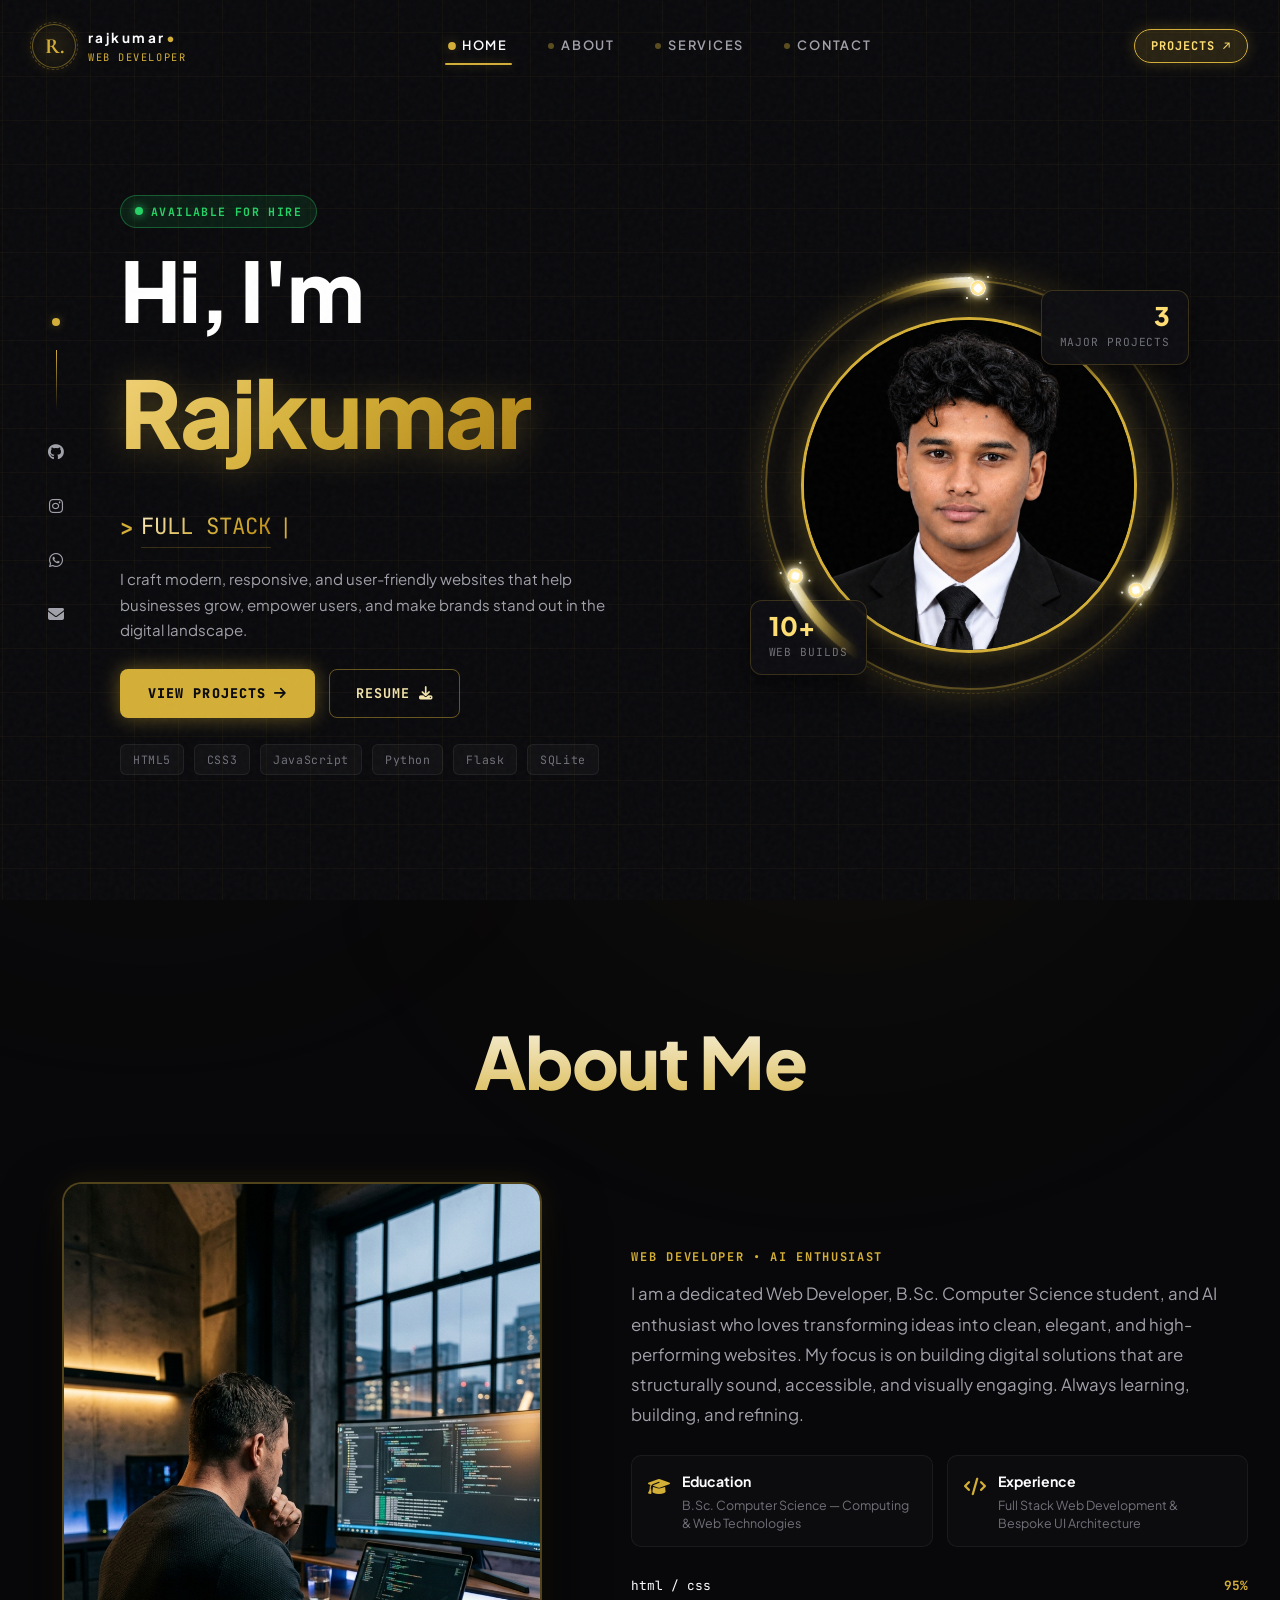
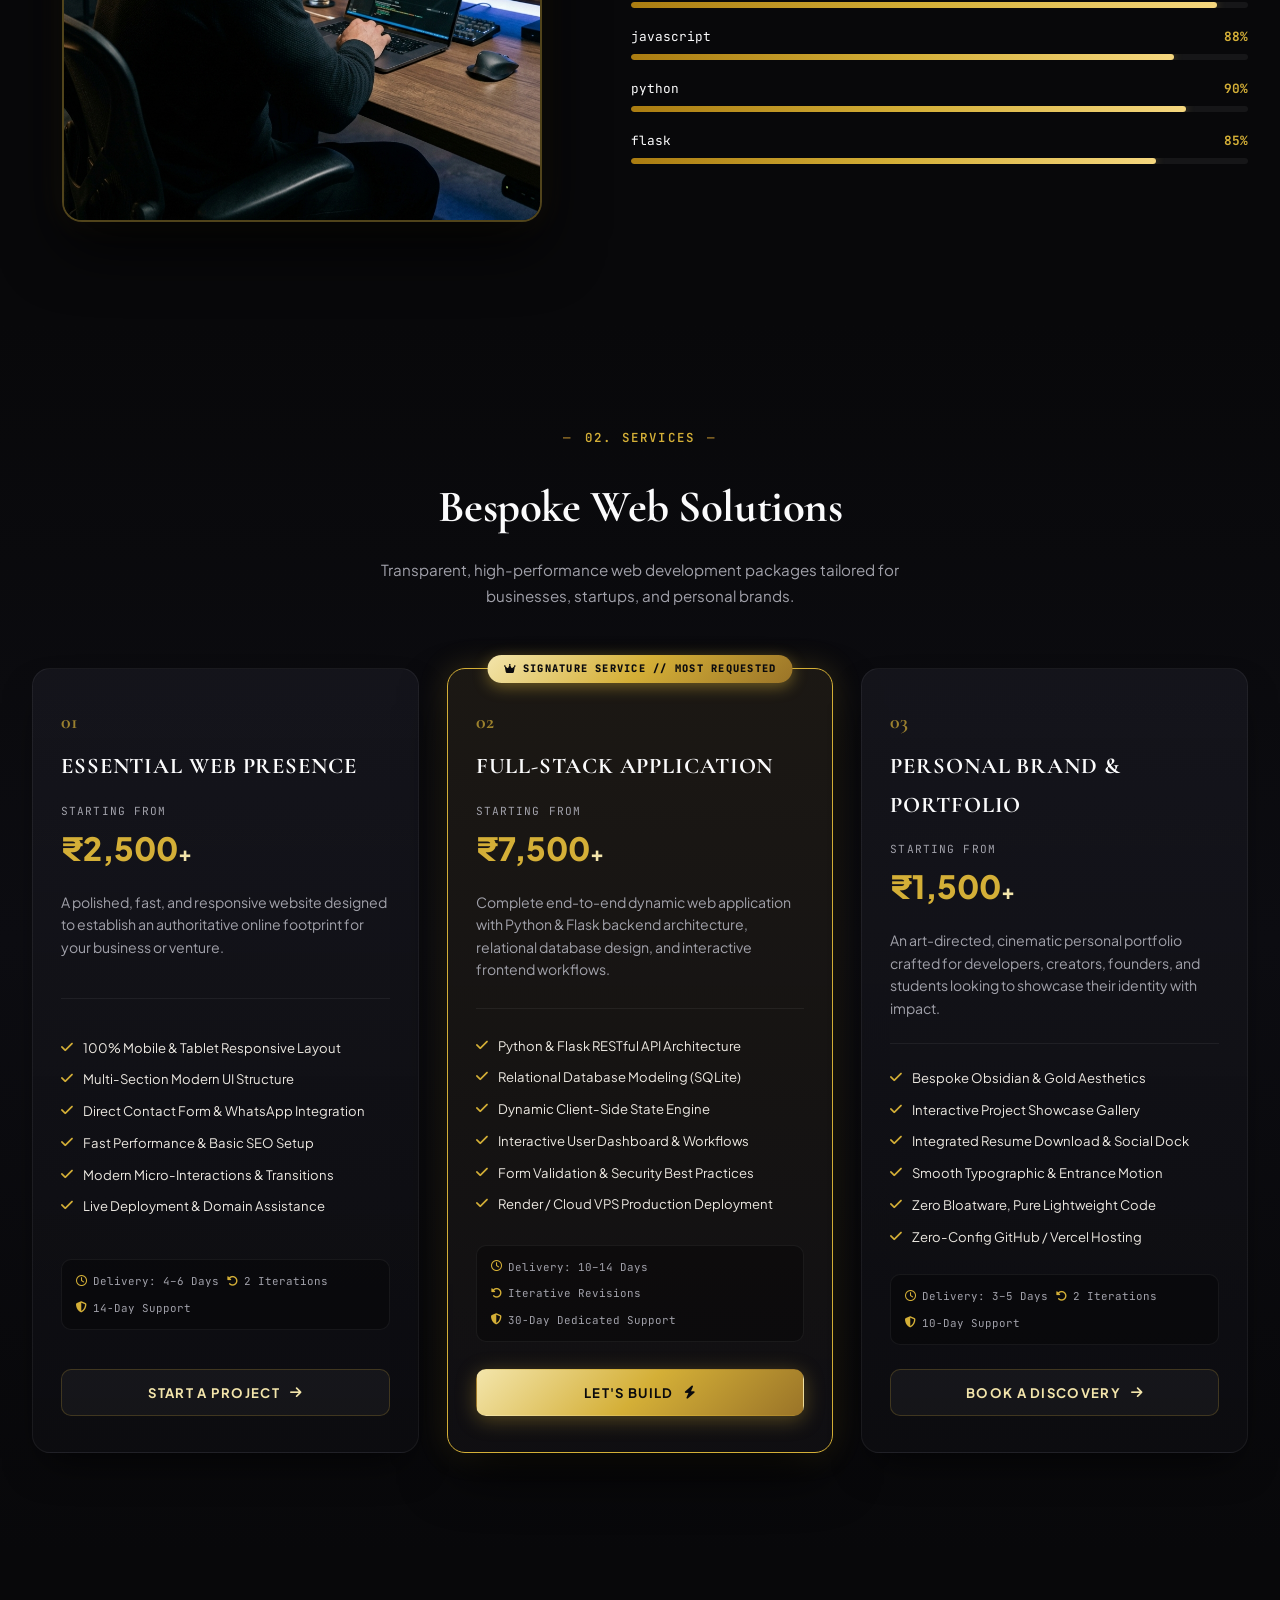
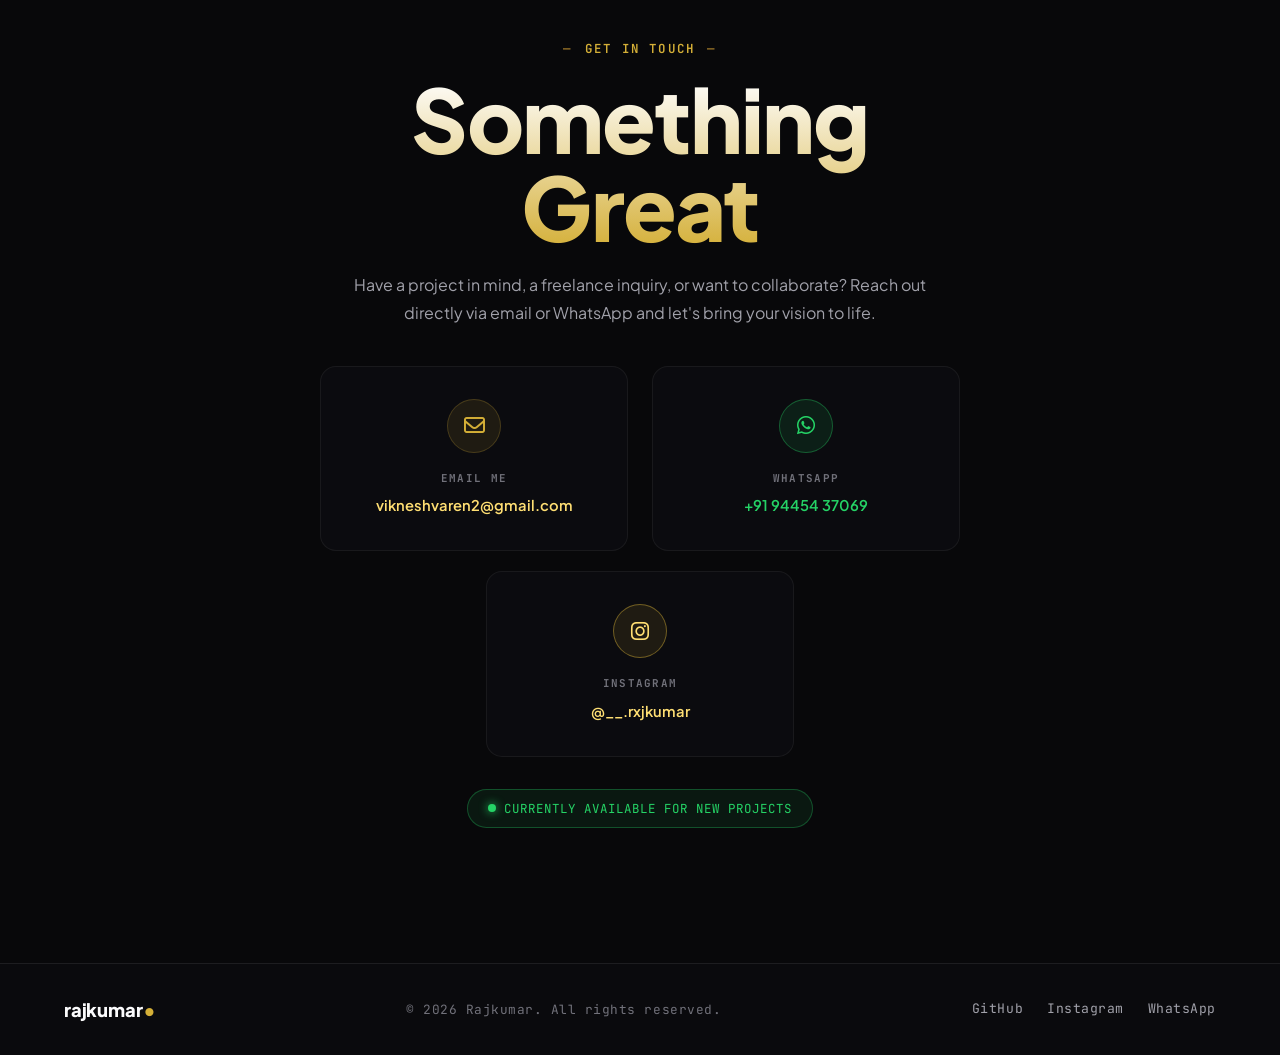
<file: index.html>
<!DOCTYPE html>
<html lang="en">

<head>
    <meta charset="UTF-8">
    <meta name="viewport" content="width=device-width, initial-scale=1.0">
    <title>Rajkumar — Web Developer &bull; AI Enthusiast &bull; Portfolio</title>
    <meta name="description"
        content="Rajkumar — Web Developer, B.Sc. Computer Science student & AI enthusiast crafting modern, responsive, and high-performance digital experiences.">
    <meta name="keywords"
        content="Rajkumar, Web Developer, Full-Stack, Python, Flask, JavaScript, HTML, CSS, Portfolio, Pet Nexa, Royal Rose Milk, Aurelis, Tamil Nadu">
    <meta name="author" content="Rajkumar">

    <!-- Google Fonts: Cormorant Garamond, Plus Jakarta Sans, Inter, JetBrains Mono -->
    <link rel="preconnect" href="https://fonts.googleapis.com">
    <link rel="preconnect" href="https://fonts.gstatic.com" crossorigin>
    <link
        href="https://fonts.googleapis.com/css2?family=Cormorant+Garamond:ital,wght@0,400;0,500;0,600;0,700;1,400;1,600&family=Great+Vibes&family=Inter:wght@300;400;500;600;700&family=JetBrains+Mono:wght@400;500;600&family=Plus+Jakarta+Sans:wght@400;500;600;700;800&display=swap"
        rel="stylesheet">

    <!-- FontAwesome 6.5 -->
    <link rel="stylesheet" href="https://cdnjs.cloudflare.com/ajax/libs/font-awesome/6.5.2/css/all.min.css">

    <!-- Stylesheets -->
    <link rel="stylesheet" href="style.css">
    <link rel="stylesheet" href="cinematic.css">
</head>

<body>

    <!-- =====================================================
         0. CINEMATIC ATMOSPHERE & BACKGROUND CANVAS
    ===================================================== -->
    <canvas id="cinematicCanvas" class="cinematic-canvas"></canvas>

    <!-- Subtle Film Grain & Ambient Atmosphere -->
    <div class="editorial-film-grain"></div>
    <div class="ambient-glow glow-top-right"></div>
    <div class="ambient-glow glow-center-left"></div>
    <div class="ambient-glow glow-bottom-right"></div>

    <!-- Mobile Drawer Backdrop Overlay -->
    <div class="mobile-nav-backdrop" id="mobileNavBackdrop"></div>

    <!-- =====================================================
         1. LUXURY MINIMALIST EDITORIAL LOADER
    ===================================================== -->
    <div id="intro" class="cinematic-loader" aria-hidden="true">
        <div class="loader-minimal-reveal">
            <div class="loader-monogram-symbol">R<span class="gold-dot">.</span></div>
            <div class="loader-gold-hairline-grow" id="loaderProgressFill"></div>
            <div class="loader-minimal-caption">
                <span class="loader-caption-name">RAJKUMAR</span>
                <span class="loader-caption-sep">&bull;</span>
                <span class="loader-caption-role">PORTFOLIO</span>
            </div>
        </div>
    </div>

    <!-- =====================================================
         2. TOP NAVIGATION BAR
    ===================================================== -->
    <header class="navbar" id="navbar">
        <div class="nav-container">
            <!-- Brand Monogram -->
            <a href="#home" class="nav-brand" aria-label="Rajkumar Home">
                <div class="brand-monogram-circle">R.</div>
                <div class="brand-text-col">
                    <span class="brand-title">rajkumar<span class="gold-dot">•</span></span>
                    <span class="brand-sub">WEB DEVELOPER</span>
                </div>
            </a>

            <!-- Top Navigation Links (Strict order: Home, About, Services, Contact, Projects) -->
            <nav class="nav-links" id="navLinks">
                <a href="#home" class="nav-item active"><span class="nav-point-circle"></span>HOME</a>
                <a href="#about" class="nav-item"><span class="nav-point-circle"></span>ABOUT</a>
                <a href="#services" class="nav-item"><span class="nav-point-circle"></span>SERVICES</a>
                <a href="#contact" class="nav-item"><span class="nav-point-circle"></span>CONTACT</a>
                <a href="projects.html" class="nav-item mobile-only-nav-item"><span class="nav-point-circle"></span>PROJECTS</a>
            </nav>

            <!-- Nav Actions -->
            <div class="nav-actions">
                <a href="projects.html" class="btn-nav-pill-projects">
                    <span>PROJECTS ↗</span>
                </a>
                <button class="mobile-toggle" id="mobileToggleBtn" aria-label="Toggle Navigation Menu" aria-expanded="false">
                    <span class="bar"></span>
                    <span class="bar"></span>
                    <span class="bar"></span>
                </button>
            </div>
        </div>
    </header>

    <main>
        <!-- =====================================================
             3. HERO / HOME SECTION (MATCHING SAMPLE SCREENSHOT 1)
        ===================================================== -->
        <section id="home" class="hero-section hero-tech-grid-bg">
            <div class="hero-layout-master">
                <!-- Left Vertical Social Rail -->
                <aside class="hero-rail-col">
                    <div class="rail-top-dot"></div>
                    <div class="rail-vertical-line"></div>
                    <div class="rail-social-links">
                        <a href="https://github.com/vikneshvaren2007" target="_blank" rel="noopener noreferrer"
                            class="rail-social-link" title="GitHub Profile">
                            <i class="fa-brands fa-github"></i>
                        </a>
                        <a href="https://www.instagram.com/__.rxjkumar?stkn=MWF0NG9keWlrYjBkdw==" target="_blank" rel="noopener noreferrer"
                            class="rail-social-link" title="Instagram Profile">
                            <i class="fa-brands fa-instagram"></i>
                        </a>
                        <a href="https://wa.me/919445437069" target="_blank" rel="noopener noreferrer"
                            class="rail-social-link" title="WhatsApp Chat">
                            <i class="fa-brands fa-whatsapp"></i>
                        </a>
                        <a href="mailto:vikneshvaren2@gmail.com" class="rail-social-link" title="Email Rajkumar">
                            <i class="fa-solid fa-envelope"></i>
                        </a>
                    </div>
                </aside>

                <!-- Center-Left Content -->
                <div class="hero-content-col">
                    <!-- Status Badge Pill (Screenshot 1) -->
                    <div class="badge-available-pill">
                        <span class="pulse-indicator"></span>
                        <span>AVAILABLE FOR HIRE</span>
                    </div>

                    <!-- Hi, I'm & Name -->
                    <div class="hero-hi-text">Hi, I'm</div>
                    <h1 class="hero-name-highlight">Rajkumar</h1>

                    <!-- Typewriter Terminal Role -->
                    <div class="hero-terminal-role">
                        <span class="prompt-chevron">&gt;</span>
                        <span id="heroTypingTitle" class="hero-typing-title">Full Stack Web Developer</span>
                        <span class="typing-cursor">|</span>
                    </div>

                    <div class="hero-narrative-box">
                        I craft modern, responsive, and user-friendly websites that help businesses grow, empower users,
                        and make brands stand out in the digital landscape.
                    </div>

                    <!-- Call to Action Group -->
                    <div class="hero-btn-row">
                        <a href="projects.html" class="btn-solid-glow">
                            <span>VIEW PROJECTS</span>
                            <i class="fa-solid fa-arrow-right"></i>
                        </a>
                        <a href="assets/Raj Kumar 10.pdf" download="Raj Kumar 10.pdf" target="_blank" class="btn-outline-glow">
                            <span>RESUME</span>
                            <i class="fa-solid fa-download"></i>
                        </a>
                    </div>

                    <!-- Tech Stack Pills Row (Screenshot 1) -->
                    <div class="hero-tech-pills-row">
                        <span class="hero-tech-mini-pill">HTML5</span>
                        <span class="hero-tech-mini-pill">CSS3</span>
                        <span class="hero-tech-mini-pill">JavaScript</span>
                        <span class="hero-tech-mini-pill">Python</span>
                        <span class="hero-tech-mini-pill">Flask</span>
                        <span class="hero-tech-mini-pill">SQLite</span>
                    </div>
                </div>

                <!-- Right Column: Orbital Stage with Rajkumar's Face (Screenshot 1) -->
                <div class="hero-portrait-col">
                    <div class="sample-orbit-avatar-container">
                        <!-- Static outer circular ring track (Fixed & Centered) -->
                        <div class="sample-orbit-ring" aria-hidden="true"></div>

                        <!-- 3 Navigation Dots Rotating Orbit System (120deg Spacing) -->
                        <div class="orbit-motion-system" aria-label="Circular Navigation Controls">
                            <!-- Shared SVG Filter & Gradient Definitions for Gold Trail -->
                            <svg class="orbit-trail-defs" aria-hidden="true" width="0" height="0">
                                <defs>
                                    <linearGradient id="orbitTrailGrad" x1="100%" y1="0%" x2="0%" y2="60%">
                                        <stop offset="0%" stop-color="#FFFFFF" stop-opacity="0.85" />
                                        <stop offset="25%" stop-color="#FFDF73" stop-opacity="0.6" />
                                        <stop offset="65%" stop-color="#D4AF37" stop-opacity="0.25" />
                                        <stop offset="100%" stop-color="#D4AF37" stop-opacity="0" />
                                    </linearGradient>
                                    <filter id="trailGlow" x="-30%" y="-30%" width="160%" height="160%">
                                        <feGaussianBlur stdDeviation="1.2" result="blur" />
                                        <feMerge>
                                            <feMergeNode in="blur" />
                                            <feMergeNode in="SourceGraphic" />
                                        </feMerge>
                                    </filter>
                                </defs>
                            </svg>

                            <!-- Dot 1: ABOUT (0deg / 12 o'clock) -->
                            <div class="orbit-slot slot-about">
                                <!-- Subtle circular light trail -->
                                <svg class="orbit-slot-trail" viewBox="0 0 100 100" aria-hidden="true">
                                    <path d="M 50 0.5 A 49.5 49.5 0 0 0 25.25 7.13" fill="none" stroke="url(#orbitTrailGrad)"
                                        stroke-width="2.5" stroke-linecap="round" filter="url(#trailGlow)" />
                                </svg>
                                <a href="#about" class="sample-satellite-dot" id="orbitDotAbout"
                                    data-orbit-target="about" aria-label="Navigate to About Me section" title="About Me">
                                    <!-- Spark Diamond Center Core -->
                                    <span class="spark-diamond" aria-hidden="true"></span>
                                    <!-- Surrounding Micro-Particle Stardust -->
                                    <span class="spark-particles" aria-hidden="true">
                                        <span class="spark-dust dust-1"></span>
                                        <span class="spark-dust dust-2"></span>
                                        <span class="spark-dust dust-3"></span>
                                        <span class="spark-dust dust-4"></span>
                                    </span>
                                    <span class="orbit-dot-tooltip">ABOUT</span>
                                </a>
                            </div>

                            <!-- Dot 2: PROJECTS (120deg / 4 o'clock) -> Project Gallery -->
                            <div class="orbit-slot slot-projects">
                                <!-- Subtle circular light trail -->
                                <svg class="orbit-slot-trail" viewBox="0 0 100 100" aria-hidden="true">
                                    <path d="M 50 0.5 A 49.5 49.5 0 0 0 25.25 7.13" fill="none" stroke="url(#orbitTrailGrad)"
                                        stroke-width="2.5" stroke-linecap="round" filter="url(#trailGlow)" />
                                </svg>
                                <a href="projects.html" class="sample-satellite-dot" id="orbitDotProjects"
                                    data-orbit-target="projects-gallery" aria-label="Navigate to Project Gallery"
                                    title="Project Gallery">
                                    <!-- Spark Diamond Center Core -->
                                    <span class="spark-diamond" aria-hidden="true"></span>
                                    <!-- Surrounding Micro-Particle Stardust -->
                                    <span class="spark-particles" aria-hidden="true">
                                        <span class="spark-dust dust-1"></span>
                                        <span class="spark-dust dust-2"></span>
                                        <span class="spark-dust dust-3"></span>
                                        <span class="spark-dust dust-4"></span>
                                    </span>
                                    <span class="orbit-dot-tooltip">PROJECTS</span>
                                </a>
                            </div>

                            <!-- Dot 3: CONTACT (240deg / 8 o'clock) -->
                            <div class="orbit-slot slot-contact">
                                <!-- Subtle circular light trail -->
                                <svg class="orbit-slot-trail" viewBox="0 0 100 100" aria-hidden="true">
                                    <path d="M 50 0.5 A 49.5 49.5 0 0 0 25.25 7.13" fill="none" stroke="url(#orbitTrailGrad)"
                                        stroke-width="2.5" stroke-linecap="round" filter="url(#trailGlow)" />
                                </svg>
                                <a href="#contact" class="sample-satellite-dot" id="orbitDotContact"
                                    data-orbit-target="contact" aria-label="Navigate to Contact section" title="Get in Touch">
                                    <!-- Spark Diamond Center Core -->
                                    <span class="spark-diamond" aria-hidden="true"></span>
                                    <!-- Surrounding Micro-Particle Stardust -->
                                    <span class="spark-particles" aria-hidden="true">
                                        <span class="spark-dust dust-1"></span>
                                        <span class="spark-dust dust-2"></span>
                                        <span class="spark-dust dust-3"></span>
                                        <span class="spark-dust dust-4"></span>
                                    </span>
                                    <span class="orbit-dot-tooltip">CONTACT</span>
                                </a>
                            </div>
                        </div>

                        <!-- Circular avatar with Rajkumar's actual photo -->
                        <div class="sample-avatar-circle">
                            <img src="images/raj-hero-new.jpg" alt="Rajkumar — Web Developer" class="sample-avatar-img">
                        </div>

                        <!-- Stat Badge Top Right: 3 Major Projects -->
                        <div class="sample-stat-badge badge-top-right">
                            <div class="sample-stat-val">3</div>
                            <div class="sample-stat-lbl">Major Projects</div>
                        </div>

                        <!-- Stat Badge Bottom Left: 10+ Web Builds -->
                        <div class="sample-stat-badge badge-bottom-left">
                            <div class="sample-stat-val">10+</div>
                            <div class="sample-stat-lbl">Web Builds</div>
                        </div>
                    </div>
                </div>
            </div>
        </section>

        <!-- =====================================================
             4. SECTION 01 — ABOUT ME (MATCHING SAMPLE SCREENSHOT 2)
        ===================================================== -->
        <section id="about" class="sample-about-section">
            <div class="editorial-container">
                <h2 class="sample-about-title">About Me</h2>

                <div class="sample-about-grid">
                    <!-- Left: Photo Frame with Strong Professional Developer (Face Obscured) -->
                    <div class="sample-about-photo-frame">
                        <img src="images/strong-developer.jpg" alt="Professional Software Engineer & Developer" class="sample-about-photo">
                    </div>

                    <!-- Right: Bio + Education + Experience + Small Core Skills -->
                    <div class="sample-about-content">
                        <div class="about-role-tag">WEB DEVELOPER &bull; AI ENTHUSIAST</div>
                        <p class="about-bio-text" style="font-size: 1.05rem; line-height: 1.8; margin-bottom: 24px; color: var(--text-muted);">
                            I am a dedicated Web Developer, B.Sc. Computer Science student, and AI enthusiast who loves
                            transforming ideas into clean, elegant, and high-performing websites. My focus is on
                            building digital solutions that are structurally sound, accessible, and
                            visually engaging. Always learning, building, and refining.
                        </p>

                        <!-- Education & Experience Highlights -->
                        <div class="about-credentials-grid">
                            <div class="about-credential-card">
                                <div class="credential-icon"><i class="fa-solid fa-graduation-cap"></i></div>
                                <div class="credential-info">
                                    <div class="credential-title">Education</div>
                                    <div class="credential-desc">B.Sc. Computer Science — Computing & Web Technologies</div>
                                </div>
                            </div>
                            <div class="about-credential-card">
                                <div class="credential-icon"><i class="fa-solid fa-code"></i></div>
                                <div class="credential-info">
                                    <div class="credential-title">Experience</div>
                                    <div class="credential-desc">Full Stack Web Development & Bespoke UI Architecture</div>
                                </div>
                            </div>
                        </div>

                        <!-- Small Core Skills (HTML, CSS, JavaScript, Python, Flask) -->
                        <div class="sample-skill-bars-stack">
                            <div class="sample-skill-row">
                                <div class="sample-skill-meta">
                                    <span class="skill-name">html / css</span>
                                    <span class="pct-val">95%</span>
                                </div>
                                <div class="sample-skill-track">
                                    <div class="sample-skill-fill" style="width: 95%;"></div>
                                </div>
                            </div>

                            <div class="sample-skill-row">
                                <div class="sample-skill-meta">
                                    <span class="skill-name">javascript</span>
                                    <span class="pct-val">88%</span>
                                </div>
                                <div class="sample-skill-track">
                                    <div class="sample-skill-fill" style="width: 88%;"></div>
                                </div>
                            </div>

                            <div class="sample-skill-row">
                                <div class="sample-skill-meta">
                                    <span class="skill-name">python</span>
                                    <span class="pct-val">90%</span>
                                </div>
                                <div class="sample-skill-track">
                                    <div class="sample-skill-fill" style="width: 90%;"></div>
                                </div>
                            </div>

                            <div class="sample-skill-row">
                                <div class="sample-skill-meta">
                                    <span class="skill-name">flask</span>
                                    <span class="pct-val">85%</span>
                                </div>
                                <div class="sample-skill-track">
                                    <div class="sample-skill-fill" style="width: 85%;"></div>
                                </div>
                            </div>
                        </div>
                    </div>
                </div>
            </div>
        </section>

        <!-- =====================================================
             5. SECTION 02 — SERVICES PACKAGES
        ===================================================== -->
        <section id="services" class="editorial-section services-cinematic-section">
            <div class="editorial-container">
                <div class="services-header-area">
                    <span class="sec-pill-tag">02. SERVICES</span>
                    <h2 class="sec-title-centered">Bespoke Web Solutions</h2>
                    <p class="sec-subtitle-centered">
                        Transparent, high-performance web development packages tailored for businesses, startups, and
                        personal brands.
                    </p>
                </div>

                <div class="services-cards-grid">
                    <!-- Service 01: Starter Web Presence -->
                    <article class="service-card">
                        <div class="service-card-top">
                            <span class="service-index-number">01</span>
                            <h3 class="service-title">ESSENTIAL WEB PRESENCE</h3>
                            <div class="service-pricing-row">
                                <span class="pricing-label">Starting from</span>
                                <span class="pricing-amount">₹2,500<span class="pricing-plus">+</span></span>
                            </div>
                            <p class="service-description">
                                A polished, fast, and responsive website designed to establish an authoritative online
                                footprint for your business or venture.
                            </p>
                        </div>

                        <div class="service-card-divider"></div>

                        <ul class="service-features-list">
                            <li><i class="fa-solid fa-check feature-check-icon"></i><span>100% Mobile &amp; Tablet
                                    Responsive Layout</span></li>
                            <li><i class="fa-solid fa-check feature-check-icon"></i><span>Multi-Section Modern UI
                                    Structure</span></li>
                            <li><i class="fa-solid fa-check feature-check-icon"></i><span>Direct Contact Form &amp;
                                    WhatsApp Integration</span></li>
                            <li><i class="fa-solid fa-check feature-check-icon"></i><span>Fast Performance &amp; Basic
                                    SEO Setup</span></li>
                            <li><i class="fa-solid fa-check feature-check-icon"></i><span>Modern Micro-Interactions &amp;
                                    Transitions</span></li>
                            <li><i class="fa-solid fa-check feature-check-icon"></i><span>Live Deployment &amp; Domain
                                    Assistance</span></li>
                        </ul>

                        <div class="service-meta-footer">
                            <div class="service-meta-pill">
                                <i class="fa-regular fa-clock"></i>
                                <span>Delivery: 4–6 Days</span>
                            </div>
                            <div class="service-meta-pill">
                                <i class="fa-solid fa-rotate-left"></i>
                                <span>2 Iterations</span>
                            </div>
                            <div class="service-meta-pill">
                                <i class="fa-solid fa-shield-halved"></i>
                                <span>14-Day Support</span>
                            </div>
                        </div>

                        <button class="btn-service-cta" onclick="selectServiceForContact('Essential Web Presence')">
                            <span>START A PROJECT</span>
                            <i class="fa-solid fa-arrow-right"></i>
                        </button>
                    </article>

                    <!-- Service 02: Full-Stack Web Application (Signature Service / Most Requested) -->
                    <article class="service-card service-card-signature">
                        <div class="signature-ribbon-badge">
                            <i class="fa-solid fa-crown"></i>
                            <span>SIGNATURE SERVICE // MOST REQUESTED</span>
                        </div>

                        <div class="service-card-top">
                            <span class="service-index-number">02</span>
                            <h3 class="service-title">FULL-STACK APPLICATION</h3>
                            <div class="service-pricing-row">
                                <span class="pricing-label">Starting from</span>
                                <span class="pricing-amount">₹7,500<span class="pricing-plus">+</span></span>
                            </div>
                            <p class="service-description">
                                Complete end-to-end dynamic web application with Python &amp; Flask backend
                                architecture, relational database design, and interactive frontend workflows.
                            </p>
                        </div>

                        <div class="service-card-divider"></div>

                        <ul class="service-features-list">
                            <li><i class="fa-solid fa-check feature-check-icon"></i><span>Python &amp; Flask RESTful API
                                    Architecture</span></li>
                            <li><i class="fa-solid fa-check feature-check-icon"></i><span>Relational Database Modeling
                                    (SQLite)</span></li>
                            <li><i class="fa-solid fa-check feature-check-icon"></i><span>Dynamic Client-Side State
                                    Engine</span></li>
                            <li><i class="fa-solid fa-check feature-check-icon"></i><span>Interactive User Dashboard &amp;
                                    Workflows</span></li>
                            <li><i class="fa-solid fa-check feature-check-icon"></i><span>Form Validation &amp; Security
                                    Best Practices</span></li>
                            <li><i class="fa-solid fa-check feature-check-icon"></i><span>Render / Cloud VPS Production
                                    Deployment</span></li>
                        </ul>

                        <div class="service-meta-footer">
                            <div class="service-meta-pill">
                                <i class="fa-regular fa-clock"></i>
                                <span>Delivery: 10–14 Days</span>
                            </div>
                            <div class="service-meta-pill">
                                <i class="fa-solid fa-rotate-left"></i>
                                <span>Iterative Revisions</span>
                            </div>
                            <div class="service-meta-pill">
                                <i class="fa-solid fa-shield-halved"></i>
                                <span>30-Day Dedicated Support</span>
                            </div>
                        </div>

                        <button class="btn-service-cta btn-signature-cta"
                            onclick="selectServiceForContact('Full-Stack Application')">
                            <span>LET'S BUILD</span>
                            <i class="fa-solid fa-bolt"></i>
                        </button>
                    </article>

                    <!-- Service 03: Personal Brand & Portfolio -->
                    <article class="service-card">
                        <div class="service-card-top">
                            <span class="service-index-number">03</span>
                            <h3 class="service-title">PERSONAL BRAND &amp; PORTFOLIO</h3>
                            <div class="service-pricing-row">
                                <span class="pricing-label">Starting from</span>
                                <span class="pricing-amount">₹1,500<span class="pricing-plus">+</span></span>
                            </div>
                            <p class="service-description">
                                An art-directed, cinematic personal portfolio crafted for developers, creators,
                                founders, and students looking to showcase their identity with impact.
                            </p>
                        </div>

                        <div class="service-card-divider"></div>

                        <ul class="service-features-list">
                            <li><i class="fa-solid fa-check feature-check-icon"></i><span>Bespoke Obsidian &amp; Gold
                                    Aesthetics</span></li>
                            <li><i class="fa-solid fa-check feature-check-icon"></i><span>Interactive Project Showcase
                                    Gallery</span></li>
                            <li><i class="fa-solid fa-check feature-check-icon"></i><span>Integrated Resume Download &amp;
                                    Social Dock</span></li>
                            <li><i class="fa-solid fa-check feature-check-icon"></i><span>Smooth Typographic &amp; Entrance
                                    Motion</span></li>
                            <li><i class="fa-solid fa-check feature-check-icon"></i><span>Zero Bloatware, Pure Lightweight
                                    Code</span></li>
                            <li><i class="fa-solid fa-check feature-check-icon"></i><span>Zero-Config GitHub / Vercel
                                    Hosting</span></li>
                        </ul>

                        <div class="service-meta-footer">
                            <div class="service-meta-pill">
                                <i class="fa-regular fa-clock"></i>
                                <span>Delivery: 3–5 Days</span>
                            </div>
                            <div class="service-meta-pill">
                                <i class="fa-solid fa-rotate-left"></i>
                                <span>2 Iterations</span>
                            </div>
                            <div class="service-meta-pill">
                                <i class="fa-solid fa-shield-halved"></i>
                                <span>10-Day Support</span>
                            </div>
                        </div>

                        <button class="btn-service-cta"
                            onclick="selectServiceForContact('Personal Brand &amp; Portfolio')">
                            <span>BOOK A DISCOVERY</span>
                            <i class="fa-solid fa-arrow-right"></i>
                        </button>
                    </article>
                </div>
            </div>
        </section>

        <!-- =====================================================
             6. SECTION 03 — CONTACT (MATCHING SAMPLE SCREENSHOT 3)
        ===================================================== -->
        <section id="contact" class="editorial-section contact-cinematic-section" style="padding-top: 80px; padding-bottom: 90px;">
            <div class="editorial-container" style="max-width: 900px; margin: 0 auto; text-align: center;">
                <span class="sec-pill-tag" style="margin-bottom: 16px;">GET IN TOUCH</span>
                <h2 class="sample-contact-title">Something<br>Great</h2>
                <p class="sec-subtitle-centered" style="max-width: 580px; margin: 0 auto 30px; font-size: 1rem; line-height: 1.7;">
                    Have a project in mind, a freelance inquiry, or want to collaborate? Reach out directly via email or WhatsApp and let's bring your vision to life.
                </p>

                <!-- Contact Touch Cards (Email, WhatsApp, Instagram) -->
                <div class="sample-contact-dual-cards">
                    <!-- Email Card -->
                    <a href="mailto:vikneshvaren2@gmail.com" class="sample-contact-touch-card">
                        <div class="sample-contact-icon-circle">
                            <i class="fa-regular fa-envelope"></i>
                        </div>
                        <span class="row-tag" style="margin-bottom: 6px; font-weight: 700;">EMAIL ME</span>
                        <span class="row-val" style="font-size: 0.92rem; word-break: break-all; color: var(--gold-bright);">vikneshvaren2@gmail.com</span>
                    </a>

                    <!-- WhatsApp Card -->
                    <a href="https://wa.me/919445437069" target="_blank" rel="noopener noreferrer" class="sample-contact-touch-card">
                        <div class="sample-contact-icon-circle" style="color: #25D366; border-color: rgba(37, 211, 102, 0.35); background: rgba(37, 211, 102, 0.1);">
                            <i class="fa-brands fa-whatsapp"></i>
                        </div>
                        <span class="row-tag" style="margin-bottom: 6px; font-weight: 700;">WHATSAPP</span>
                        <span class="row-val" style="font-size: 0.92rem; color: #25D366;">+91 94454 37069</span>
                    </a>
                </div>

                <!-- Centered Instagram Touch Card -->
                <div class="sample-contact-center-wrap">
                    <a href="https://www.instagram.com/__.rxjkumar?stkn=MWF0NG9keWlrYjBkdw==" target="_blank" rel="noopener noreferrer" class="sample-contact-touch-card sample-contact-touch-card-instagram">
                        <div class="sample-contact-icon-circle" style="color: var(--gold-bright); border-color: var(--border-gold-medium); background: rgba(212, 175, 55, 0.1);">
                            <i class="fa-brands fa-instagram"></i>
                        </div>
                        <span class="row-tag" style="margin-bottom: 6px; font-weight: 700;">INSTAGRAM</span>
                        <span class="row-val" style="font-size: 0.92rem; color: var(--gold-bright);">@__.rxjkumar</span>
                    </a>
                </div>

                <!-- Available Pill Centered (Screenshot 3) -->
                <div style="text-align: center; margin-bottom: 45px;">
                    <div class="sample-avail-pill-center">
                        <span class="pulse-indicator"></span>
                        <span>Currently available for new projects</span>
                    </div>
                </div>
            </div>
        </section>
    </main>

    <!-- =====================================================
         7. MINIMAL SINGLE-LINE FOOTER (MATCHING REFERENCE SCREENSHOT 1)
    ===================================================== -->
    <footer class="sundar-style-footer">
        <div class="sundar-footer-container">
            <div class="sundar-footer-brand">
                <span class="footer-monogram">rajkumar<span class="gold-dot">•</span></span>
            </div>
            <div class="sundar-footer-copy">
                &copy; 2026 Rajkumar. All rights reserved.
            </div>
            <div class="sundar-footer-socials">
                <a href="https://github.com/vikneshvaren2007" target="_blank" rel="noopener noreferrer"
                    class="sundar-social-link">GitHub</a>
                <a href="https://www.instagram.com/__.rxjkumar?stkn=MWF0NG9keWlrYjBkdw==" target="_blank" rel="noopener noreferrer"
                    class="sundar-social-link">Instagram</a>
                <a href="https://wa.me/919445437069" target="_blank" rel="noopener noreferrer"
                    class="sundar-social-link">WhatsApp</a>
            </div>
        </div>
    </footer>

    <!-- =====================================================
         9. INTERACTIVE PROJECT MODAL & LIVE SIMULATOR
    ===================================================== -->
    <div class="cinematic-modal-backdrop" id="projectModalBackdrop" onclick="closeProjectModal(event)"
        aria-hidden="true">
        <div class="cinematic-modal-window" onclick="event.stopPropagation()">
            <div class="modal-header">
                <div>
                    <span class="modal-badge-tag" id="modalBadge">PROJECT SHOWCASE</span>
                    <h3 class="modal-title-text" id="modalTitle">PET NEXA</h3>
                </div>
                <div class="modal-header-actions">
                    <a href="https://pet-nexa.onrender.com" target="_blank" rel="noopener noreferrer"
                        class="btn-modal-live-link" id="modalHeaderLiveLink" aria-label="Open live project website">
                        <i class="fa-solid fa-globe"></i>
                        <span>LIVE PROJECT ↗</span>
                    </a>
                    <button class="modal-close-button" onclick="closeProjectModal()" aria-label="Close modal">
                        <i class="fa-solid fa-xmark"></i>
                    </button>
                </div>
            </div>

            <!-- Modal Tabs -->
            <div class="modal-tab-bar">
                <button class="tab-btn active" id="tabBtnOverview" onclick="switchModalTab('tabOverview')">
                    01 // OVERVIEW
                </button>
                <button class="tab-btn" id="tabBtnSimulator" onclick="switchModalTab('tabSimulator')">
                    02 // LIVE SIMULATOR
                </button>
                <button class="tab-btn" id="tabBtnFeatures" onclick="switchModalTab('tabFeatures')">
                    03 // FEATURES MATRIX
                </button>
                <button class="tab-btn" id="tabBtnCode" onclick="switchModalTab('tabCode')">
                    04 // ARCHITECTURE
                </button>
            </div>

            <!-- Modal Body -->
            <div class="modal-body-area">
                <!-- TAB 1: OVERVIEW -->
                <div class="tab-pane active" id="tabOverview">
                    <div class="modal-overview-grid">
                        <div class="modal-image-box">
                            <img id="modalHeroImg" src="images/pet-nexa-dark-crest.jpg" alt="Project Visual Preview">
                        </div>
                        <div class="modal-text-box">
                            <h4 id="modalOverviewHeading" class="modal-subheading">Full-Stack Architecture</h4>
                            <p id="modalOverviewDesc" class="modal-paragraph">Overview description.</p>

                            <div class="modal-live-card">
                                <div class="modal-live-meta">
                                    <span class="modal-live-label">LIVE DEPLOYMENT:</span>
                                    <a id="modalOverviewLiveAnchor" href="https://pet-nexa.onrender.com" target="_blank"
                                        rel="noopener noreferrer"
                                        class="modal-live-anchor">https://pet-nexa.onrender.com</a>
                                </div>
                                <a id="modalOverviewLiveBtn" href="https://pet-nexa.onrender.com" target="_blank"
                                    rel="noopener noreferrer" class="btn-compact-cta">
                                    <span>OPEN LIVE PROJECT ↗</span>
                                </a>
                            </div>

                            <div class="modal-spec-grid" id="modalSpecGrid">
                                <!-- Injected dynamically -->
                            </div>
                        </div>
                    </div>
                </div>

                <!-- TAB 2: LIVE SIMULATOR -->
                <div class="tab-pane" id="tabSimulator">
                    <div id="simulatorContainer" class="simulator-box">
                        <!-- Loaded dynamically -->
                    </div>
                </div>

                <!-- TAB 3: FEATURES MATRIX -->
                <div class="tab-pane" id="tabFeatures">
                    <div class="features-grid" id="modalFeaturesGrid">
                        <!-- Injected dynamically -->
                    </div>
                </div>

                <!-- TAB 4: ARCHITECTURE -->
                <div class="tab-pane" id="tabCode">
                    <div class="code-container">
                        <div class="code-top">
                            <span class="code-file-name" id="codeLangTitle"><i class="fa-solid fa-terminal"></i>
                                FLASK_API_ROUTING.PY</span>
                            <button class="copy-code-action" onclick="copySnippet()"><i class="fa-regular fa-copy"></i>
                                COPY CODE</button>
                        </div>
                        <pre class="code-view"><code id="modalCodeSnippet"># Backend Architecture Pipeline</code></pre>
                    </div>
                </div>
            </div>

            <!-- Modal Footer -->
            <div class="modal-footer-bar">
                <span class="modal-note"><i class="fa-solid fa-code"></i> Engineered with precision architecture by
                    Rajkumar</span>
                <div class="modal-footer-actions">
                    <a id="modalFooterLiveLink" href="https://pet-nexa.onrender.com" target="_blank"
                        rel="noopener noreferrer" class="btn-footer-live">
                        <i class="fa-solid fa-globe"></i>
                        <span>LAUNCH LIVE SITE ↗</span>
                    </a>
                    <button class="btn-footer-close" onclick="closeProjectModal()">CLOSE</button>
                </div>
            </div>
        </div>
    </div>

    <!-- Toast Notification Popup -->
    <div id="toastNotification" class="copper-toast-popup" aria-live="polite">
        <i class="fa-solid fa-circle-check"></i>
        <span id="toastMessage">Copied to clipboard!</span>
    </div>

    <!-- Mobile Floating Action Command Dock -->
    <div class="mobile-action-dock" id="mobileActionDock">
        <a href="assets/Raj Kumar 10.pdf" download="Raj Kumar 10.pdf" target="_blank"
            class="dock-btn-primary" title="Download Resume">
            <i class="fa-solid fa-file-arrow-down"></i>
            <span>RESUME</span>
        </a>
        <a href="https://wa.me/919445437069" target="_blank" rel="noopener noreferrer" class="dock-btn-icon"
            title="Chat on WhatsApp">
            <i class="fa-brands fa-whatsapp"></i>
        </a>
        <a href="tel:+919445437069" class="dock-btn-icon" title="Call Rajkumar">
            <i class="fa-solid fa-phone"></i>
        </a>
        <a href="mailto:vikneshvaren2@gmail.com" class="dock-btn-icon" title="Email Rajkumar">
            <i class="fa-solid fa-envelope"></i>
        </a>
    </div>

    <!-- Script Engines -->
    <script src="script.js"></script>
    <script src="cinematic.js"></script>
</body>

</html>
</file>
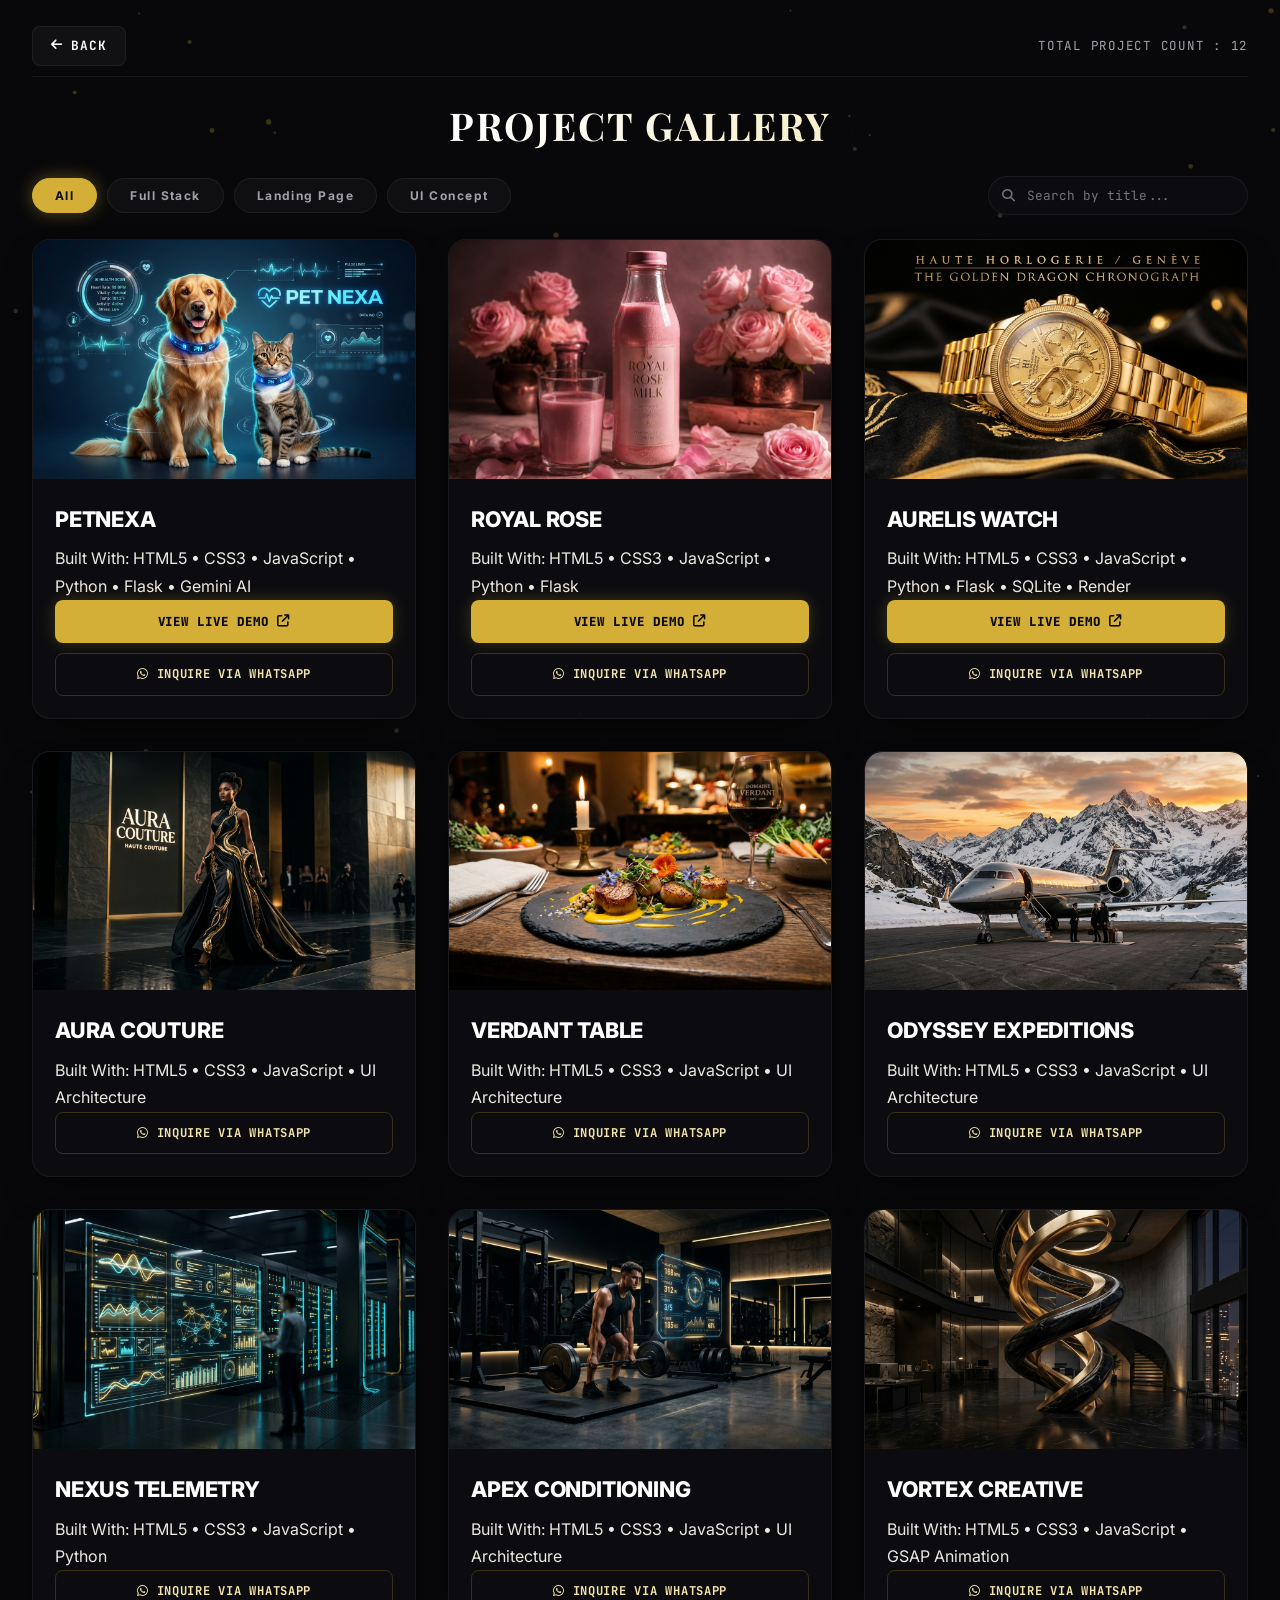
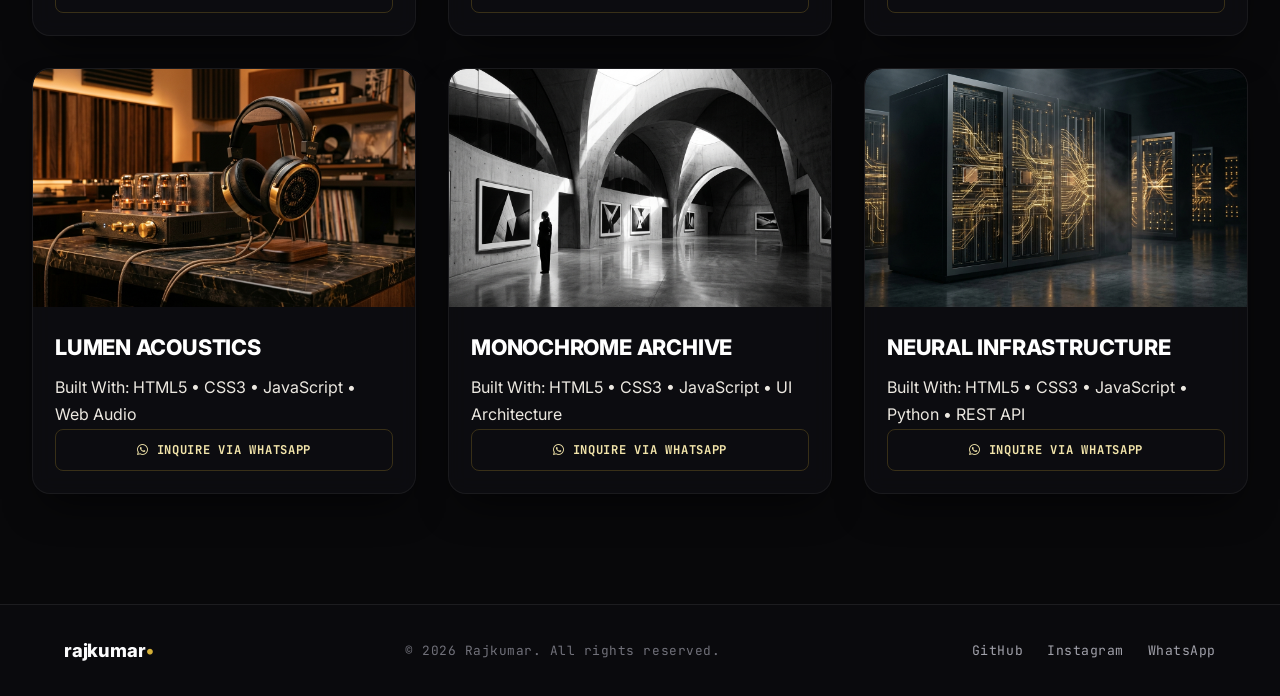
<file: projects.html>
<!DOCTYPE html>
<html lang="en">

<head>
    <meta charset="UTF-8">
    <meta name="viewport" content="width=device-width, initial-scale=1.0, maximum-scale=5.0">
    <meta http-equiv="X-UA-Compatible" content="IE=edge">
    <title>Project Gallery — Rajkumar | Web Developer Portfolio</title>
    <meta name="description"
        content="Explore the complete project gallery of Rajkumar — Full Stack Web Developer. Featuring flagship production builds: PetNexa, Royal Rose, Aurelis, and curated web design experiences.">
    <meta name="keywords"
        content="Rajkumar, Web Developer, Projects Gallery, PetNexa, Royal Rose, Aurelis, Full Stack, Python, Flask, SQLite, JavaScript, Luxury Watch E-Commerce">
    <meta name="author" content="Rajkumar">
    <meta name="theme-color" content="#0A0A0D">

    <!-- Preconnect Google Fonts -->
    <link rel="preconnect" href="https://fonts.googleapis.com">
    <link rel="preconnect" href="https://fonts.gstatic.com" crossorigin>
    <link
        href="https://fonts.googleapis.com/css2?family=Cinzel:wght@500;600;700;800;900&family=Inter:wght@300;400;500;600;700&family=JetBrains+Mono:wght@400;500;600&family=Playfair+Display:ital,wght@0,600;0,700;1,400&display=swap"
        rel="stylesheet">

    <!-- FontAwesome 6 Pro CDN -->
    <link rel="stylesheet" href="https://cdnjs.cloudflare.com/ajax/libs/font-awesome/6.4.0/css/all.min.css"
        integrity="sha512-iecdLmaskl7CVkqkXNQ/ZH/XLlvWZOJyj7Yy7tcenmpD1ypASozpmT/E0iPtmFIB46ZmdtAc9eNBvH0H/ZpiBw=="
        crossorigin="anonymous" referrerpolicy="no-referrer" />

    <!-- Core Stylesheet -->
    <link rel="stylesheet" href="style.css">
    <link rel="stylesheet" href="cinematic.css">
</head>

<body class="editorial-body" id="top">
    <!-- Cinematic Canvas for Celestial Starfield & Shooting Stars -->
    <canvas id="cinematicCanvas" class="cinematic-canvas"></canvas>

    <!-- Mobile Navigation Drawer Backdrop -->
    <div class="mobile-nav-backdrop" id="mobileNavBackdrop"></div>

    <main class="projects-gallery-main">
        <!-- =====================================================
             PROJECT GALLERY SHOWCASE
        ===================================================== -->
        <section class="editorial-section projects-gallery-section">
            <div class="editorial-container">
                <!-- Gallery Top Nav Bar -->
                <div class="gallery-top-nav-bar">
                    <a href="index.html" class="btn-gallery-back" id="btnGalleryBack">
                        <i class="fa-solid fa-arrow-left"></i>
                        <span>BACK</span>
                    </a>
                    <span class="gallery-count-badge" id="galleryCountBadge">TOTAL PROJECT COUNT : 12</span>
                </div>

                <!-- Project Gallery Heading -->
                <div class="gallery-header-area">
                    <h1 class="gallery-page-title">Project Gallery</h1>
                </div>

                <!-- Filter & Search Row (Screenshot 4) -->
                <div class="gallery-filter-search-row">
                    <div class="gallery-filters-bar" id="galleryFiltersBar">
                        <button class="gallery-filter-pill active" data-filter="all">All</button>
                        <button class="gallery-filter-pill" data-filter="fullstack">Full Stack</button>
                        <button class="gallery-filter-pill" data-filter="landing">Landing Page</button>
                        <button class="gallery-filter-pill" data-filter="concept">UI Concept</button>
                    </div>

                    <div class="gallery-search-input-wrap">
                        <i class="fa-solid fa-magnifying-glass gallery-search-icon"></i>
                        <input type="text" id="projectSearchInput" class="gallery-search-input"
                            placeholder="Search by title...">
                    </div>
                </div>

                <!-- Project Cards Grid (Consistent Heights & Premium Metallic Hardware Dots) -->
                <div class="projects-gallery-grid" id="projectsGalleryGrid">

                    <!-- ==============================================
                         01. PETNEXA
                         ============================================== -->
                    <article class="gallery-card browser-card-frame" data-category="fullstack">
                        <div class="browser-card-poster-box">
                            <img src="images/pet-nexa-hero.jpg" alt="PETNEXA — AI Pet Care Platform"
                                class="browser-card-poster" onerror="this.src='images/pet-nexa-dog-poster.jpg'">
                        </div>
                        <div class="browser-card-body">
                            <h3 class="browser-card-title">PETNEXA</h3>
                            <div class="browser-card-built-with">
                                <span class="built-with-label">Built With:</span>
                                <span class="built-with-stack">HTML5 • CSS3 • JavaScript • Python • Flask • Gemini AI</span>
                            </div>
                            <div class="browser-card-double-btns">
                                <a href="https://pet-nexa.onrender.com" target="_blank" rel="noopener noreferrer"
                                    class="btn-card-demo-solid">
                                    <span>VIEW LIVE DEMO</span>
                                    <i class="fa-solid fa-arrow-up-right-from-square"></i>
                                </a>
                                <a href="https://wa.me/919445437069?text=Hello%20rajkumar!%20I'm%20interested%20in%20your%20project:%20PETNEXA.%20Could%20you%20provide%20more%20details%20about%20the%20features%20and%20pricing%3F"
                                    target="_blank" rel="noopener noreferrer" class="btn-card-wa-outline"
                                    data-whatsapp-project="PETNEXA">
                                    <i class="fa-brands fa-whatsapp"></i>
                                    <span>INQUIRE VIA WHATSAPP</span>
                                </a>
                            </div>
                        </div>
                    </article>

                    <!-- ==============================================
                         02. ROYAL ROSE
                         ============================================== -->
                    <article class="gallery-card browser-card-frame" data-category="landing">
                        <div class="browser-card-poster-box">
                            <img src="images/royal-rose-milk.jpg" alt="ROYAL ROSE — Luxury Beverage Experience"
                                class="browser-card-poster">
                        </div>
                        <div class="browser-card-body">
                            <h3 class="browser-card-title">ROYAL ROSE</h3>
                            <div class="browser-card-built-with">
                                <span class="built-with-label">Built With:</span>
                                <span class="built-with-stack">HTML5 • CSS3 • JavaScript • Python • Flask</span>
                            </div>
                            <div class="browser-card-double-btns">
                                <a href="https://royal-rosegunicorn-app-ap.onrender.com" target="_blank" rel="noopener noreferrer"
                                    class="btn-card-demo-solid">
                                    <span>VIEW LIVE DEMO</span>
                                    <i class="fa-solid fa-arrow-up-right-from-square"></i>
                                </a>
                                <a href="https://wa.me/919445437069?text=Hello%20rajkumar!%20I'm%20interested%20in%20your%20project:%20ROYAL%20ROSE.%20Could%20you%20provide%20more%20details%20about%20the%20features%20and%20pricing%3F"
                                    target="_blank" rel="noopener noreferrer" class="btn-card-wa-outline"
                                    data-whatsapp-project="ROYAL ROSE">
                                    <i class="fa-brands fa-whatsapp"></i>
                                    <span>INQUIRE VIA WHATSAPP</span>
                                </a>
                            </div>
                        </div>
                    </article>

                    <!-- ==============================================
                         03. AURELIS WATCH
                         ============================================== -->
                    <article class="gallery-card browser-card-frame" data-category="fullstack">
                        <div class="browser-card-poster-box">
                            <img src="images/projects/aurelis-watch.jpg" alt="AURELIS WATCH — Luxury Watch E-Commerce Platform"
                                class="browser-card-poster watch-poster-fit">
                        </div>
                        <div class="browser-card-body">
                            <h3 class="browser-card-title">AURELIS WATCH</h3>
                            <div class="browser-card-built-with">
                                <span class="built-with-label">Built With:</span>
                                <span class="built-with-stack">HTML5 • CSS3 • JavaScript • Python • Flask • SQLite • Render</span>
                            </div>
                            <div class="browser-card-double-btns">
                                <a href="https://aurelis-watch.onrender.com" target="_blank" rel="noopener noreferrer"
                                    class="btn-card-demo-solid">
                                    <span>VIEW LIVE DEMO</span>
                                    <i class="fa-solid fa-arrow-up-right-from-square"></i>
                                </a>
                                <a href="https://wa.me/919445437069?text=Hello%20rajkumar!%20I'm%20interested%20in%20your%20project:%20AURELIS%20WATCH.%20Could%20you%20provide%20more%20details%20about%20the%20features%20and%20pricing%3F"
                                    target="_blank" rel="noopener noreferrer" class="btn-card-wa-outline"
                                    data-whatsapp-project="AURELIS WATCH">
                                    <i class="fa-brands fa-whatsapp"></i>
                                    <span>INQUIRE VIA WHATSAPP</span>
                                </a>
                            </div>
                        </div>
                    </article>

                    <!-- ==============================================
                         04. AURA COUTURE
                         ============================================== -->
                    <article class="gallery-card browser-card-frame" data-category="concept">
                        <div class="browser-card-poster-box">
                            <img src="images/projects/aura-couture.jpg" alt="AURA COUTURE — Luxury Haute Couture Atelier"
                                class="browser-card-poster">
                        </div>
                        <div class="browser-card-body">
                            <h3 class="browser-card-title">AURA COUTURE</h3>
                            <div class="browser-card-built-with">
                                <span class="built-with-label">Built With:</span>
                                <span class="built-with-stack">HTML5 • CSS3 • JavaScript • UI Architecture</span>
                            </div>
                            <div class="browser-card-double-btns">
                                <a href="https://wa.me/919445437069?text=Hello%20rajkumar!%20I'm%20interested%20in%20your%20project:%20AURA%20COUTURE.%20Could%20you%20provide%20more%20details%20about%20the%20features%20and%20pricing%3F"
                                    target="_blank" rel="noopener noreferrer" class="btn-card-wa-outline"
                                    data-whatsapp-project="AURA COUTURE">
                                    <i class="fa-brands fa-whatsapp"></i>
                                    <span>INQUIRE VIA WHATSAPP</span>
                                </a>
                            </div>
                        </div>
                    </article>

                    <!-- ==============================================
                         05. VERDANT TABLE
                         ============================================== -->
                    <article class="gallery-card browser-card-frame" data-category="concept">
                        <div class="browser-card-poster-box">
                            <img src="images/projects/verdant-table.jpg" alt="VERDANT TABLE — Artisanal Culinary Experience"
                                class="browser-card-poster">
                        </div>
                        <div class="browser-card-body">
                            <h3 class="browser-card-title">VERDANT TABLE</h3>
                            <div class="browser-card-built-with">
                                <span class="built-with-label">Built With:</span>
                                <span class="built-with-stack">HTML5 • CSS3 • JavaScript • UI Architecture</span>
                            </div>
                            <div class="browser-card-double-btns">
                                <a href="https://wa.me/919445437069?text=Hello%20rajkumar!%20I'm%20interested%20in%20your%20project:%20VERDANT%20TABLE.%20Could%20you%20provide%20more%20details%20about%20the%20features%20and%20pricing%3F"
                                    target="_blank" rel="noopener noreferrer" class="btn-card-wa-outline"
                                    data-whatsapp-project="VERDANT TABLE">
                                    <i class="fa-brands fa-whatsapp"></i>
                                    <span>INQUIRE VIA WHATSAPP</span>
                                </a>
                            </div>
                        </div>
                    </article>

                    <!-- ==============================================
                         06. ODYSSEY EXPEDITIONS
                         ============================================== -->
                    <article class="gallery-card browser-card-frame" data-category="concept">
                        <div class="browser-card-poster-box">
                            <img src="images/projects/odyssey-expeditions.jpg" alt="ODYSSEY EXPEDITIONS — Luxury Travel Platform"
                                class="browser-card-poster">
                        </div>
                        <div class="browser-card-body">
                            <h3 class="browser-card-title">ODYSSEY EXPEDITIONS</h3>
                            <div class="browser-card-built-with">
                                <span class="built-with-label">Built With:</span>
                                <span class="built-with-stack">HTML5 • CSS3 • JavaScript • UI Architecture</span>
                            </div>
                            <div class="browser-card-double-btns">
                                <a href="https://wa.me/919445437069?text=Hello%20rajkumar!%20I'm%20interested%20in%20your%20project:%20ODYSSEY%20EXPEDITIONS.%20Could%20you%20provide%20more%20details%20about%20the%20features%20and%20pricing%3F"
                                    target="_blank" rel="noopener noreferrer" class="btn-card-wa-outline"
                                    data-whatsapp-project="ODYSSEY EXPEDITIONS">
                                    <i class="fa-brands fa-whatsapp"></i>
                                    <span>INQUIRE VIA WHATSAPP</span>
                                </a>
                            </div>
                        </div>
                    </article>

                    <!-- ==============================================
                         07. NEXUS TELEMETRY
                         ============================================== -->
                    <article class="gallery-card browser-card-frame" data-category="concept">
                        <div class="browser-card-poster-box">
                            <img src="images/projects/nexus-telemetry.jpg" alt="NEXUS TELEMETRY — Cloud Analytics Platform"
                                class="browser-card-poster">
                        </div>
                        <div class="browser-card-body">
                            <h3 class="browser-card-title">NEXUS TELEMETRY</h3>
                            <div class="browser-card-built-with">
                                <span class="built-with-label">Built With:</span>
                                <span class="built-with-stack">HTML5 • CSS3 • JavaScript • Python</span>
                            </div>
                            <div class="browser-card-double-btns">
                                <a href="https://wa.me/919445437069?text=Hello%20rajkumar!%20I'm%20interested%20in%20your%20project:%20NEXUS%20TELEMETRY.%20Could%20you%20provide%20more%20details%20about%20the%20features%20and%20pricing%3F"
                                    target="_blank" rel="noopener noreferrer" class="btn-card-wa-outline"
                                    data-whatsapp-project="NEXUS TELEMETRY">
                                    <i class="fa-brands fa-whatsapp"></i>
                                    <span>INQUIRE VIA WHATSAPP</span>
                                </a>
                            </div>
                        </div>
                    </article>

                    <!-- ==============================================
                         08. APEX CONDITIONING
                         ============================================== -->
                    <article class="gallery-card browser-card-frame" data-category="concept">
                        <div class="browser-card-poster-box">
                            <img src="images/projects/apex-conditioning.jpg" alt="APEX CONDITIONING — Athletic Performance Training"
                                class="browser-card-poster">
                        </div>
                        <div class="browser-card-body">
                            <h3 class="browser-card-title">APEX CONDITIONING</h3>
                            <div class="browser-card-built-with">
                                <span class="built-with-label">Built With:</span>
                                <span class="built-with-stack">HTML5 • CSS3 • JavaScript • UI Architecture</span>
                            </div>
                            <div class="browser-card-double-btns">
                                <a href="https://wa.me/919445437069?text=Hello%20rajkumar!%20I'm%20interested%20in%20your%20project:%20APEX%20CONDITIONING.%20Could%20you%20provide%20more%20details%20about%20the%20features%20and%20pricing%3F"
                                    target="_blank" rel="noopener noreferrer" class="btn-card-wa-outline"
                                    data-whatsapp-project="APEX CONDITIONING">
                                    <i class="fa-brands fa-whatsapp"></i>
                                    <span>INQUIRE VIA WHATSAPP</span>
                                </a>
                            </div>
                        </div>
                    </article>

                    <!-- ==============================================
                         09. VORTEX CREATIVE
                         ============================================== -->
                    <article class="gallery-card browser-card-frame" data-category="concept">
                        <div class="browser-card-poster-box">
                            <img src="images/projects/vortex-creative.jpg" alt="VORTEX CREATIVE — Avant-Garde Digital Studio"
                                class="browser-card-poster">
                        </div>
                        <div class="browser-card-body">
                            <h3 class="browser-card-title">VORTEX CREATIVE</h3>
                            <div class="browser-card-built-with">
                                <span class="built-with-label">Built With:</span>
                                <span class="built-with-stack">HTML5 • CSS3 • JavaScript • GSAP Animation</span>
                            </div>
                            <div class="browser-card-double-btns">
                                <a href="https://wa.me/919445437069?text=Hello%20rajkumar!%20I'm%20interested%20in%20your%20project:%20VORTEX%20CREATIVE.%20Could%20you%20provide%20more%20details%20about%20the%20features%20and%20pricing%3F"
                                    target="_blank" rel="noopener noreferrer" class="btn-card-wa-outline"
                                    data-whatsapp-project="VORTEX CREATIVE">
                                    <i class="fa-brands fa-whatsapp"></i>
                                    <span>INQUIRE VIA WHATSAPP</span>
                                </a>
                            </div>
                        </div>
                    </article>

                    <!-- ==============================================
                         10. LUMEN ACOUSTICS
                         ============================================== -->
                    <article class="gallery-card browser-card-frame" data-category="concept">
                        <div class="browser-card-poster-box">
                            <img src="images/projects/lumen-acoustics.jpg" alt="LUMEN ACOUSTICS — High-Fidelity Audio Engineering"
                                class="browser-card-poster">
                        </div>
                        <div class="browser-card-body">
                            <h3 class="browser-card-title">LUMEN ACOUSTICS</h3>
                            <div class="browser-card-built-with">
                                <span class="built-with-label">Built With:</span>
                                <span class="built-with-stack">HTML5 • CSS3 • JavaScript • Web Audio</span>
                            </div>
                            <div class="browser-card-double-btns">
                                <a href="https://wa.me/919445437069?text=Hello%20rajkumar!%20I'm%20interested%20in%20your%20project:%20LUMEN%20ACOUSTICS.%20Could%20you%20provide%20more%20details%20about%20the%20features%20and%20pricing%3F"
                                    target="_blank" rel="noopener noreferrer" class="btn-card-wa-outline"
                                    data-whatsapp-project="LUMEN ACOUSTICS">
                                    <i class="fa-brands fa-whatsapp"></i>
                                    <span>INQUIRE VIA WHATSAPP</span>
                                </a>
                            </div>
                        </div>
                    </article>

                    <!-- ==============================================
                         11. MONOCHROME ARCHIVE
                         ============================================== -->
                    <article class="gallery-card browser-card-frame" data-category="concept">
                        <div class="browser-card-poster-box">
                            <img src="images/projects/monochrome-archive.jpg" alt="MONOCHROME ARCHIVE — Fine Art Visual Gallery"
                                class="browser-card-poster">
                        </div>
                        <div class="browser-card-body">
                            <h3 class="browser-card-title">MONOCHROME ARCHIVE</h3>
                            <div class="browser-card-built-with">
                                <span class="built-with-label">Built With:</span>
                                <span class="built-with-stack">HTML5 • CSS3 • JavaScript • UI Architecture</span>
                            </div>
                            <div class="browser-card-double-btns">
                                <a href="https://wa.me/919445437069?text=Hello%20rajkumar!%20I'm%20interested%20in%20your%20project:%20MONOCHROME%20ARCHIVE.%20Could%20you%20provide%20more%20details%20about%20the%20features%20and%20pricing%3F"
                                    target="_blank" rel="noopener noreferrer" class="btn-card-wa-outline"
                                    data-whatsapp-project="MONOCHROME ARCHIVE">
                                    <i class="fa-brands fa-whatsapp"></i>
                                    <span>INQUIRE VIA WHATSAPP</span>
                                </a>
                            </div>
                        </div>
                    </article>

                    <!-- ==============================================
                         12. NEURAL INFRASTRUCTURE
                         ============================================== -->
                    <article class="gallery-card browser-card-frame" data-category="concept">
                        <div class="browser-card-poster-box">
                            <img src="images/projects/neural-infrastructure.jpg" alt="NEURAL INFRASTRUCTURE — AI Engine Pipeline"
                                class="browser-card-poster">
                        </div>
                        <div class="browser-card-body">
                            <h3 class="browser-card-title">NEURAL INFRASTRUCTURE</h3>
                            <div class="browser-card-built-with">
                                <span class="built-with-label">Built With:</span>
                                <span class="built-with-stack">HTML5 • CSS3 • JavaScript • Python • REST API</span>
                            </div>
                            <div class="browser-card-double-btns">
                                <a href="https://wa.me/919445437069?text=Hello%20rajkumar!%20I'm%20interested%20in%20your%20project:%20NEURAL%20INFRASTRUCTURE.%20Could%20you%20provide%20more%20details%20about%20the%20features%20and%20pricing%3F"
                                    target="_blank" rel="noopener noreferrer" class="btn-card-wa-outline"
                                    data-whatsapp-project="NEURAL INFRASTRUCTURE">
                                    <i class="fa-brands fa-whatsapp"></i>
                                    <span>INQUIRE VIA WHATSAPP</span>
                                </a>
                            </div>
                        </div>
                    </article>

                </div>
            </div>
        </section>
    </main>

    <!-- =====================================================
         MINIMAL SINGLE-LINE FOOTER (MATCHING REFERENCE SCREENSHOT 1)
    ===================================================== -->
    <footer class="sundar-style-footer">
        <div class="sundar-footer-container">
            <div class="sundar-footer-brand">
                <span class="footer-monogram">rajkumar<span class="gold-dot">•</span></span>
            </div>
            <div class="sundar-footer-copy">
                &copy; 2026 Rajkumar. All rights reserved.
            </div>
            <div class="sundar-footer-socials">
                <a href="https://github.com/vikneshvaren2007" target="_blank" rel="noopener noreferrer"
                    class="sundar-social-link">GitHub</a>
                <a href="https://www.instagram.com/__.rxjkumar?stkn=MWF0NG9keWlrYjBkdw==" target="_blank" rel="noopener noreferrer"
                    class="sundar-social-link">Instagram</a>
                <a href="https://wa.me/919445437069" target="_blank" rel="noopener noreferrer"
                    class="sundar-social-link">WhatsApp</a>
            </div>
        </div>
    </footer>

    <!-- Toast Notification Popup -->
    <div id="toastNotification" class="copper-toast-popup" aria-live="polite">
        <i class="fa-solid fa-circle-check"></i>
        <span id="toastMessage">Notification</span>
    </div>

    <!-- Script Engines -->
    <script src="script.js"></script>
    <script src="cinematic.js"></script>
</body>

</html>
</file>
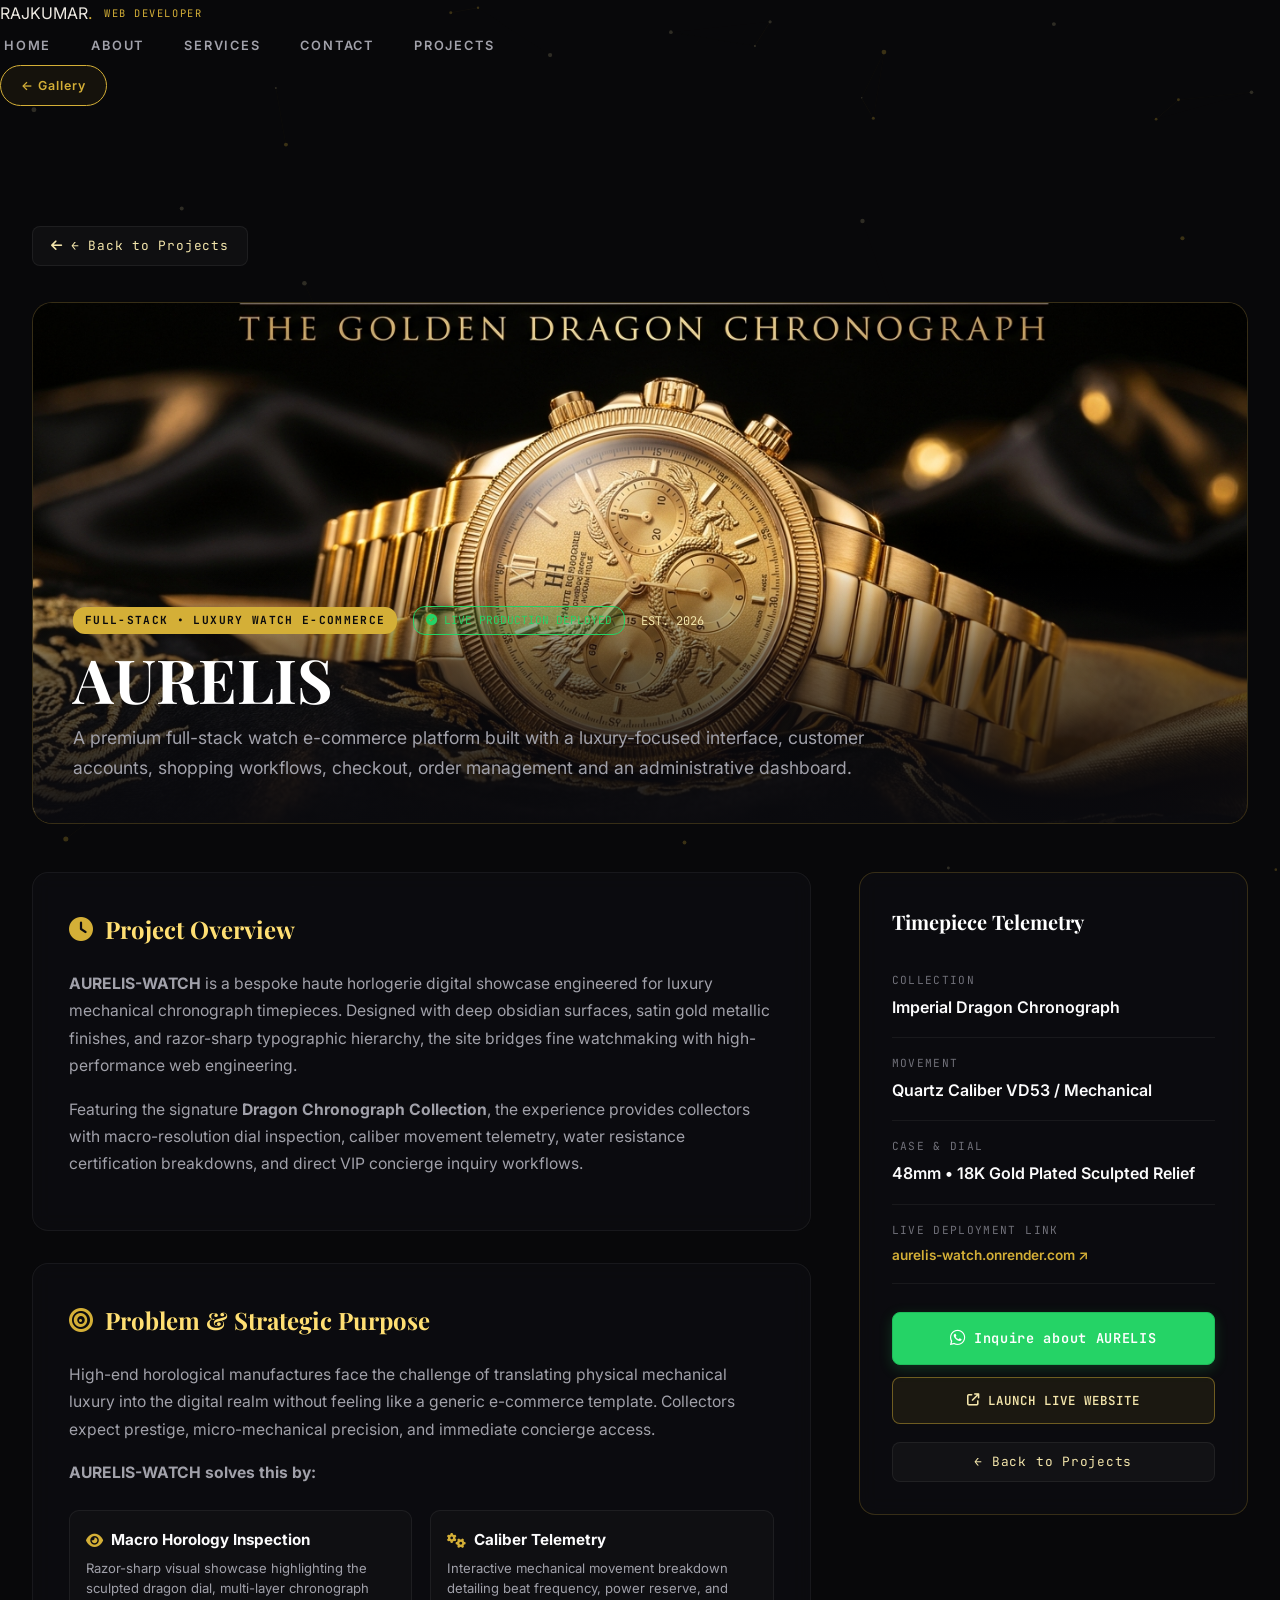
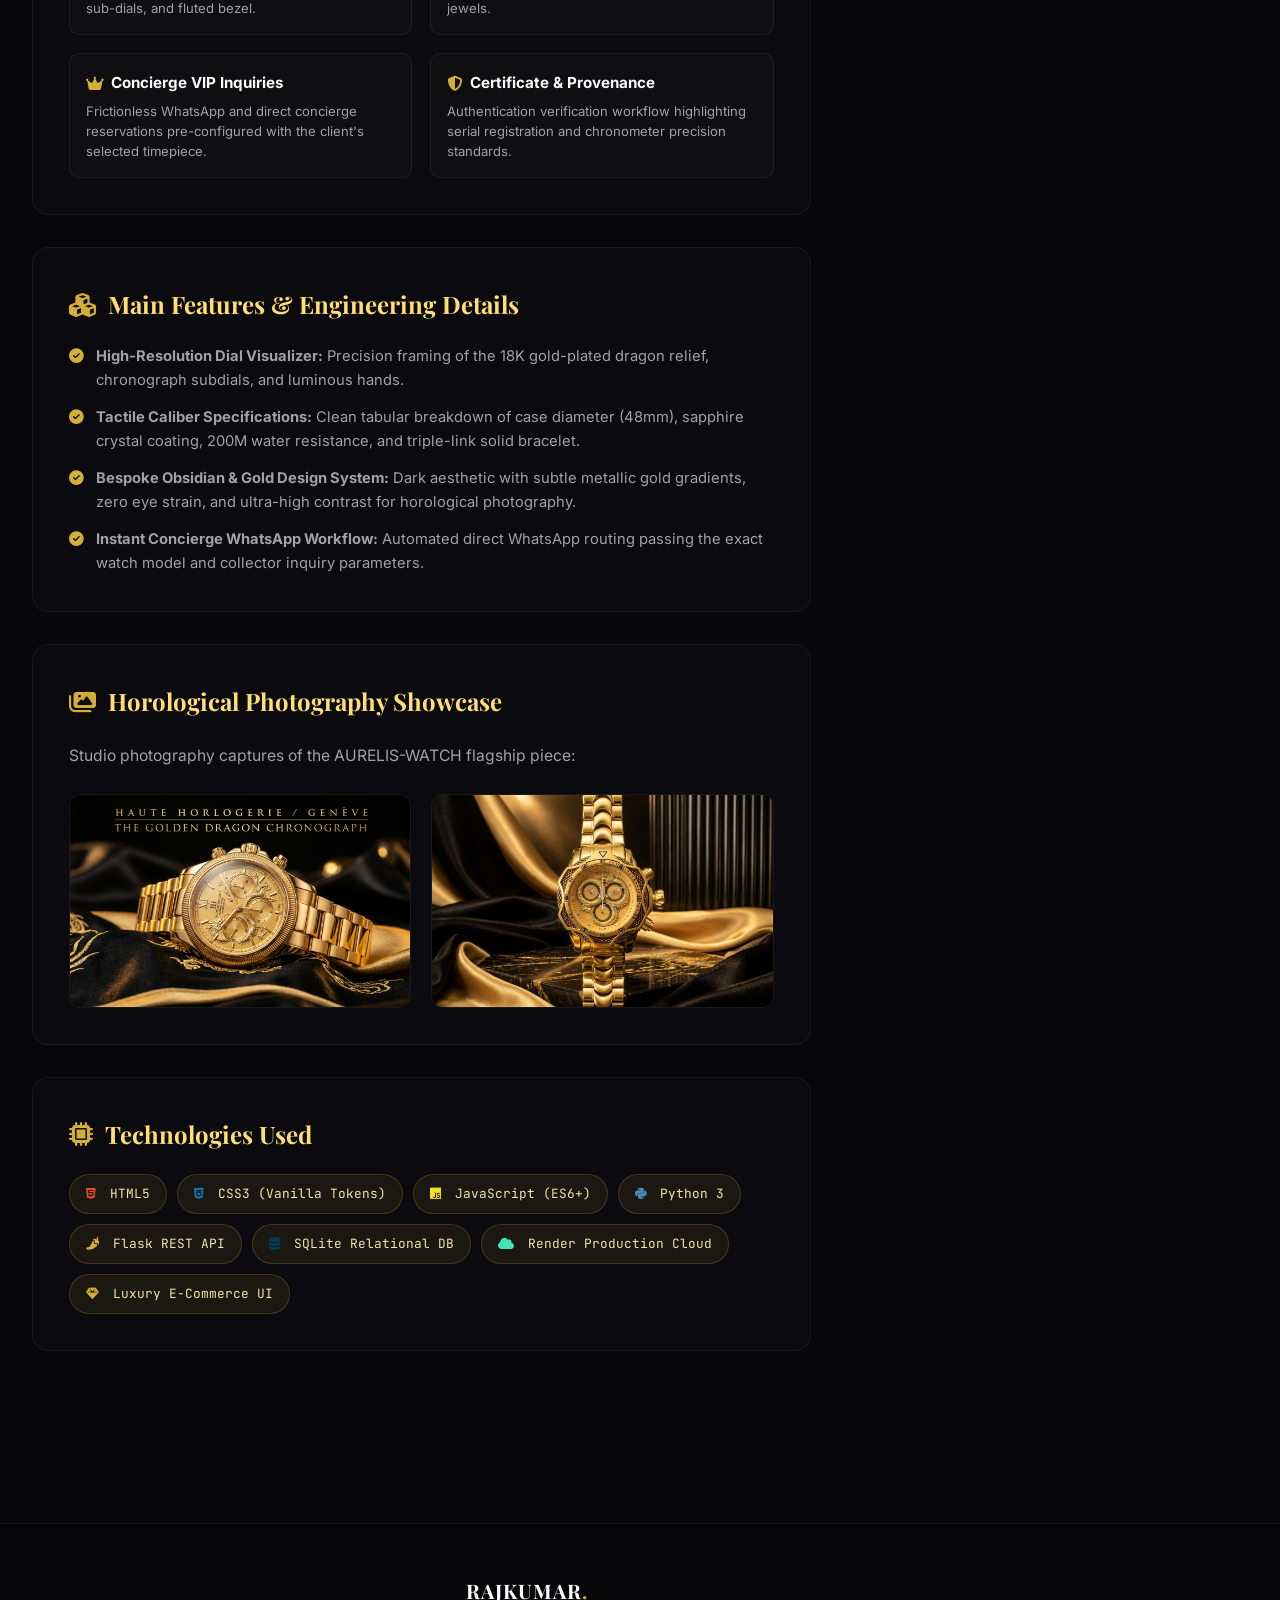
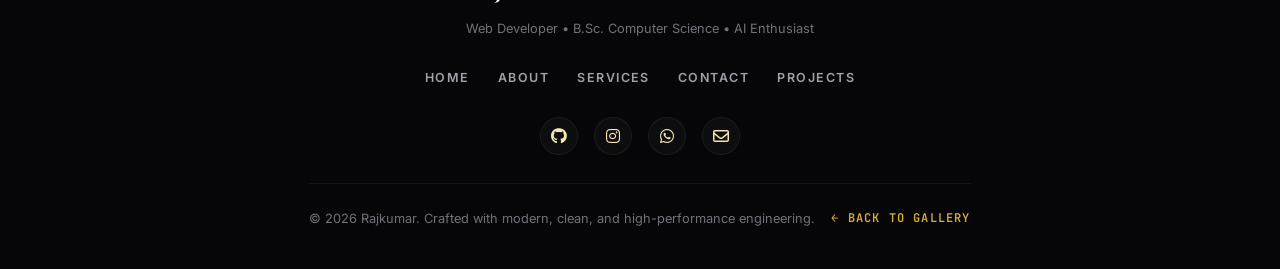
<file: projects/aurelis-watch.html>
<!DOCTYPE html>
<html lang="en">

<head>
    <meta charset="UTF-8">
    <meta name="viewport" content="width=device-width, initial-scale=1.0, maximum-scale=5.0">
    <title>AURELIS — Luxury Watch E-Commerce Case Study | Rajkumar Portfolio</title>
    <meta name="description"
        content="In-depth project case study for AURELIS — a premium full-stack watch e-commerce platform built with Python, Flask, SQLite, and luxury UI architecture.">
    <meta name="theme-color" content="#0A0A0D">

    <!-- Fonts -->
    <link rel="preconnect" href="https://fonts.googleapis.com">
    <link rel="preconnect" href="https://fonts.gstatic.com" crossorigin>
    <link
        href="https://fonts.googleapis.com/css2?family=Cinzel:wght@500;600;700;800;900&family=Inter:wght@300;400;500;600;700&family=JetBrains+Mono:wght@400;500;600&family=Playfair+Display:ital,wght@0,600;0,700;1,400&display=swap"
        rel="stylesheet">

    <!-- FontAwesome -->
    <link rel="stylesheet" href="https://cdnjs.cloudflare.com/ajax/libs/font-awesome/6.4.0/css/all.min.css"
        integrity="sha512-iecdLmaskl7CVkqkXNQ/ZH/XLlvWZOJyj7Yy7tcenmpD1ypASozpmT/E0iPtmFIB46ZmdtAc9eNBvH0H/ZpiBw=="
        crossorigin="anonymous" referrerpolicy="no-referrer" />

    <!-- Core Stylesheets -->
    <link rel="stylesheet" href="../style.css">
    <link rel="stylesheet" href="../cinematic.css">
</head>

<body class="editorial-body">
    <canvas id="cinematicCanvas" class="cinematic-canvas"></canvas>
    <div class="mobile-nav-backdrop" id="mobileNavBackdrop"></div>

    <!-- Persistent Header Navigation -->
    <header class="navbar-wrapper" id="navbar">
        <div class="navbar-container">
            <a href="../index.html" class="nav-brand" aria-label="Rajkumar Home">
                <span class="brand-monogram">RAJKUMAR<span class="gold-dot">.</span></span>
                <span class="brand-sub">WEB DEVELOPER</span>
            </a>

            <nav class="nav-links" id="navLinks">
                <a href="../index.html#home" class="nav-item">HOME</a>
                <a href="../index.html#about" class="nav-item">ABOUT</a>
                <a href="../index.html#services" class="nav-item">SERVICES</a>
                <a href="../index.html#contact" class="nav-item">CONTACT</a>
                <a href="../projects.html" class="nav-item active">PROJECTS</a>
            </nav>

            <div class="nav-actions">
                <a href="../projects.html" class="btn-nav-cta">
                    <span>&larr; Gallery</span>
                </a>
                <button class="mobile-toggle" id="mobileToggleBtn" aria-label="Toggle Navigation Menu">
                    <span class="bar"></span>
                    <span class="bar"></span>
                    <span class="bar"></span>
                </button>
            </div>
        </div>
    </header>

    <main class="case-study-page">
        <div class="editorial-container">
            <!-- Back to Projects Bar (Returns to Project Gallery, NOT home) -->
            <div class="back-to-projects-bar">
                <a href="../projects.html" class="btn-back-projects">
                    <i class="fa-solid fa-arrow-left"></i>
                    <span>&larr; Back to Projects</span>
                </a>
            </div>

            <!-- Case Study Hero Banner -->
            <div class="case-study-hero">
                <img src="../images/projects/watch.jpg" alt="AURELIS-WATCH Gold Chronograph Timepiece" class="case-study-hero-img">
                <div class="case-study-hero-overlay">
                    <div class="case-study-meta-strip">
                        <span class="case-study-tag">FULL-STACK &bull; LUXURY WATCH E-COMMERCE</span>
                        <span class="case-study-status"><i class="fa-solid fa-circle-check"></i> LIVE PRODUCTION DEPLOYED</span>
                        <span style="font-family: var(--font-mono); font-size: 0.75rem; color: var(--gold-light);">EST. 2026</span>
                    </div>
                    <h1 class="case-study-title">AURELIS</h1>
                    <p class="case-study-tagline">
                        A premium full-stack watch e-commerce platform built with a luxury-focused interface, customer accounts, shopping workflows, checkout, order management and an administrative dashboard.
                    </p>
                </div>
            </div>

            <!-- Two-Column Case Study Body -->
            <div class="case-study-grid">
                <!-- Left: Deep Technical Narrative -->
                <div class="case-study-main">
                    <!-- Section 1: Introduction -->
                    <section class="case-study-block">
                        <h3><i class="fa-solid fa-clock" style="color:var(--gold-main);"></i> Project Overview</h3>
                        <p>
                            <strong>AURELIS-WATCH</strong> is a bespoke haute horlogerie digital showcase engineered for luxury mechanical chronograph timepieces. Designed with deep obsidian surfaces, satin gold metallic finishes, and razor-sharp typographic hierarchy, the site bridges fine watchmaking with high-performance web engineering.
                        </p>
                        <p>
                            Featuring the signature <strong>Dragon Chronograph Collection</strong>, the experience provides collectors with macro-resolution dial inspection, caliber movement telemetry, water resistance certification breakdowns, and direct VIP concierge inquiry workflows.
                        </p>
                    </section>

                    <!-- Section 2: Problem & Strategic Purpose -->
                    <section class="case-study-block">
                        <h3><i class="fa-solid fa-bullseye" style="color:var(--gold-main);"></i> Problem &amp; Strategic Purpose</h3>
                        <p>
                            High-end horological manufactures face the challenge of translating physical mechanical luxury into the digital realm without feeling like a generic e-commerce template. Collectors expect prestige, micro-mechanical precision, and immediate concierge access.
                        </p>
                        <p>
                            <strong>AURELIS-WATCH solves this by:</strong>
                        </p>
                        <div class="features-list-grid">
                            <div class="feature-mini-card">
                                <h5><i class="fa-solid fa-eye" style="color:var(--gold-main);"></i> Macro Horology Inspection</h5>
                                <p>Razor-sharp visual showcase highlighting the sculpted dragon dial, multi-layer chronograph sub-dials, and fluted bezel.</p>
                            </div>
                            <div class="feature-mini-card">
                                <h5><i class="fa-solid fa-gears" style="color:var(--gold-main);"></i> Caliber Telemetry</h5>
                                <p>Interactive mechanical movement breakdown detailing beat frequency, power reserve, and jewels.</p>
                            </div>
                            <div class="feature-mini-card">
                                <h5><i class="fa-solid fa-crown" style="color:var(--gold-main);"></i> Concierge VIP Inquiries</h5>
                                <p>Frictionless WhatsApp and direct concierge reservations pre-configured with the client's selected timepiece.</p>
                            </div>
                            <div class="feature-mini-card">
                                <h5><i class="fa-solid fa-shield-halved" style="color:var(--gold-main);"></i> Certificate &amp; Provenance</h5>
                                <p>Authentication verification workflow highlighting serial registration and chronometer precision standards.</p>
                            </div>
                        </div>
                    </section>

                    <!-- Section 3: Core Features Breakdown -->
                    <section class="case-study-block">
                        <h3><i class="fa-solid fa-cubes" style="color:var(--gold-main);"></i> Main Features &amp; Engineering Details</h3>
                        <ul style="list-style: none; padding: 0; display: flex; flex-direction: column; gap: 14px; margin: 0;">
                            <li style="display:flex; gap:12px; font-size:0.92rem; color:var(--text-muted); line-height:1.6;">
                                <i class="fa-solid fa-circle-check" style="color:var(--gold-main); margin-top:4px;"></i>
                                <span><strong>High-Resolution Dial Visualizer:</strong> Precision framing of the 18K gold-plated dragon relief, chronograph subdials, and luminous hands.</span>
                            </li>
                            <li style="display:flex; gap:12px; font-size:0.92rem; color:var(--text-muted); line-height:1.6;">
                                <i class="fa-solid fa-circle-check" style="color:var(--gold-main); margin-top:4px;"></i>
                                <span><strong>Tactile Caliber Specifications:</strong> Clean tabular breakdown of case diameter (48mm), sapphire crystal coating, 200M water resistance, and triple-link solid bracelet.</span>
                            </li>
                            <li style="display:flex; gap:12px; font-size:0.92rem; color:var(--text-muted); line-height:1.6;">
                                <i class="fa-solid fa-circle-check" style="color:var(--gold-main); margin-top:4px;"></i>
                                <span><strong>Bespoke Obsidian &amp; Gold Design System:</strong> Dark aesthetic with subtle metallic gold gradients, zero eye strain, and ultra-high contrast for horological photography.</span>
                            </li>
                            <li style="display:flex; gap:12px; font-size:0.92rem; color:var(--text-muted); line-height:1.6;">
                                <i class="fa-solid fa-circle-check" style="color:var(--gold-main); margin-top:4px;"></i>
                                <span><strong>Instant Concierge WhatsApp Workflow:</strong> Automated direct WhatsApp routing passing the exact watch model and collector inquiry parameters.</span>
                            </li>
                        </ul>
                    </section>

                    <!-- Section 4: Visual Showcase & Screenshots -->
                    <section class="case-study-block">
                        <h3><i class="fa-solid fa-images" style="color:var(--gold-main);"></i> Horological Photography Showcase</h3>
                        <p>Studio photography captures of the AURELIS-WATCH flagship piece:</p>
                        <div class="case-study-gallery-grid">
                            <img src="../images/projects/watch.jpg" alt="AURELIS Gold Dragon Chronograph" class="case-study-screenshot-img">
                            <img src="../images/aurelis-watch-gold.jpg" alt="High-Precision Timepiece Details" class="case-study-screenshot-img">
                        </div>
                    </section>

                    <!-- Section 5: Technologies Used -->
                    <section class="case-study-block">
                        <h3><i class="fa-solid fa-microchip" style="color:var(--gold-main);"></i> Technologies Used</h3>
                        <div class="tech-pills-wrap">
                            <span class="tech-pill-lg"><i class="fa-brands fa-html5" style="color:#e34f26; margin-right:6px;"></i> HTML5</span>
                            <span class="tech-pill-lg"><i class="fa-brands fa-css3-alt" style="color:#1572b6; margin-right:6px;"></i> CSS3 (Vanilla Tokens)</span>
                            <span class="tech-pill-lg"><i class="fa-brands fa-js" style="color:#f7df1e; margin-right:6px;"></i> JavaScript (ES6+)</span>
                            <span class="tech-pill-lg"><i class="fa-brands fa-python" style="color:#4B8BBE; margin-right:6px;"></i> Python 3</span>
                            <span class="tech-pill-lg"><i class="fa-solid fa-pepper-hot" style="color:#D4AF37; margin-right:6px;"></i> Flask REST API</span>
                            <span class="tech-pill-lg"><i class="fa-solid fa-database" style="color:#003B57; margin-right:6px;"></i> SQLite Relational DB</span>
                            <span class="tech-pill-lg"><i class="fa-solid fa-cloud" style="color:#46E3B7; margin-right:6px;"></i> Render Production Cloud</span>
                            <span class="tech-pill-lg"><i class="fa-solid fa-gem" style="color:var(--gold-main); margin-right:6px;"></i> Luxury E-Commerce UI</span>
                        </div>
                    </section>
                </div>

                <!-- Right: Sticky Metadata & WhatsApp Enquiry Card -->
                <aside class="case-study-sidebar">
                    <div class="case-study-sidebar-card">
                        <h4 style="font-family: var(--font-serif); font-size: 1.25rem; color: #FFFFFF; margin: 0 0 16px;">Timepiece Telemetry</h4>

                        <div class="sidebar-metric-row">
                            <div class="metric-label">Collection</div>
                            <div class="metric-val">Imperial Dragon Chronograph</div>
                        </div>

                        <div class="sidebar-metric-row">
                            <div class="metric-label">Movement</div>
                            <div class="metric-val">Quartz Caliber VD53 / Mechanical</div>
                        </div>

                        <div class="sidebar-metric-row">
                            <div class="metric-label">Case &amp; Dial</div>
                            <div class="metric-val">48mm &bull; 18K Gold Plated Sculpted Relief</div>
                        </div>

                        <div class="sidebar-metric-row">
                            <div class="metric-label">Live Deployment Link</div>
                            <div class="metric-val" style="font-size: 0.85rem;">
                                <a href="https://aurelis-watch.onrender.com" target="_blank" rel="noopener noreferrer" style="color:var(--gold-main); text-decoration:none;">
                                    aurelis-watch.onrender.com &nearr;
                                </a>
                            </div>
                        </div>

                        <!-- WhatsApp Enquiry Button (Prefilled with exact requested text) -->
                        <div style="margin-top: 28px; display: flex; flex-direction: column; gap: 12px;">
                            <a href="https://wa.me/919445437069?text=Hello%20rajkumar!%20I'm%20interested%20in%20your%20project:%20AURELIS.%20Could%20you%20provide%20more%20details%20about%20the%20features%20and%20pricing%3F"
                                target="_blank" rel="noopener noreferrer" class="btn-whatsapp"
                                style="padding: 14px 20px; font-size: 0.85rem; width: 100%; text-align: center;"
                                data-whatsapp-project="AURELIS">
                                <i class="fa-brands fa-whatsapp" style="font-size: 1.1rem;"></i>
                                <span>Inquire about AURELIS</span>
                            </a>

                            <a href="https://aurelis-watch.onrender.com" target="_blank" rel="noopener noreferrer" class="btn-view-details"
                                style="padding: 12px; width: 100%; text-align: center;">
                                <i class="fa-solid fa-arrow-up-right-from-square"></i>
                                <span>Launch Live Website</span>
                            </a>

                            <a href="../projects.html" class="btn-back-projects" style="justify-content: center; width: 100%; margin-top: 6px;">
                                <span>&larr; Back to Projects</span>
                            </a>
                        </div>
                    </div>
                </aside>
            </div>
        </div>
    </main>

    <!-- Minimal Luxury Footer -->
    <footer class="footer">
        <div class="footer-container">
            <div class="footer-brand-col">
                <span class="footer-monogram">RAJKUMAR<span class="gold-dot">.</span></span>
                <p class="footer-credentials">
                    Web Developer &bull; B.Sc. Computer Science &bull; AI Enthusiast
                </p>
            </div>

            <nav class="footer-nav" aria-label="Footer Navigation">
                <a href="../index.html#home">HOME</a>
                <a href="../index.html#about">ABOUT</a>
                <a href="../index.html#services">SERVICES</a>
                <a href="../index.html#contact">CONTACT</a>
                <a href="../projects.html">PROJECTS</a>
            </nav>

            <div class="footer-social-col">
                <a href="https://github.com/vikneshvaren2007" target="_blank" rel="noopener noreferrer"
                    class="footer-social-link" title="GitHub"><i class="fa-brands fa-github"></i></a>
                <a href="https://www.instagram.com/__.rxjkumar?stkn=MWF0NG9keWlrYjBkdw==" target="_blank" rel="noopener noreferrer"
                    class="footer-social-link" title="Instagram"><i class="fa-brands fa-instagram"></i></a>
                <a href="https://wa.me/919445437069" target="_blank" rel="noopener noreferrer"
                    class="footer-social-link" title="WhatsApp"><i class="fa-brands fa-whatsapp"></i></a>
                <a href="mailto:vikneshvaren2@gmail.com" class="footer-social-link" title="Email"><i class="fa-regular fa-envelope"></i></a>
            </div>

            <div class="footer-bottom-strip">
                <p>&copy; 2026 Rajkumar. Crafted with modern, clean, and high-performance engineering.</p>
                <a href="../projects.html" class="btn-top-link">&larr; BACK TO GALLERY</a>
            </div>
        </div>
    </footer>

    <script src="../script.js"></script>
    <script src="../cinematic.js"></script>
</body>

</html>
</file>
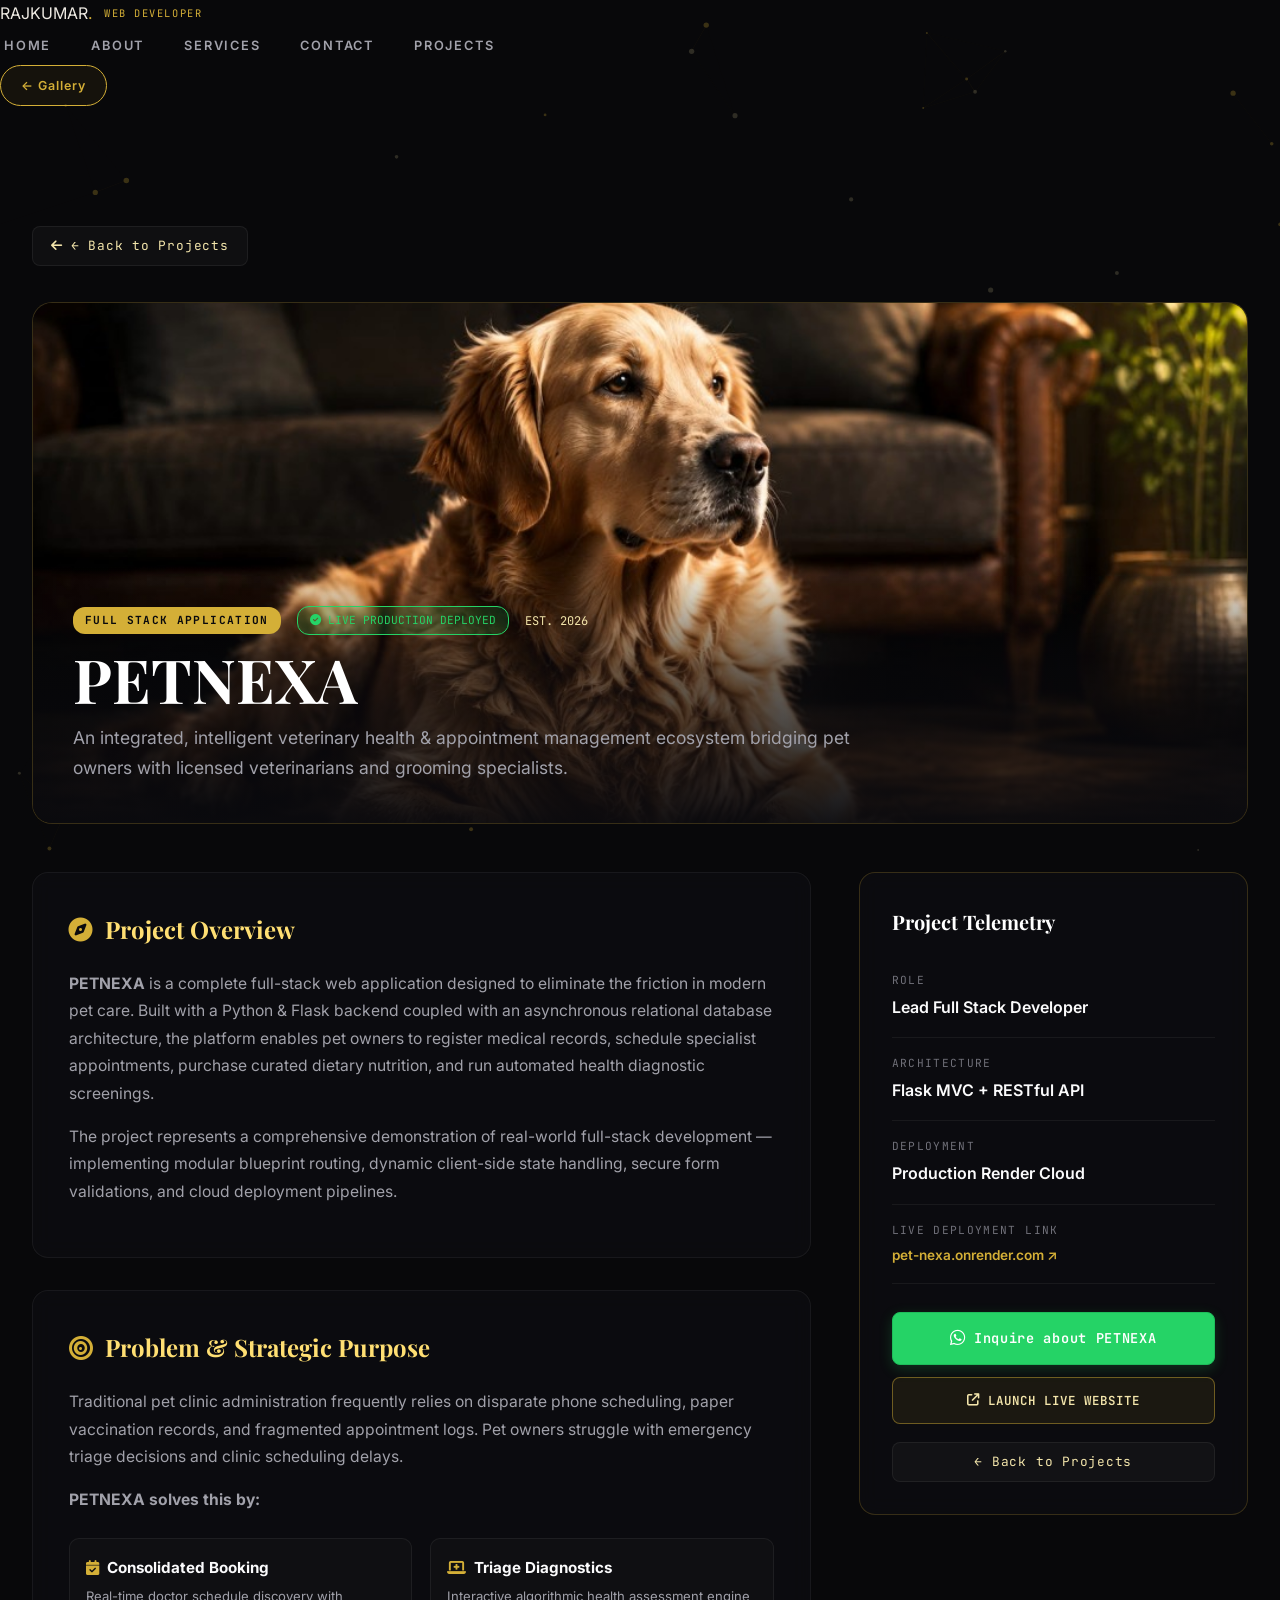
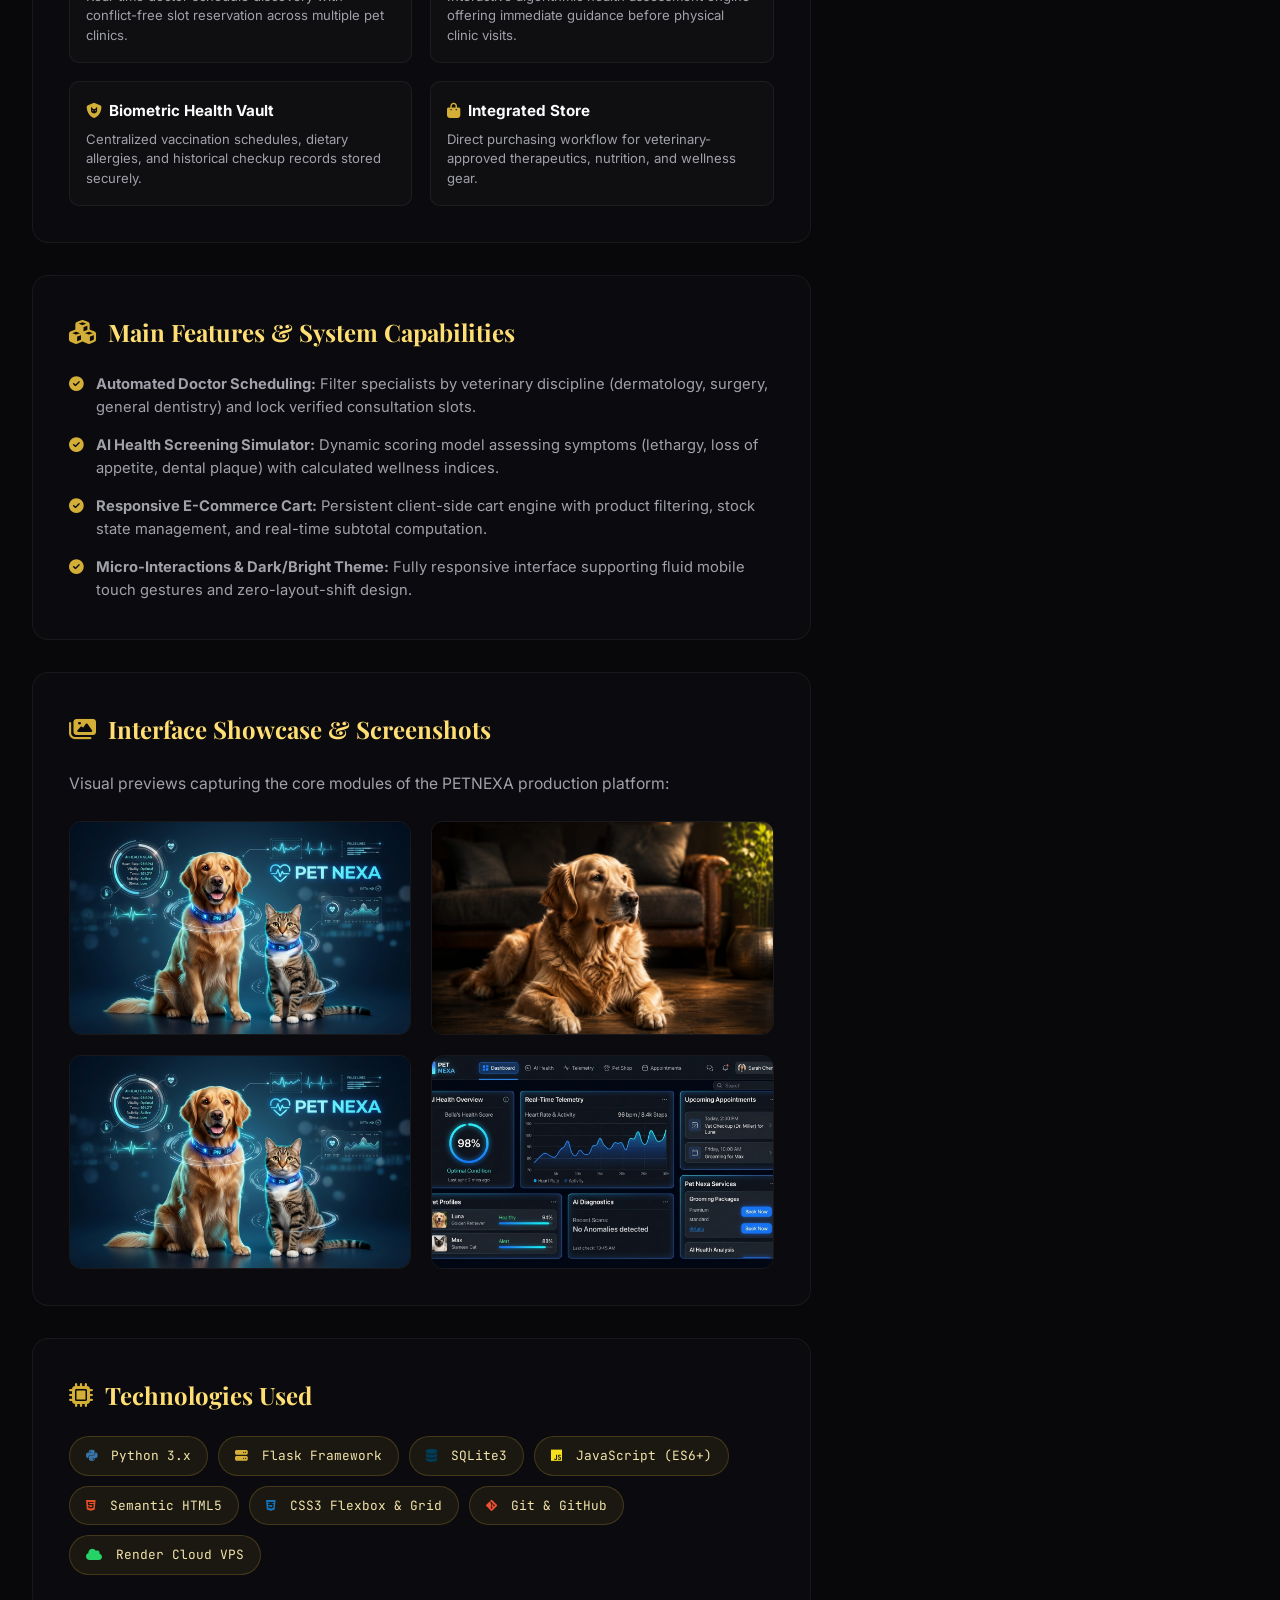
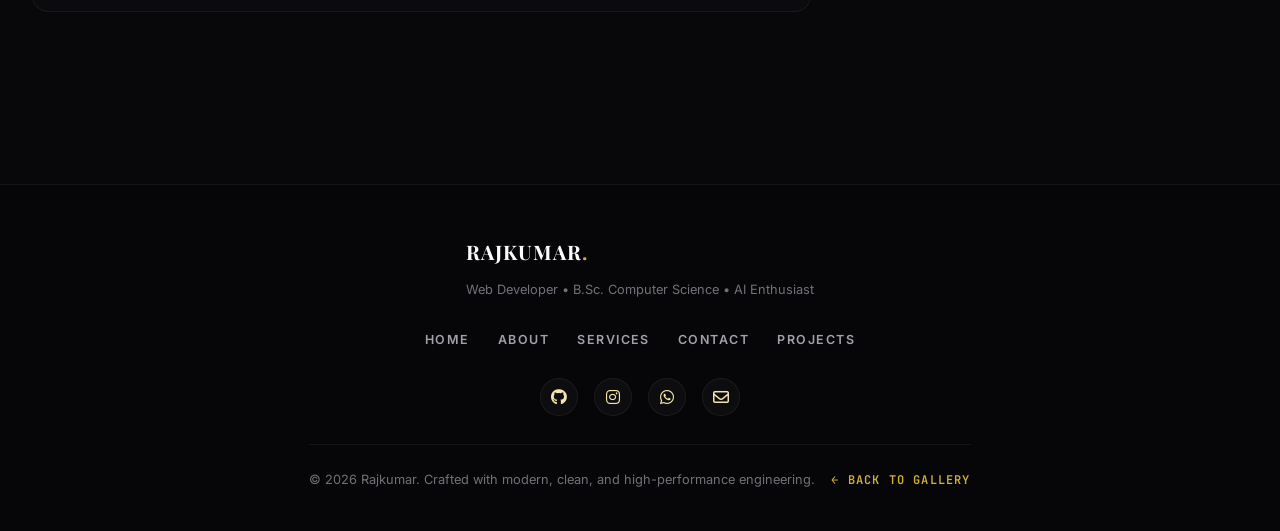
<file: projects/petnexa.html>
<!DOCTYPE html>
<html lang="en">

<head>
    <meta charset="UTF-8">
    <meta name="viewport" content="width=device-width, initial-scale=1.0, maximum-scale=5.0">
    <title>PETNEXA — Full Stack Case Study | Rajkumar Portfolio</title>
    <meta name="description"
        content="In-depth project case study for PETNEXA — an AI-powered pet healthcare and clinical booking platform engineered with Python, Flask, SQLite, and vanilla modern web technologies.">
    <meta name="theme-color" content="#0A0A0D">

    <!-- Fonts -->
    <link rel="preconnect" href="https://fonts.googleapis.com">
    <link rel="preconnect" href="https://fonts.gstatic.com" crossorigin>
    <link
        href="https://fonts.googleapis.com/css2?family=Cinzel:wght@500;600;700;800;900&family=Inter:wght@300;400;500;600;700&family=JetBrains+Mono:wght@400;500;600&family=Playfair+Display:ital,wght@0,600;0,700;1,400&display=swap"
        rel="stylesheet">

    <!-- FontAwesome -->
    <link rel="stylesheet" href="https://cdnjs.cloudflare.com/ajax/libs/font-awesome/6.4.0/css/all.min.css"
        integrity="sha512-iecdLmaskl7CVkqkXNQ/ZH/XLlvWZOJyj7Yy7tcenmpD1ypASozpmT/E0iPtmFIB46ZmdtAc9eNBvH0H/ZpiBw=="
        crossorigin="anonymous" referrerpolicy="no-referrer" />

    <!-- Core Stylesheets -->
    <link rel="stylesheet" href="../style.css">
    <link rel="stylesheet" href="../cinematic.css">
</head>

<body class="editorial-body">
    <canvas id="cinematicCanvas" class="cinematic-canvas"></canvas>
    <div class="mobile-nav-backdrop" id="mobileNavBackdrop"></div>

    <!-- Persistent Header Navigation -->
    <header class="navbar-wrapper" id="navbar">
        <div class="navbar-container">
            <a href="../index.html" class="nav-brand" aria-label="Rajkumar Home">
                <span class="brand-monogram">RAJKUMAR<span class="gold-dot">.</span></span>
                <span class="brand-sub">WEB DEVELOPER</span>
            </a>

            <nav class="nav-links" id="navLinks">
                <a href="../index.html#home" class="nav-item">HOME</a>
                <a href="../index.html#about" class="nav-item">ABOUT</a>
                <a href="../index.html#services" class="nav-item">SERVICES</a>
                <a href="../index.html#contact" class="nav-item">CONTACT</a>
                <a href="../projects.html" class="nav-item active">PROJECTS</a>
            </nav>

            <div class="nav-actions">
                <a href="../projects.html" class="btn-nav-cta">
                    <span>&larr; Gallery</span>
                </a>
                <button class="mobile-toggle" id="mobileToggleBtn" aria-label="Toggle Navigation Menu">
                    <span class="bar"></span>
                    <span class="bar"></span>
                    <span class="bar"></span>
                </button>
            </div>
        </div>
    </header>

    <main class="case-study-page">
        <div class="editorial-container">
            <!-- Back to Projects Bar (Returns to Project Gallery, NOT home) -->
            <div class="back-to-projects-bar">
                <a href="../projects.html" class="btn-back-projects">
                    <i class="fa-solid fa-arrow-left"></i>
                    <span>&larr; Back to Projects</span>
                </a>
            </div>

            <!-- Case Study Hero Banner -->
            <div class="case-study-hero">
                <img src="../images/pet-nexa-dog-poster.jpg" alt="PETNEXA Platform Banner" class="case-study-hero-img"
                    onerror="this.src='../images/pet-nexa-dog-poster.jpg'">
                <div class="case-study-hero-overlay">
                    <div class="case-study-meta-strip">
                        <span class="case-study-tag">FULL STACK APPLICATION</span>
                        <span class="case-study-status"><i class="fa-solid fa-circle-check"></i> LIVE PRODUCTION DEPLOYED</span>
                        <span style="font-family: var(--font-mono); font-size: 0.75rem; color: var(--gold-light);">EST. 2026</span>
                    </div>
                    <h1 class="case-study-title">PETNEXA</h1>
                    <p class="case-study-tagline">
                        An integrated, intelligent veterinary health &amp; appointment management ecosystem bridging pet owners with licensed veterinarians and grooming specialists.
                    </p>
                </div>
            </div>

            <!-- Two-Column Case Study Body -->
            <div class="case-study-grid">
                <!-- Left: Deep Technical Narrative -->
                <div class="case-study-main">
                    <!-- Section 1: Introduction -->
                    <section class="case-study-block">
                        <h3><i class="fa-solid fa-compass" style="color:var(--gold-main);"></i> Project Overview</h3>
                        <p>
                            <strong>PETNEXA</strong> is a complete full-stack web application designed to eliminate the friction in modern pet care. Built with a Python &amp; Flask backend coupled with an asynchronous relational database architecture, the platform enables pet owners to register medical records, schedule specialist appointments, purchase curated dietary nutrition, and run automated health diagnostic screenings.
                        </p>
                        <p>
                            The project represents a comprehensive demonstration of real-world full-stack development — implementing modular blueprint routing, dynamic client-side state handling, secure form validations, and cloud deployment pipelines.
                        </p>
                    </section>

                    <!-- Section 2: Problem & Strategic Purpose -->
                    <section class="case-study-block">
                        <h3><i class="fa-solid fa-bullseye" style="color:var(--gold-main);"></i> Problem &amp; Strategic Purpose</h3>
                        <p>
                            Traditional pet clinic administration frequently relies on disparate phone scheduling, paper vaccination records, and fragmented appointment logs. Pet owners struggle with emergency triage decisions and clinic scheduling delays.
                        </p>
                        <p>
                            <strong>PETNEXA solves this by:</strong>
                        </p>
                        <div class="features-list-grid">
                            <div class="feature-mini-card">
                                <h5><i class="fa-solid fa-calendar-check" style="color:var(--gold-main);"></i> Consolidated Booking</h5>
                                <p>Real-time doctor schedule discovery with conflict-free slot reservation across multiple pet clinics.</p>
                            </div>
                            <div class="feature-mini-card">
                                <h5><i class="fa-solid fa-laptop-medical" style="color:var(--gold-main);"></i> Triage Diagnostics</h5>
                                <p>Interactive algorithmic health assessment engine offering immediate guidance before physical clinic visits.</p>
                            </div>
                            <div class="feature-mini-card">
                                <h5><i class="fa-solid fa-shield-cat" style="color:var(--gold-main);"></i> Biometric Health Vault</h5>
                                <p>Centralized vaccination schedules, dietary allergies, and historical checkup records stored securely.</p>
                            </div>
                            <div class="feature-mini-card">
                                <h5><i class="fa-solid fa-bag-shopping" style="color:var(--gold-main);"></i> Integrated Store</h5>
                                <p>Direct purchasing workflow for veterinary-approved therapeutics, nutrition, and wellness gear.</p>
                            </div>
                        </div>
                    </section>

                    <!-- Section 3: Core Features Breakdown -->
                    <section class="case-study-block">
                        <h3><i class="fa-solid fa-cubes" style="color:var(--gold-main);"></i> Main Features &amp; System Capabilities</h3>
                        <ul style="list-style: none; padding: 0; display: flex; flex-direction: column; gap: 14px; margin: 0;">
                            <li style="display:flex; gap:12px; font-size:0.92rem; color:var(--text-muted); line-height:1.6;">
                                <i class="fa-solid fa-circle-check" style="color:var(--gold-main); margin-top:4px;"></i>
                                <span><strong>Automated Doctor Scheduling:</strong> Filter specialists by veterinary discipline (dermatology, surgery, general dentistry) and lock verified consultation slots.</span>
                            </li>
                            <li style="display:flex; gap:12px; font-size:0.92rem; color:var(--text-muted); line-height:1.6;">
                                <i class="fa-solid fa-circle-check" style="color:var(--gold-main); margin-top:4px;"></i>
                                <span><strong>AI Health Screening Simulator:</strong> Dynamic scoring model assessing symptoms (lethargy, loss of appetite, dental plaque) with calculated wellness indices.</span>
                            </li>
                            <li style="display:flex; gap:12px; font-size:0.92rem; color:var(--text-muted); line-height:1.6;">
                                <i class="fa-solid fa-circle-check" style="color:var(--gold-main); margin-top:4px;"></i>
                                <span><strong>Responsive E-Commerce Cart:</strong> Persistent client-side cart engine with product filtering, stock state management, and real-time subtotal computation.</span>
                            </li>
                            <li style="display:flex; gap:12px; font-size:0.92rem; color:var(--text-muted); line-height:1.6;">
                                <i class="fa-solid fa-circle-check" style="color:var(--gold-main); margin-top:4px;"></i>
                                <span><strong>Micro-Interactions &amp; Dark/Bright Theme:</strong> Fully responsive interface supporting fluid mobile touch gestures and zero-layout-shift design.</span>
                            </li>
                        </ul>
                    </section>

                    <!-- Section 4: Screenshot Gallery & Visual Preview -->
                    <section class="case-study-block">
                        <h3><i class="fa-solid fa-images" style="color:var(--gold-main);"></i> Interface Showcase &amp; Screenshots</h3>
                        <p>Visual previews capturing the core modules of the PETNEXA production platform:</p>
                        <div class="case-study-gallery-grid">
                            <img src="../images/pet-nexa-hero.jpg" alt="PETNEXA Hero Interface" class="case-study-screenshot-img">
                            <img src="../images/pet-nexa-dark-crest.jpg" alt="PETNEXA Dashboard View" class="case-study-screenshot-img">
                            <img src="../images/pet-nexa-showcase.jpg" alt="PETNEXA Consultation Showcase" class="case-study-screenshot-img" onerror="this.src='../images/pet-nexa-dog-poster.jpg'">
                            <img src="../images/pet-nexa-ui.jpg" alt="PETNEXA UI Component Kit" class="case-study-screenshot-img" onerror="this.src='../images/pet-nexa-blue.jpg'">
                        </div>
                    </section>

                    <!-- Section 5: Technologies Used -->
                    <section class="case-study-block">
                        <h3><i class="fa-solid fa-microchip" style="color:var(--gold-main);"></i> Technologies Used</h3>
                        <div class="tech-pills-wrap">
                            <span class="tech-pill-lg"><i class="fa-brands fa-python" style="color:#3776ab; margin-right:6px;"></i> Python 3.x</span>
                            <span class="tech-pill-lg"><i class="fa-solid fa-server" style="color:var(--gold-main); margin-right:6px;"></i> Flask Framework</span>
                            <span class="tech-pill-lg"><i class="fa-solid fa-database" style="color:#003B57; margin-right:6px;"></i> SQLite3</span>
                            <span class="tech-pill-lg"><i class="fa-brands fa-js" style="color:#f7df1e; margin-right:6px;"></i> JavaScript (ES6+)</span>
                            <span class="tech-pill-lg"><i class="fa-brands fa-html5" style="color:#e34f26; margin-right:6px;"></i> Semantic HTML5</span>
                            <span class="tech-pill-lg"><i class="fa-brands fa-css3-alt" style="color:#1572b6; margin-right:6px;"></i> CSS3 Flexbox &amp; Grid</span>
                            <span class="tech-pill-lg"><i class="fa-brands fa-git-alt" style="color:#f05032; margin-right:6px;"></i> Git &amp; GitHub</span>
                            <span class="tech-pill-lg"><i class="fa-solid fa-cloud" style="color:#25D366; margin-right:6px;"></i> Render Cloud VPS</span>
                        </div>
                    </section>
                </div>

                <!-- Right: Sticky Metadata & WhatsApp Enquiry Card -->
                <aside class="case-study-sidebar">
                    <div class="case-study-sidebar-card">
                        <h4 style="font-family: var(--font-serif); font-size: 1.25rem; color: #FFFFFF; margin: 0 0 16px;">Project Telemetry</h4>

                        <div class="sidebar-metric-row">
                            <div class="metric-label">Role</div>
                            <div class="metric-val">Lead Full Stack Developer</div>
                        </div>

                        <div class="sidebar-metric-row">
                            <div class="metric-label">Architecture</div>
                            <div class="metric-val">Flask MVC + RESTful API</div>
                        </div>

                        <div class="sidebar-metric-row">
                            <div class="metric-label">Deployment</div>
                            <div class="metric-val">Production Render Cloud</div>
                        </div>

                        <div class="sidebar-metric-row">
                            <div class="metric-label">Live Deployment Link</div>
                            <div class="metric-val" style="font-size: 0.85rem;">
                                <a href="https://pet-nexa.onrender.com" target="_blank" rel="noopener noreferrer" style="color:var(--gold-main); text-decoration:none;">
                                    pet-nexa.onrender.com &nearr;
                                </a>
                            </div>
                        </div>

                        <!-- WhatsApp Enquiry Button (Prefilled with exact requested text) -->
                        <div style="margin-top: 28px; display: flex; flex-direction: column; gap: 12px;">
                            <a href="https://wa.me/919445437069?text=Hello%20rajkumar!%20I'm%20interested%20in%20your%20project:%20PETNEXA.%20Could%20you%20provide%20more%20details%20about%20the%20features%20and%20pricing%3F"
                                target="_blank" rel="noopener noreferrer" class="btn-whatsapp"
                                style="padding: 14px 20px; font-size: 0.85rem; width: 100%; text-align: center;"
                                data-whatsapp-project="PETNEXA">
                                <i class="fa-brands fa-whatsapp" style="font-size: 1.1rem;"></i>
                                <span>Inquire about PETNEXA</span>
                            </a>

                            <a href="https://pet-nexa.onrender.com" target="_blank" rel="noopener noreferrer" class="btn-view-details"
                                style="padding: 12px; width: 100%; text-align: center;">
                                <i class="fa-solid fa-arrow-up-right-from-square"></i>
                                <span>Launch Live Website</span>
                            </a>

                            <a href="../projects.html" class="btn-back-projects" style="justify-content: center; width: 100%; margin-top: 6px;">
                                <span>&larr; Back to Projects</span>
                            </a>
                        </div>
                    </div>
                </aside>
            </div>
        </div>
    </main>

    <!-- Minimal Luxury Footer -->
    <footer class="footer">
        <div class="footer-container">
            <div class="footer-brand-col">
                <span class="footer-monogram">RAJKUMAR<span class="gold-dot">.</span></span>
                <p class="footer-credentials">
                    Web Developer &bull; B.Sc. Computer Science &bull; AI Enthusiast
                </p>
            </div>

            <nav class="footer-nav" aria-label="Footer Navigation">
                <a href="../index.html#home">HOME</a>
                <a href="../index.html#about">ABOUT</a>
                <a href="../index.html#services">SERVICES</a>
                <a href="../index.html#contact">CONTACT</a>
                <a href="../projects.html">PROJECTS</a>
            </nav>

            <div class="footer-social-col">
                <a href="https://github.com/vikneshvaren2007" target="_blank" rel="noopener noreferrer"
                    class="footer-social-link" title="GitHub"><i class="fa-brands fa-github"></i></a>
                <a href="https://www.instagram.com/__.rxjkumar?stkn=MWF0NG9keWlrYjBkdw==" target="_blank" rel="noopener noreferrer"
                    class="footer-social-link" title="Instagram"><i class="fa-brands fa-instagram"></i></a>
                <a href="https://wa.me/919445437069" target="_blank" rel="noopener noreferrer"
                    class="footer-social-link" title="WhatsApp"><i class="fa-brands fa-whatsapp"></i></a>
                <a href="mailto:vikneshvaren2@gmail.com" class="footer-social-link" title="Email"><i class="fa-regular fa-envelope"></i></a>
            </div>

            <div class="footer-bottom-strip">
                <p>&copy; 2026 Rajkumar. Crafted with modern, clean, and high-performance engineering.</p>
                <a href="../projects.html" class="btn-top-link">&larr; BACK TO GALLERY</a>
            </div>
        </div>
    </footer>

    <script src="../script.js"></script>
    <script src="../cinematic.js"></script>
</body>

</html>
</file>
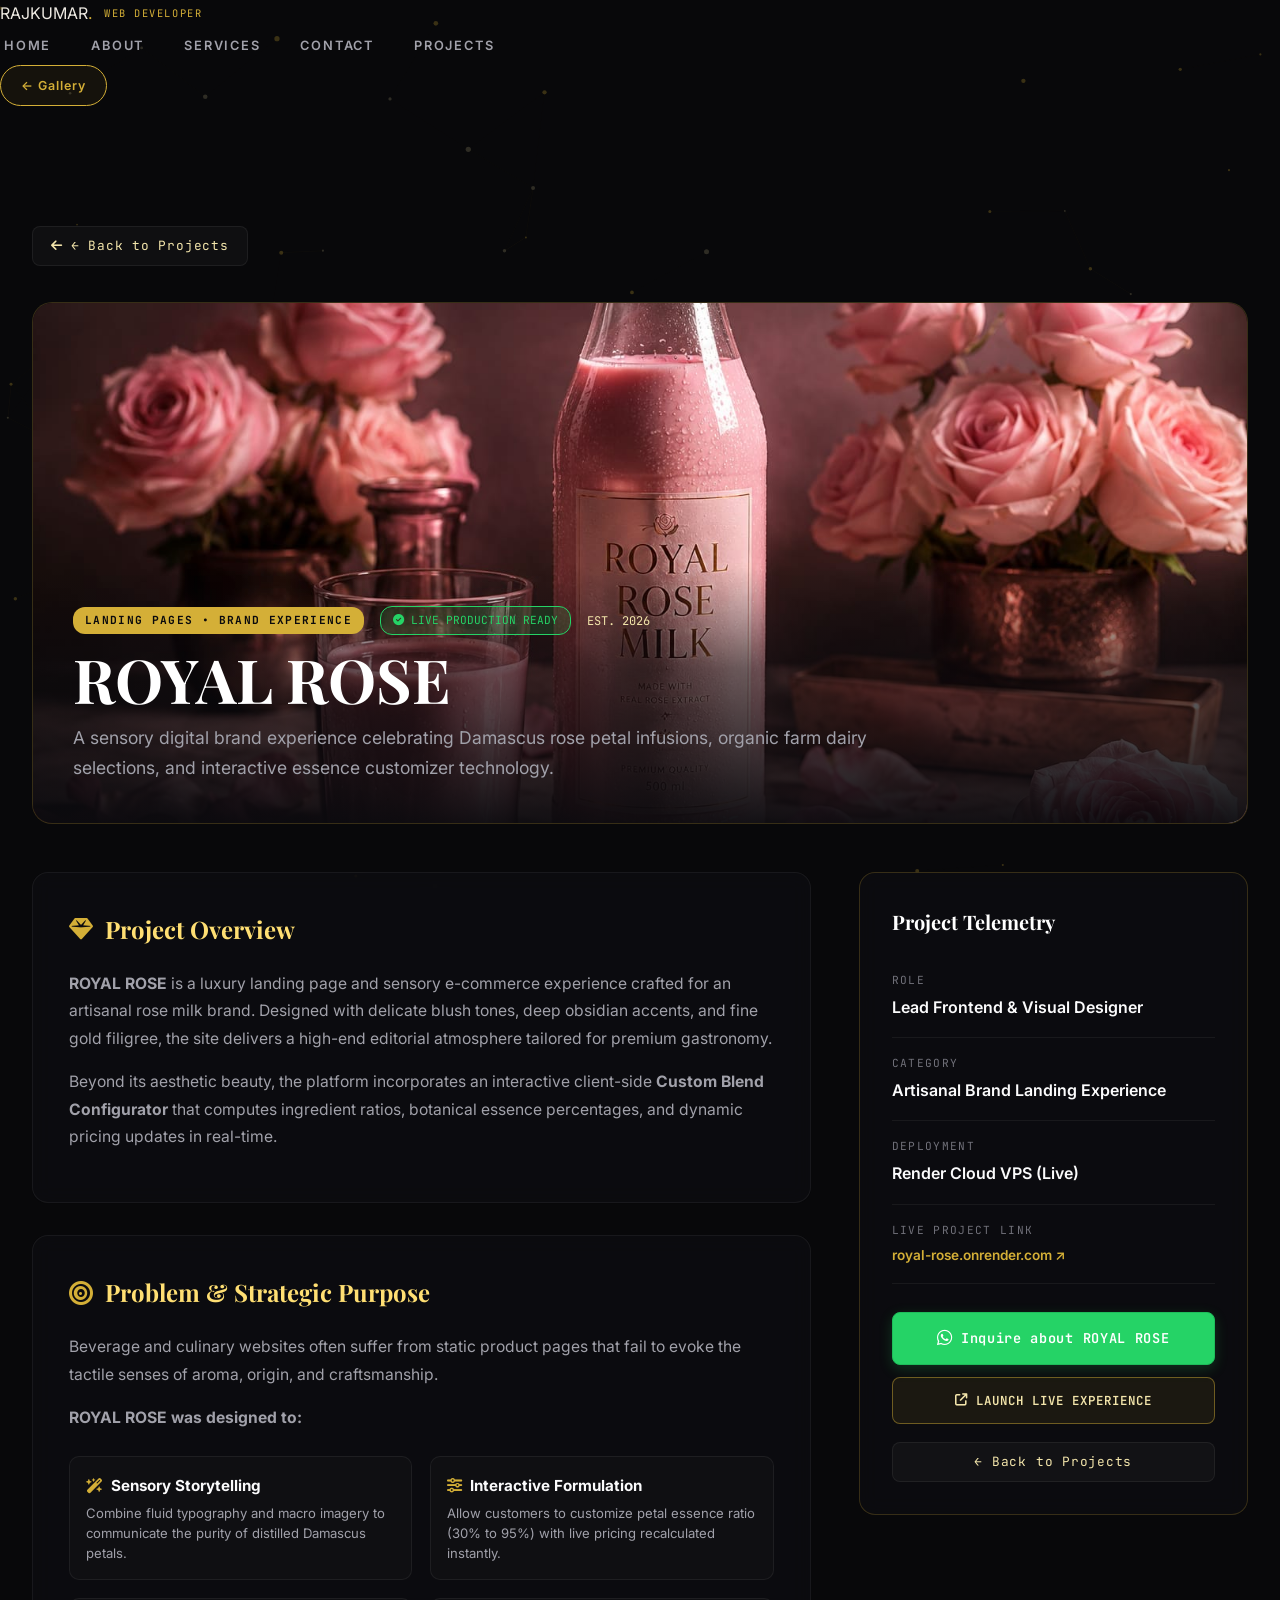
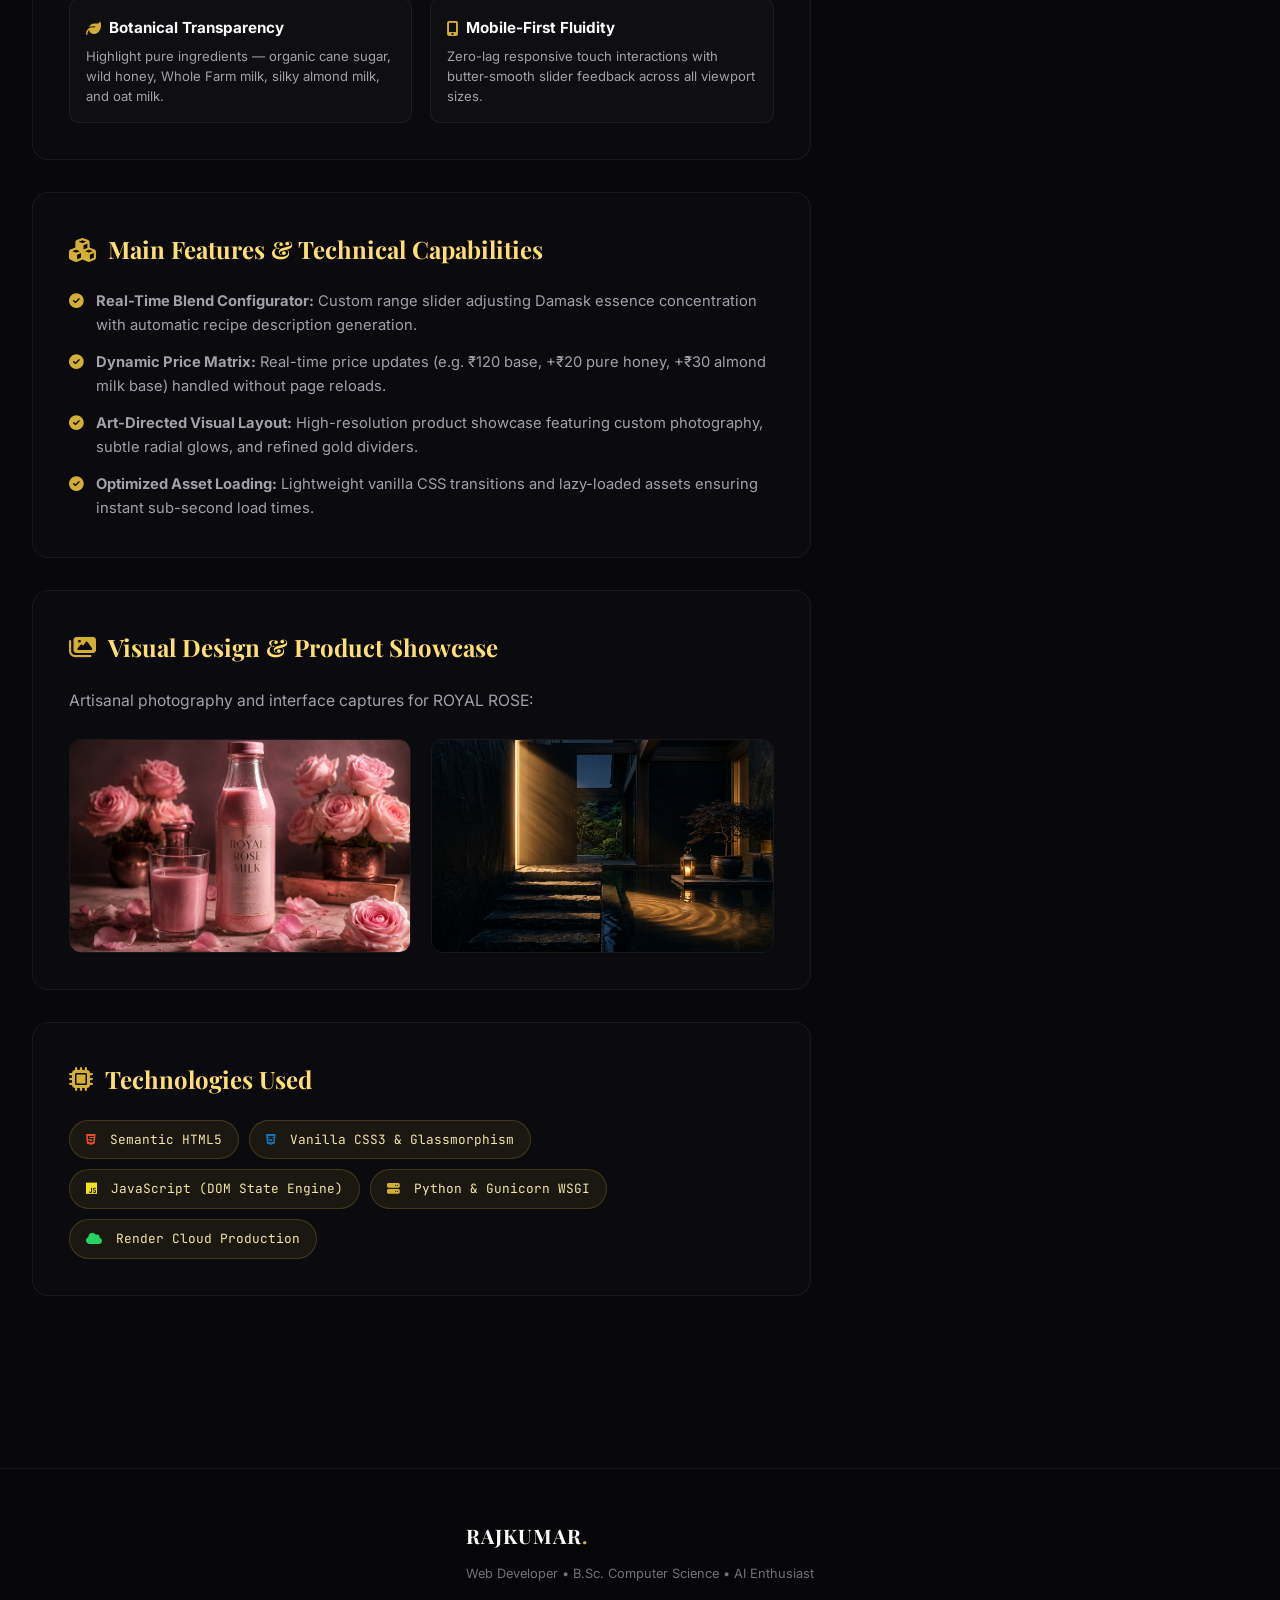
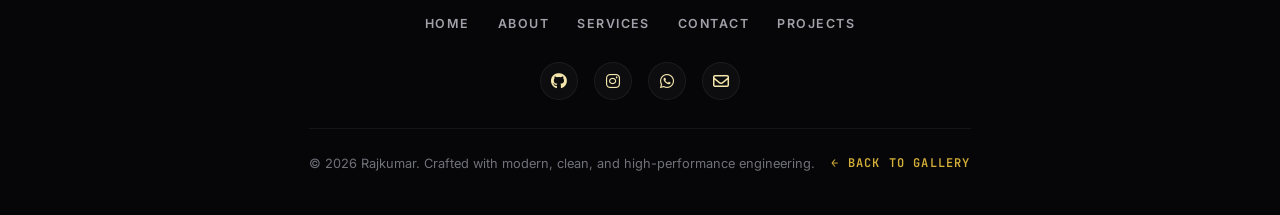
<file: projects/royal-rose.html>
<!DOCTYPE html>
<html lang="en">

<head>
    <meta charset="UTF-8">
    <meta name="viewport" content="width=device-width, initial-scale=1.0, maximum-scale=5.0">
    <title>ROYAL ROSE — Artisanal Brand Case Study | Rajkumar Portfolio</title>
    <meta name="description"
        content="In-depth project case study for ROYAL ROSE — a luxury sensory beverage website and interactive bottle customizer engineered with modern web standards by Rajkumar.">
    <meta name="theme-color" content="#0A0A0D">

    <!-- Fonts -->
    <link rel="preconnect" href="https://fonts.googleapis.com">
    <link rel="preconnect" href="https://fonts.gstatic.com" crossorigin>
    <link
        href="https://fonts.googleapis.com/css2?family=Cinzel:wght@500;600;700;800;900&family=Inter:wght@300;400;500;600;700&family=JetBrains+Mono:wght@400;500;600&family=Playfair+Display:ital,wght@0,600;0,700;1,400&display=swap"
        rel="stylesheet">

    <!-- FontAwesome -->
    <link rel="stylesheet" href="https://cdnjs.cloudflare.com/ajax/libs/font-awesome/6.4.0/css/all.min.css"
        integrity="sha512-iecdLmaskl7CVkqkXNQ/ZH/XLlvWZOJyj7Yy7tcenmpD1ypASozpmT/E0iPtmFIB46ZmdtAc9eNBvH0H/ZpiBw=="
        crossorigin="anonymous" referrerpolicy="no-referrer" />

    <!-- Core Stylesheets -->
    <link rel="stylesheet" href="../style.css">
    <link rel="stylesheet" href="../cinematic.css">
</head>

<body class="editorial-body">
    <canvas id="cinematicCanvas" class="cinematic-canvas"></canvas>
    <div class="mobile-nav-backdrop" id="mobileNavBackdrop"></div>

    <!-- Persistent Header Navigation -->
    <header class="navbar-wrapper" id="navbar">
        <div class="navbar-container">
            <a href="../index.html" class="nav-brand" aria-label="Rajkumar Home">
                <span class="brand-monogram">RAJKUMAR<span class="gold-dot">.</span></span>
                <span class="brand-sub">WEB DEVELOPER</span>
            </a>

            <nav class="nav-links" id="navLinks">
                <a href="../index.html#home" class="nav-item">HOME</a>
                <a href="../index.html#about" class="nav-item">ABOUT</a>
                <a href="../index.html#services" class="nav-item">SERVICES</a>
                <a href="../index.html#contact" class="nav-item">CONTACT</a>
                <a href="../projects.html" class="nav-item active">PROJECTS</a>
            </nav>

            <div class="nav-actions">
                <a href="../projects.html" class="btn-nav-cta">
                    <span>&larr; Gallery</span>
                </a>
                <button class="mobile-toggle" id="mobileToggleBtn" aria-label="Toggle Navigation Menu">
                    <span class="bar"></span>
                    <span class="bar"></span>
                    <span class="bar"></span>
                </button>
            </div>
        </div>
    </header>

    <main class="case-study-page">
        <div class="editorial-container">
            <!-- Back to Projects Bar (Returns to Project Gallery, NOT home) -->
            <div class="back-to-projects-bar">
                <a href="../projects.html" class="btn-back-projects">
                    <i class="fa-solid fa-arrow-left"></i>
                    <span>&larr; Back to Projects</span>
                </a>
            </div>

            <!-- Case Study Hero Banner -->
            <div class="case-study-hero">
                <img src="../images/royal-rose-milk.jpg" alt="ROYAL ROSE Artisanal Bottle Showcase" class="case-study-hero-img">
                <div class="case-study-hero-overlay">
                    <div class="case-study-meta-strip">
                        <span class="case-study-tag">LANDING PAGES &bull; BRAND EXPERIENCE</span>
                        <span class="case-study-status"><i class="fa-solid fa-circle-check"></i> LIVE PRODUCTION READY</span>
                        <span style="font-family: var(--font-mono); font-size: 0.75rem; color: var(--gold-light);">EST. 2026</span>
                    </div>
                    <h1 class="case-study-title">ROYAL ROSE</h1>
                    <p class="case-study-tagline">
                        A sensory digital brand experience celebrating Damascus rose petal infusions, organic farm dairy selections, and interactive essence customizer technology.
                    </p>
                </div>
            </div>

            <!-- Two-Column Case Study Body -->
            <div class="case-study-grid">
                <!-- Left: Deep Technical Narrative -->
                <div class="case-study-main">
                    <!-- Section 1: Introduction -->
                    <section class="case-study-block">
                        <h3><i class="fa-solid fa-gem" style="color:var(--gold-main);"></i> Project Overview</h3>
                        <p>
                            <strong>ROYAL ROSE</strong> is a luxury landing page and sensory e-commerce experience crafted for an artisanal rose milk brand. Designed with delicate blush tones, deep obsidian accents, and fine gold filigree, the site delivers a high-end editorial atmosphere tailored for premium gastronomy.
                        </p>
                        <p>
                            Beyond its aesthetic beauty, the platform incorporates an interactive client-side <strong>Custom Blend Configurator</strong> that computes ingredient ratios, botanical essence percentages, and dynamic pricing updates in real-time.
                        </p>
                    </section>

                    <!-- Section 2: Problem & Strategic Purpose -->
                    <section class="case-study-block">
                        <h3><i class="fa-solid fa-bullseye" style="color:var(--gold-main);"></i> Problem &amp; Strategic Purpose</h3>
                        <p>
                            Beverage and culinary websites often suffer from static product pages that fail to evoke the tactile senses of aroma, origin, and craftsmanship.
                        </p>
                        <p>
                            <strong>ROYAL ROSE was designed to:</strong>
                        </p>
                        <div class="features-list-grid">
                            <div class="feature-mini-card">
                                <h5><i class="fa-solid fa-wand-magic-sparkles" style="color:var(--gold-main);"></i> Sensory Storytelling</h5>
                                <p>Combine fluid typography and macro imagery to communicate the purity of distilled Damascus petals.</p>
                            </div>
                            <div class="feature-mini-card">
                                <h5><i class="fa-solid fa-sliders" style="color:var(--gold-main);"></i> Interactive Formulation</h5>
                                <p>Allow customers to customize petal essence ratio (30% to 95%) with live pricing recalculated instantly.</p>
                            </div>
                            <div class="feature-mini-card">
                                <h5><i class="fa-solid fa-leaf" style="color:var(--gold-main);"></i> Botanical Transparency</h5>
                                <p>Highlight pure ingredients — organic cane sugar, wild honey, Whole Farm milk, silky almond milk, and oat milk.</p>
                            </div>
                            <div class="feature-mini-card">
                                <h5><i class="fa-solid fa-mobile-screen-button" style="color:var(--gold-main);"></i> Mobile-First Fluidity</h5>
                                <p>Zero-lag responsive touch interactions with butter-smooth slider feedback across all viewport sizes.</p>
                            </div>
                        </div>
                    </section>

                    <!-- Section 3: Core Features Breakdown -->
                    <section class="case-study-block">
                        <h3><i class="fa-solid fa-cubes" style="color:var(--gold-main);"></i> Main Features &amp; Technical Capabilities</h3>
                        <ul style="list-style: none; padding: 0; display: flex; flex-direction: column; gap: 14px; margin: 0;">
                            <li style="display:flex; gap:12px; font-size:0.92rem; color:var(--text-muted); line-height:1.6;">
                                <i class="fa-solid fa-circle-check" style="color:var(--gold-main); margin-top:4px;"></i>
                                <span><strong>Real-Time Blend Configurator:</strong> Custom range slider adjusting Damask essence concentration with automatic recipe description generation.</span>
                            </li>
                            <li style="display:flex; gap:12px; font-size:0.92rem; color:var(--text-muted); line-height:1.6;">
                                <i class="fa-solid fa-circle-check" style="color:var(--gold-main); margin-top:4px;"></i>
                                <span><strong>Dynamic Price Matrix:</strong> Real-time price updates (e.g. ₹120 base, +₹20 pure honey, +₹30 almond milk base) handled without page reloads.</span>
                            </li>
                            <li style="display:flex; gap:12px; font-size:0.92rem; color:var(--text-muted); line-height:1.6;">
                                <i class="fa-solid fa-circle-check" style="color:var(--gold-main); margin-top:4px;"></i>
                                <span><strong>Art-Directed Visual Layout:</strong> High-resolution product showcase featuring custom photography, subtle radial glows, and refined gold dividers.</span>
                            </li>
                            <li style="display:flex; gap:12px; font-size:0.92rem; color:var(--text-muted); line-height:1.6;">
                                <i class="fa-solid fa-circle-check" style="color:var(--gold-main); margin-top:4px;"></i>
                                <span><strong>Optimized Asset Loading:</strong> Lightweight vanilla CSS transitions and lazy-loaded assets ensuring instant sub-second load times.</span>
                            </li>
                        </ul>
                    </section>

                    <!-- Section 4: Visual Showcase & Screenshot Gallery -->
                    <section class="case-study-block">
                        <h3><i class="fa-solid fa-images" style="color:var(--gold-main);"></i> Visual Design &amp; Product Showcase</h3>
                        <p>Artisanal photography and interface captures for ROYAL ROSE:</p>
                        <div class="case-study-gallery-grid">
                            <img src="../images/royal-rose-milk.jpg" alt="Artisanal Rose Milk Bottle" class="case-study-screenshot-img">
                            <img src="../images/contact-architectural-bg.jpg" alt="Atmospheric Moodboard" class="case-study-screenshot-img">
                        </div>
                    </section>

                    <!-- Section 5: Technologies Used -->
                    <section class="case-study-block">
                        <h3><i class="fa-solid fa-microchip" style="color:var(--gold-main);"></i> Technologies Used</h3>
                        <div class="tech-pills-wrap">
                            <span class="tech-pill-lg"><i class="fa-brands fa-html5" style="color:#e34f26; margin-right:6px;"></i> Semantic HTML5</span>
                            <span class="tech-pill-lg"><i class="fa-brands fa-css3-alt" style="color:#1572b6; margin-right:6px;"></i> Vanilla CSS3 &amp; Glassmorphism</span>
                            <span class="tech-pill-lg"><i class="fa-brands fa-js" style="color:#f7df1e; margin-right:6px;"></i> JavaScript (DOM State Engine)</span>
                            <span class="tech-pill-lg"><i class="fa-solid fa-server" style="color:var(--gold-main); margin-right:6px;"></i> Python &amp; Gunicorn WSGI</span>
                            <span class="tech-pill-lg"><i class="fa-solid fa-cloud" style="color:#25D366; margin-right:6px;"></i> Render Cloud Production</span>
                        </div>
                    </section>
                </div>

                <!-- Right: Sticky Metadata & WhatsApp Enquiry Card -->
                <aside class="case-study-sidebar">
                    <div class="case-study-sidebar-card">
                        <h4 style="font-family: var(--font-serif); font-size: 1.25rem; color: #FFFFFF; margin: 0 0 16px;">Project Telemetry</h4>

                        <div class="sidebar-metric-row">
                            <div class="metric-label">Role</div>
                            <div class="metric-val">Lead Frontend &amp; Visual Designer</div>
                        </div>

                        <div class="sidebar-metric-row">
                            <div class="metric-label">Category</div>
                            <div class="metric-val">Artisanal Brand Landing Experience</div>
                        </div>

                        <div class="sidebar-metric-row">
                            <div class="metric-label">Deployment</div>
                            <div class="metric-val">Render Cloud VPS (Live)</div>
                        </div>

                        <div class="sidebar-metric-row">
                            <div class="metric-label">Live Project Link</div>
                            <div class="metric-val" style="font-size: 0.85rem;">
                                <a href="https://royal-rosegunicorn-app-ap.onrender.com" target="_blank" rel="noopener noreferrer" style="color:var(--gold-main); text-decoration:none;">
                                    royal-rose.onrender.com &nearr;
                                </a>
                            </div>
                        </div>

                        <!-- WhatsApp Enquiry Button (Prefilled with exact requested text) -->
                        <div style="margin-top: 28px; display: flex; flex-direction: column; gap: 12px;">
                            <a href="https://wa.me/919445437069?text=Hello%20rajkumar!%20I'm%20interested%20in%20your%20project:%20ROYAL%20ROSE.%20Could%20you%20provide%20more%20details%20about%20the%20features%20and%20pricing%3F"
                                target="_blank" rel="noopener noreferrer" class="btn-whatsapp"
                                style="padding: 14px 20px; font-size: 0.85rem; width: 100%; text-align: center;"
                                data-whatsapp-project="ROYAL ROSE">
                                <i class="fa-brands fa-whatsapp" style="font-size: 1.1rem;"></i>
                                <span>Inquire about ROYAL ROSE</span>
                            </a>

                            <a href="https://royal-rosegunicorn-app-ap.onrender.com" target="_blank" rel="noopener noreferrer" class="btn-view-details"
                                style="padding: 12px; width: 100%; text-align: center;">
                                <i class="fa-solid fa-arrow-up-right-from-square"></i>
                                <span>Launch Live Experience</span>
                            </a>

                            <a href="../projects.html" class="btn-back-projects" style="justify-content: center; width: 100%; margin-top: 6px;">
                                <span>&larr; Back to Projects</span>
                            </a>
                        </div>
                    </div>
                </aside>
            </div>
        </div>
    </main>

    <!-- Minimal Luxury Footer -->
    <footer class="footer">
        <div class="footer-container">
            <div class="footer-brand-col">
                <span class="footer-monogram">RAJKUMAR<span class="gold-dot">.</span></span>
                <p class="footer-credentials">
                    Web Developer &bull; B.Sc. Computer Science &bull; AI Enthusiast
                </p>
            </div>

            <nav class="footer-nav" aria-label="Footer Navigation">
                <a href="../index.html#home">HOME</a>
                <a href="../index.html#about">ABOUT</a>
                <a href="../index.html#services">SERVICES</a>
                <a href="../index.html#contact">CONTACT</a>
                <a href="../projects.html">PROJECTS</a>
            </nav>

            <div class="footer-social-col">
                <a href="https://github.com/vikneshvaren2007" target="_blank" rel="noopener noreferrer"
                    class="footer-social-link" title="GitHub"><i class="fa-brands fa-github"></i></a>
                <a href="https://www.instagram.com/__.rxjkumar?stkn=MWF0NG9keWlrYjBkdw==" target="_blank" rel="noopener noreferrer"
                    class="footer-social-link" title="Instagram"><i class="fa-brands fa-instagram"></i></a>
                <a href="https://wa.me/919445437069" target="_blank" rel="noopener noreferrer"
                    class="footer-social-link" title="WhatsApp"><i class="fa-brands fa-whatsapp"></i></a>
                <a href="mailto:vikneshvaren2@gmail.com" class="footer-social-link" title="Email"><i class="fa-regular fa-envelope"></i></a>
            </div>

            <div class="footer-bottom-strip">
                <p>&copy; 2026 Rajkumar. Crafted with modern, clean, and high-performance engineering.</p>
                <a href="../projects.html" class="btn-top-link">&larr; BACK TO GALLERY</a>
            </div>
        </div>
    </footer>

    <script src="../script.js"></script>
    <script src="../cinematic.js"></script>
</body>

</html>
</file>
<file: style.css>
/* ==========================================================================
   RAJKUMAR — ULTRA-LUXURY OBSIDIAN & ROYAL GOLD PORTFOLIO
   Design System & Art-Directed Master Stylesheet
   Palette: Velvet Obsidian (#08080A) • Midnight Onyx (#0D0D11) • Rich Charcoal (#14141A)
            Deep Surface (#1A1A22) • Royal Gold (#D4AF37) • Radiant Gold (#F3E5AB)
            Antique Bronze (#9A7428) • Pure Ivory (#FBFBFC) • Soft Zinc (#A1A1AA)
   ========================================================================== */

/* --------------------------------------------------------------------------
   1. COLOR TOKENS & SYSTEM PROPERTIES
   -------------------------------------------------------------------------- */
:root {
    /* Obsidian & Onyx Canvas Palette */
    --bg-obsidian: #08080A;
    --bg-onyx: #0D0D11;
    --bg-charcoal: #121217;
    --bg-surface: #17171F;
    --bg-surface-elevated: #1F1F2A;
    --bg-card-glass: rgba(18, 18, 24, 0.72);
    --bg-glass-heavy: rgba(13, 13, 17, 0.88);
    --bg-glass-subtle: rgba(255, 255, 255, 0.03);

    /* Royal & Radiant Gold Accents */
    --gold-main: #D4AF37;
    --gold-light: #F3E5AB;
    --gold-bright: #FFDF73;
    --gold-amber: #E5B967;
    --gold-deep: #9A7428;
    --gold-dark: #664E19;
    --gold-glow: rgba(212, 175, 55, 0.38);
    --gold-glow-intense: rgba(212, 175, 55, 0.65);
    --gold-subtle: rgba(212, 175, 55, 0.12);
    --gold-subtle-hover: rgba(212, 175, 55, 0.18);

    /* Pure Ivory & Refined Slate Typography */
    --text-pure: #FBFBFC;
    --text-ivory: #ECE8E1;
    --text-muted: #A1A1AA;
    --text-dim: #71717A;
    --text-dark: #0A0A0D;

    /* Hairlines & Luxury Borders */
    --border-obsidian: rgba(255, 255, 255, 0.06);
    --border-glass: rgba(255, 255, 255, 0.1);
    --border-gold-subtle: rgba(212, 175, 55, 0.22);
    --border-gold-medium: rgba(212, 175, 55, 0.45);
    --border-gold-strong: #D4AF37;

    /* Gradients */
    --gradient-gold: linear-gradient(135deg, #F3E5AB 0%, #D4AF37 50%, #9A7428 100%);
    --gradient-gold-text: linear-gradient(135deg, #FFF0CA 0%, #D4AF37 55%, #B8860B 100%);
    --gradient-card: linear-gradient(180deg, rgba(26, 26, 34, 0.65) 0%, rgba(13, 13, 17, 0.85) 100%);
    --gradient-dark-halo: radial-gradient(circle, rgba(212, 175, 55, 0.18) 0%, rgba(212, 175, 55, 0.04) 50%, transparent 75%);

    /* Typography Families */
    --font-serif: 'Cormorant Garamond', Garamond, 'Playfair Display', Georgia, serif;
    --font-sans: 'Plus Jakarta Sans', 'Inter', -apple-system, BlinkMacSystemFont, 'Segoe UI', Roboto, sans-serif;
    --font-mono: 'JetBrains Mono', monospace;
    --font-script: 'Great Vibes', cursive;

    /* Easing & Timing */
    --ease-out-expo: cubic-bezier(0.16, 1, 0.3, 1);
    --transition-fast: 0.2s var(--ease-out-expo);
    --transition-normal: 0.35s var(--ease-out-expo);
    --transition-slow: 0.75s var(--ease-out-expo);
    --shadow-gold: 0 10px 30px -10px rgba(212, 175, 55, 0.3);
    --shadow-card: 0 20px 40px -15px rgba(0, 0, 0, 0.7);
    --project-card-shadow: 0 20px 45px -12px rgba(0, 0, 0, 0.85), 0 0 20px rgba(212, 175, 55, 0.06);
    --project-card-hover-shadow: 0 28px 55px -15px rgba(0, 0, 0, 0.95), 0 0 30px rgba(212, 175, 55, 0.16);
    --stat-card-shadow: 0 15px 35px -10px rgba(0, 0, 0, 0.8), 0 0 15px rgba(212, 175, 55, 0.05);
}

/* --------------------------------------------------------------------------
   1.1 LIGHT / WARM ALABASTER MODE OVERRIDES (PROFESSIONAL THEME)
   -------------------------------------------------------------------------- */
[data-theme="light"],
.theme-light {
    color-scheme: light;
    --bg-obsidian: #F7F6F2;
    --bg-onyx: #EFECE6;
    --bg-charcoal: #E5E0D6;
    --bg-surface: #FFFFFF;
    --bg-surface-elevated: #F8F7F4;
    --bg-card-glass: rgba(255, 255, 255, 0.9);
    --bg-glass-heavy: rgba(255, 255, 255, 0.96);
    --bg-glass-subtle: rgba(0, 0, 0, 0.02);

    --text-pure: #121216;
    --text-ivory: #24242C;
    --text-muted: #575762;
    --text-dim: #848492;

    --gold-main: #B8860B;
    --gold-light: #946C06;
    --gold-bright: #684B03;
    --gold-deep: #5A3E00;
    --gold-glow: rgba(184, 134, 11, 0.16);
    --gold-subtle: rgba(184, 134, 11, 0.08);

    --border-obsidian: rgba(0, 0, 0, 0.08);
    --border-glass: rgba(0, 0, 0, 0.12);
    --border-gold-subtle: rgba(184, 134, 11, 0.28);
    --gradient-gold: linear-gradient(135deg, #B8860B 0%, #8C6200 100%);
    --gradient-gold-text: linear-gradient(135deg, #8C6200 0%, #5A3E00 100%);
    --gradient-card: linear-gradient(180deg, #FFFFFF 0%, #F5F3ED 100%);
    --gradient-dark-halo: radial-gradient(circle, rgba(184, 134, 11, 0.12) 0%, transparent 70%);

    --project-card-shadow: 0 12px 28px -6px rgba(0, 0, 0, 0.07), 0 2px 6px rgba(0, 0, 0, 0.03);
    --project-card-hover-shadow: 0 20px 40px -8px rgba(0, 0, 0, 0.11), 0 4px 12px rgba(184, 134, 11, 0.08);
    --stat-card-shadow: 0 8px 24px -4px rgba(0, 0, 0, 0.05), 0 1px 4px rgba(0, 0, 0, 0.03);
}

/* --------------------------------------------------------------------------
   1.2 LIGHT MODE COMPREHENSIVE CONTRAST & ELEMENT OVERRIDES
   -------------------------------------------------------------------------- */
[data-theme="light"] body,
.theme-light body {
    background-color: #F7F6F2;
    color: #24242C;
}

[data-theme="light"] .hero-grand-name,
.theme-light .hero-grand-name {
    background: linear-gradient(135deg, #181822 0%, #8C6200 65%, #5A3E00 100%);
    -webkit-background-clip: text;
    -webkit-text-fill-color: transparent;
    filter: drop-shadow(0 2px 8px rgba(184, 134, 11, 0.25));
}

[data-theme="light"] .hero-salutation,
.theme-light .hero-salutation,
[data-theme="light"] .hero-role-title,
.theme-light .hero-role-title {
    color: #121216;
}

[data-theme="light"] .hero-narrative-lead,
.theme-light .hero-narrative-lead {
    color: #383844;
}

[data-theme="light"] .hero-floating-chip,
.theme-light .hero-floating-chip {
    background: rgba(255, 255, 255, 0.95);
    border-color: rgba(184, 134, 11, 0.35);
    color: #121216;
    box-shadow: 0 8px 24px rgba(0, 0, 0, 0.08);
}

[data-theme="light"] .hero-floating-chip i,
.theme-light .hero-floating-chip i {
    color: #B8860B;
}

[data-theme="light"] .navbar,
.theme-light .navbar {
    background: rgba(247, 246, 242, 0.92);
    border-bottom-color: rgba(0, 0, 0, 0.08);
}

[data-theme="light"] .nav-item,
.theme-light .nav-item {
    color: #4A4A58;
}

[data-theme="light"] .nav-item:hover,
.theme-light .nav-item:hover,
[data-theme="light"] .nav-item.active,
.theme-light .nav-item.active {
    color: #121216;
}

[data-theme="light"] .brand-title,
.theme-light .brand-title {
    color: #121216;
}

[data-theme="light"] .about-headline,
.theme-light .about-headline,
[data-theme="light"] .about-headline-cinematic,
.theme-light .about-headline-cinematic {
    color: #121216;
}

[data-theme="light"] .about-text-lead,
.theme-light .about-text-lead,
[data-theme="light"] .about-bio-text,
.theme-light .about-bio-text {
    color: #24242C;
}

[data-theme="light"] .meta-label,
.theme-light .meta-label {
    color: #575762;
}

[data-theme="light"] .meta-val,
.theme-light .meta-val {
    color: #121216;
}

[data-theme="light"] .meta-icon-gold,
.theme-light .meta-icon-gold {
    background: #FFFFFF;
    border-color: rgba(0, 0, 0, 0.12);
    color: #B8860B;
}

[data-theme="light"] .about-bottom-bar-card,
.theme-light .about-bottom-bar-card {
    background: #FFFFFF;
    border-color: rgba(0, 0, 0, 0.08);
    box-shadow: var(--stat-card-shadow);
}

[data-theme="light"] .stat-unit-num,
.theme-light .stat-unit-num {
    color: #121216;
}

[data-theme="light"] .stat-unit-label,
.theme-light .stat-unit-label {
    color: #4A4A58;
}

[data-theme="light"] .stat-unit-icon,
.theme-light .stat-unit-icon {
    color: #B8860B;
}

[data-theme="light"] .what-i-do-title,
.theme-light .what-i-do-title {
    color: #121216;
}

[data-theme="light"] .what-i-do-desc,
.theme-light .what-i-do-desc {
    color: #4A4A58;
}

[data-theme="light"] .stat-box-card,
.theme-light .stat-box-card {
    background: #FFFFFF;
    border-color: rgba(0, 0, 0, 0.08);
    box-shadow: var(--stat-card-shadow);
}

[data-theme="light"] .stat-box-number,
.theme-light .stat-box-number {
    color: #121216;
}

[data-theme="light"] .stat-box-title,
.theme-light .stat-box-title {
    color: #4A4A58;
}

[data-theme="light"] .stat-box-icon,
.theme-light .stat-box-icon {
    color: #B8860B;
}

[data-theme="light"] .sec-title-centered,
.theme-light .sec-title-centered {
    color: #121216;
}

[data-theme="light"] .sec-subtitle-centered,
.theme-light .sec-subtitle-centered {
    color: #575762;
}

[data-theme="light"] .gold-skill-badge,
.theme-light .gold-skill-badge {
    background: #FFFFFF;
    border-color: rgba(0, 0, 0, 0.08);
    box-shadow: var(--stat-card-shadow);
}

[data-theme="light"] .skill-label-gold,
.theme-light .skill-label-gold {
    color: #181822;
}

[data-theme="light"] .skill-icon-gold,
.theme-light .skill-icon-gold {
    color: #B8860B;
}

[data-theme="light"] .works-giant-title,
.theme-light .works-giant-title {
    color: #121216;
}

[data-theme="light"] .works-narrative-lead,
.theme-light .works-narrative-lead {
    color: #4A4A58;
}

[data-theme="light"] .luxury-work-banner-card,
.theme-light .luxury-work-banner-card {
    background: #FFFFFF;
    border-color: rgba(0, 0, 0, 0.08);
}

[data-theme="light"] .work-banner-info,
.theme-light .work-banner-info {
    background: #FAFAF8;
    border-right-color: rgba(0, 0, 0, 0.08);
}

[data-theme="light"] .work-banner-title,
.theme-light .work-banner-title {
    color: #121216;
}

[data-theme="light"] .work-type,
.theme-light .work-type {
    color: #24242C;
}

[data-theme="light"] .work-tech,
.theme-light .work-tech {
    color: #666675;
}

[data-theme="light"] .work-arrow-action,
.theme-light .work-arrow-action {
    border-color: rgba(0, 0, 0, 0.12);
    color: #8C6200;
}

[data-theme="light"] .work-floating-overlay-card,
.theme-light .work-floating-overlay-card {
    background: rgba(255, 255, 255, 0.95);
    border-color: rgba(0, 0, 0, 0.12);
    box-shadow: 0 10px 25px rgba(0, 0, 0, 0.1);
}

[data-theme="light"] .overlay-tag,
.theme-light .overlay-tag {
    color: #121216;
}

[data-theme="light"] .overlay-sub,
.theme-light .overlay-sub {
    color: #4A4A58;
}

[data-theme="light"] .timeline-card,
.theme-light .timeline-card {
    background: #FFFFFF;
    border-color: rgba(0, 0, 0, 0.08);
}

[data-theme="light"] .t-title,
.theme-light .t-title {
    color: #121216;
}

[data-theme="light"] .t-desc,
.theme-light .t-desc {
    color: #4A4A58;
}

[data-theme="light"] .year-serif,
.theme-light .year-serif {
    color: #8C6200;
}

[data-theme="light"] .contact-cinematic-section,
.theme-light .contact-cinematic-section {
    background: #F7F6F2;
}

[data-theme="light"] .contact-backdrop-vignette,
.theme-light .contact-backdrop-vignette {
    background: linear-gradient(90deg, #F7F6F2 0%, rgba(247, 246, 242, 0.9) 30%, rgba(247, 246, 242, 0.4) 65%, rgba(247, 246, 242, 0.85) 100%),
        linear-gradient(180deg, #F7F6F2 0%, transparent 20%, transparent 80%, #F7F6F2 100%);
}

[data-theme="light"] .contact-grand-title,
.theme-light .contact-grand-title {
    color: #121216;
}

[data-theme="light"] .contact-invitation-sub,
.theme-light .contact-invitation-sub {
    color: #4A4A58;
}

[data-theme="light"] .contact-row-icon,
.theme-light .contact-row-icon {
    background: #FFFFFF;
    border-color: rgba(184, 134, 11, 0.4);
    color: #B8860B;
}

[data-theme="light"] .row-tag,
.theme-light .row-tag {
    color: #575762;
}

[data-theme="light"] .row-val,
.theme-light .row-val {
    color: #121216;
}

[data-theme="light"] .contact-quote-card,
.theme-light .contact-quote-card {
    background: rgba(255, 255, 255, 0.92);
    border-color: rgba(0, 0, 0, 0.08);
    box-shadow: 0 15px 35px rgba(0, 0, 0, 0.08);
}

[data-theme="light"] .quote-statement-text,
.theme-light .quote-statement-text {
    color: #121216;
}

[data-theme="light"] .quote-signature-name,
.theme-light .quote-signature-name {
    color: #8C6200;
}

[data-theme="light"] .social-outline-box,
.theme-light .social-outline-box {
    background: #FFFFFF;
    border-color: rgba(0, 0, 0, 0.12);
    color: #B8860B;
}

[data-theme="light"] .spine-vertical-text,
.theme-light .spine-vertical-text,
[data-theme="light"] .spine-num-sub,
.theme-light .spine-num-sub {
    color: #575762;
}

[data-theme="light"] .channel-card-row,
.theme-light .channel-card-row {
    background: #FFFFFF;
    border-color: rgba(0, 0, 0, 0.08);
}

[data-theme="light"] .ch-val,
.theme-light .ch-val {
    color: #121216;
}

[data-theme="light"] .copy-pill,
.theme-light .copy-pill {
    background: #FFFFFF;
    color: #121216;
    border-color: rgba(0, 0, 0, 0.12);
}

[data-theme="light"] .copy-pill:hover,
.theme-light .copy-pill:hover {
    background: #F0EDE4;
    border-color: #B8860B;
}

[data-theme="light"] .footer,
.theme-light .footer {
    background: #EFECE6;
    border-top-color: rgba(0, 0, 0, 0.08);
}

[data-theme="light"] .footer-monogram,
.theme-light .footer-monogram {
    color: #121216;
}

[data-theme="light"] .footer-credentials,
.theme-light .footer-credentials,
[data-theme="light"] .footer-center p,
.theme-light .footer-center p {
    color: #4A4A58;
}

/* --------------------------------------------------------------------------
   2. GLOBAL RESET & BASE STYLES
   -------------------------------------------------------------------------- */
*,
*::before,
*::after {
    box-sizing: border-box;
    margin: 0;
    padding: 0;
}

html {
    scroll-behavior: smooth;
    color-scheme: dark;
    background-color: var(--bg-obsidian);
    transition: background-color 0.4s ease, color 0.4s ease;
}

body {
    font-family: var(--font-sans);
    background-color: var(--bg-obsidian);
    color: var(--text-ivory);
    line-height: 1.7;
    overflow-x: hidden;
    position: relative;
    -webkit-font-smoothing: antialiased;
    -moz-osx-font-smoothing: grayscale;
    transition: background-color 0.4s ease, color 0.4s ease;
}

::selection {
    background: var(--gold-main);
    color: #0A0A0D;
}

/* Scrollbar Styling */
::-webkit-scrollbar {
    width: 6px;
}

::-webkit-scrollbar-track {
    background: var(--bg-obsidian);
}

::-webkit-scrollbar-thumb {
    background: var(--bg-surface-elevated);
    border-radius: 4px;
    border: 1px solid var(--border-gold-subtle);
}

::-webkit-scrollbar-thumb:hover {
    background: var(--gold-main);
}

a {
    color: inherit;
    text-decoration: none;
    transition: var(--transition-fast);
}

button {
    font-family: inherit;
    cursor: pointer;
    border: none;
    background: none;
    outline: none;
}

img {
    max-width: 100%;
    display: block;
    height: auto;
}

/* Utility Accents */
.gold-text {
    background: var(--gradient-gold-text);
    -webkit-background-clip: text;
    -webkit-text-fill-color: transparent;
}

.gold-dot {
    color: var(--gold-main);
}

.italic-serif {
    font-family: var(--font-serif);
    font-style: italic;
    color: var(--gold-light);
    font-weight: 400;
}

.gold-progress-line,
.scroll-progress-line,
#scrollProgress {
    display: none !important;
    width: 0 !important;
    height: 0 !important;
    opacity: 0 !important;
    visibility: hidden !important;
    pointer-events: none !important;
}

/* --------------------------------------------------------------------------
   3. BACKGROUND ATMOSPHERICS
   -------------------------------------------------------------------------- */
.cinematic-canvas {
    position: fixed;
    top: 0;
    left: 0;
    width: 100%;
    height: 100%;
    pointer-events: none;
    z-index: 0;
    opacity: 0.55;
}

.editorial-film-grain {
    position: fixed;
    inset: 0;
    pointer-events: none;
    z-index: 9990;
    opacity: 0.03;
    background-image: url("data:image/svg+xml,%3Csvg viewBox='0 0 200 200' xmlns='http://www.w3.org/2000/svg'%3E%3Cfilter id='noiseFilter'%3E%3CfeTurbulence type='fractalNoise' baseFrequency='0.85' numOctaves='3' stitchTiles='stitch'/%3E%3C/filter%3E%3Crect width='100%25' height='100%25' filter='url(%23noiseFilter)'/%3E%3C/svg%3E");
}

.ambient-glow {
    position: fixed;
    border-radius: 50%;
    filter: blur(140px);
    pointer-events: none;
    z-index: 0;
}

.glow-top-right {
    top: -150px;
    right: -100px;
    width: 700px;
    height: 700px;
    background: radial-gradient(circle, rgba(212, 175, 55, 0.12) 0%, rgba(212, 175, 55, 0.02) 60%, transparent 80%);
}

.glow-center-left {
    top: 35%;
    left: -150px;
    width: 600px;
    height: 600px;
    background: radial-gradient(circle, rgba(229, 185, 103, 0.08) 0%, transparent 70%);
}

.glow-bottom-right {
    bottom: -150px;
    right: 5%;
    width: 750px;
    height: 750px;
    background: radial-gradient(circle, rgba(212, 175, 55, 0.09) 0%, transparent 75%);
}

/* --------------------------------------------------------------------------
   4. DESKTOP CURSOR (STANDARD SYSTEM CURSOR - CUSTOM FOLLOWER REMOVED)
   -------------------------------------------------------------------------- */
/* Custom cursor follower completely removed per specification */

/* --------------------------------------------------------------------------
   5. NAVIGATION BAR & BRANDING
   -------------------------------------------------------------------------- */
.navbar {
    position: fixed;
    top: 0;
    left: 0;
    width: 100%;
    z-index: 1100;
    padding: 24px 0;
    border-top: none;
    border-bottom: 1px solid transparent;
    outline: none;
    box-shadow: none;
    -webkit-backface-visibility: hidden;
    backface-visibility: hidden;
    transform: translateZ(0);
    transition: padding 0.3s ease, background-color 0.3s ease, backdrop-filter 0.3s ease, -webkit-backdrop-filter 0.3s ease, border-color 0.3s ease;
}

.navbar.scrolled {
    padding: 14px 0;
    background-color: var(--bg-glass-heavy);
    backdrop-filter: blur(20px);
    -webkit-backdrop-filter: blur(20px);
    border-bottom: 1px solid var(--border-obsidian);
}

.nav-container {
    max-width: 1320px;
    margin: 0 auto;
    padding: 0 32px;
    display: flex;
    align-items: center;
    justify-content: space-between;
}

/* Gold Monogram Badge */
.nav-brand {
    display: flex;
    align-items: center;
    gap: 12px;
    text-decoration: none;
}

.brand-monogram-circle {
    width: 44px;
    height: 44px;
    border-radius: 50%;
    border: 1px solid var(--border-gold-medium);
    display: flex;
    align-items: center;
    justify-content: center;
    font-family: var(--font-serif);
    font-size: 1.35rem;
    font-weight: 700;
    color: var(--gold-main);
    background: radial-gradient(circle, rgba(212, 175, 55, 0.12) 0%, rgba(212, 175, 55, 0.02) 100%);
    box-shadow: 0 0 15px rgba(212, 175, 55, 0.15);
    transition: var(--transition-fast);
    position: relative;
}

.brand-monogram-circle::after {
    content: '';
    position: absolute;
    inset: -3px;
    border-radius: 50%;
    border: 1px dashed rgba(212, 175, 55, 0.3);
    transition: var(--transition-normal);
}

.nav-brand:hover .brand-monogram-circle {
    border-color: var(--gold-main);
    box-shadow: 0 0 20px var(--gold-glow);
    transform: scale(1.05);
}

.nav-brand:hover .brand-monogram-circle::after {
    transform: rotate(45deg);
    border-color: var(--gold-main);
}

.brand-text-col {
    display: flex;
    flex-direction: column;
}

.brand-title {
    font-family: var(--font-sans);
    font-size: 0.85rem;
    font-weight: 700;
    letter-spacing: 0.18em;
    color: var(--text-pure);
}

.brand-sub {
    font-family: var(--font-mono);
    font-size: 0.65rem;
    letter-spacing: 0.15em;
    color: var(--gold-main);
}

/* Nav Links */
.nav-links {
    display: flex;
    align-items: center;
    gap: 32px;
    position: relative;
}

.nav-item {
    font-family: var(--font-sans);
    font-size: 0.8rem;
    font-weight: 600;
    letter-spacing: 0.14em;
    color: var(--text-muted);
    position: relative;
    padding: 8px 4px;
    text-decoration: none;
    transition: color 0.25s ease;
    display: inline-block;
}

.nav-item::after {
    content: '';
    position: absolute;
    bottom: 0;
    left: 0;
    width: 100%;
    height: 2px;
    background: var(--gold-main);
    border-radius: 2px;
    box-shadow: 0 0 8px var(--gold-glow);
    transform: scaleX(0);
    transform-origin: center;
    transition: transform 0.28s cubic-bezier(0.2, 0.8, 0.2, 1);
}

.nav-item:hover {
    color: var(--gold-light);
}

.nav-item.active {
    color: var(--text-pure);
}

.nav-item.active::after {
    transform: scaleX(1);
}

/* Nav Actions */
.nav-actions {
    display: flex;
    align-items: center;
    gap: 16px;
}

.btn-nav-cta {
    display: inline-flex;
    align-items: center;
    gap: 8px;
    padding: 9px 20px;
    border-radius: 100px;
    border: 1px solid var(--gold-main);
    color: var(--gold-main);
    background: rgba(212, 175, 55, 0.06);
    font-size: 0.78rem;
    font-weight: 600;
    letter-spacing: 0.08em;
    transition: var(--transition-fast);
}

.btn-nav-cta:hover {
    background: var(--gold-main);
    color: #0A0A0D;
    box-shadow: 0 0 20px var(--gold-glow);
    transform: translateY(-2px);
}

.mobile-toggle {
    display: none;
    flex-direction: column;
    gap: 5px;
    width: 32px;
    height: 32px;
    justify-content: center;
    align-items: center;
}

.mobile-toggle .bar {
    width: 22px;
    height: 2px;
    background-color: var(--gold-main);
    transition: var(--transition-fast);
}

/* --------------------------------------------------------------------------
   6. HERO / HOME SECTION (MATCHING REFERENCE IMAGE 1)
   -------------------------------------------------------------------------- */
.hero-section {
    min-height: 100vh;
    position: relative;
    display: flex;
    align-items: center;
    padding: 130px 0 60px;
    z-index: 1;
}

.hero-layout-master {
    max-width: 1320px;
    margin: 0 auto;
    padding: 0 32px;
    width: 100%;
    display: grid;
    grid-template-columns: 48px 1fr 1.05fr;
    align-items: center;
    gap: 40px;
}

/* Left Vertical Social Rail */
.hero-rail-col {
    display: flex;
    flex-direction: column;
    align-items: center;
    gap: 24px;
    padding-bottom: 20px;
}

.rail-top-dot {
    width: 8px;
    height: 8px;
    border-radius: 50%;
    background: var(--gold-main);
    box-shadow: 0 0 10px var(--gold-glow);
}

.rail-vertical-line {
    width: 1px;
    height: 60px;
    background: linear-gradient(180deg, var(--gold-main), transparent);
}

.rail-social-links {
    display: flex;
    flex-direction: column;
    gap: 18px;
}

.rail-social-link {
    width: 36px;
    height: 36px;
    border-radius: 50%;
    display: flex;
    align-items: center;
    justify-content: center;
    color: var(--text-muted);
    font-size: 1rem;
    transition: var(--transition-fast);
    border: 1px solid transparent;
}

.rail-social-link:hover {
    color: var(--gold-main);
    border-color: var(--border-gold-subtle);
    background: rgba(212, 175, 55, 0.08);
    transform: translateY(-2px);
    box-shadow: 0 0 12px var(--gold-glow);
}

/* Left Content Column */
.hero-content-col {
    display: flex;
    flex-direction: column;
    align-items: flex-start;
}

.hero-salutation {
    font-family: var(--font-sans);
    font-size: 1.25rem;
    font-weight: 400;
    color: var(--text-ivory);
    margin-bottom: 6px;
    letter-spacing: 0.02em;
}

.hero-grand-name {
    font-family: var(--font-serif);
    font-size: clamp(3.2rem, 6vw, 5.5rem);
    font-weight: 700;
    line-height: 1.05;
    margin-bottom: 12px;
    letter-spacing: -0.01em;
    background: var(--gradient-gold-text);
    -webkit-background-clip: text;
    -webkit-text-fill-color: transparent;
    filter: drop-shadow(0 4px 16px rgba(212, 175, 55, 0.25));
}

.hero-role-title {
    font-family: var(--font-sans);
    font-size: clamp(0.95rem, 1.5vw, 1.2rem);
    font-weight: 500;
    letter-spacing: 0.35em;
    text-transform: uppercase;
    color: var(--text-ivory);
    margin-bottom: 24px;
    opacity: 0.95;
}

.hero-narrative-lead {
    font-family: var(--font-sans);
    font-size: 1.02rem;
    line-height: 1.75;
    color: var(--text-muted);
    max-width: 480px;
    margin-bottom: 36px;
}

/* Hero CTA Buttons */
.hero-cta-group {
    display: flex;
    align-items: center;
    gap: 18px;
    flex-wrap: wrap;
    margin-bottom: 48px;
}

.btn-gold-solid {
    display: inline-flex;
    align-items: center;
    gap: 10px;
    padding: 13px 28px;
    border-radius: 8px;
    background: var(--gradient-gold);
    color: #0A0A0D;
    font-family: var(--font-sans);
    font-size: 0.88rem;
    font-weight: 700;
    letter-spacing: 0.03em;
    box-shadow: 0 10px 25px -5px rgba(212, 175, 55, 0.4);
    transition: var(--transition-fast);
}

.btn-gold-solid:hover {
    transform: translateY(-3px);
    box-shadow: 0 15px 35px -5px var(--gold-glow-intense);
    filter: brightness(1.08);
}

.btn-cv-outline {
    display: inline-flex;
    align-items: center;
    gap: 10px;
    padding: 13px 26px;
    border-radius: 8px;
    border: 1px solid var(--border-glass);
    background: rgba(255, 255, 255, 0.03);
    color: var(--text-pure);
    font-family: var(--font-sans);
    font-size: 0.88rem;
    font-weight: 600;
    transition: var(--transition-fast);
}

.btn-cv-outline:hover {
    border-color: var(--border-gold-medium);
    background: rgba(212, 175, 55, 0.08);
    color: var(--gold-light);
    transform: translateY(-2px);
}

/* Scroll Down Mouse Cue */
.hero-scroll-cue {
    display: flex;
    align-items: center;
    gap: 12px;
    color: var(--text-dim);
    font-family: var(--font-sans);
    font-size: 0.72rem;
    letter-spacing: 0.15em;
    font-weight: 600;
    text-transform: uppercase;
    transition: var(--transition-fast);
}

.hero-scroll-cue:hover {
    color: var(--gold-main);
}

.mouse-pill-icon {
    width: 20px;
    height: 32px;
    border: 1.5px solid var(--text-dim);
    border-radius: 12px;
    display: flex;
    justify-content: center;
    padding-top: 6px;
    transition: var(--transition-fast);
}

.mouse-wheel-dot {
    width: 3px;
    height: 6px;
    background: var(--gold-main);
    border-radius: 2px;
    animation: mouseWheel 1.8s infinite;
}

@keyframes mouseWheel {
    0% {
        transform: translateY(0);
        opacity: 1;
    }

    100% {
        transform: translateY(12px);
        opacity: 0;
    }
}

.hero-scroll-cue:hover .mouse-pill-icon {
    border-color: var(--gold-main);
    box-shadow: 0 0 10px var(--gold-glow);
}

/* Right Column: Hero Portrait Stage with Golden Halo */
.hero-portrait-col {
    display: flex;
    justify-content: center;
    align-items: center;
    position: relative;
}

.hero-portrait-stage {
    position: relative;
    width: clamp(280px, 32vw, 420px);
    aspect-ratio: 1 / 1;
    display: flex;
    align-items: center;
    justify-content: center;
}

/* Dotted Matrix Grid Accent */
.dotted-matrix-accent {
    position: absolute;
    top: -10px;
    right: -15px;
    width: 110px;
    height: 110px;
    background-image: radial-gradient(rgba(212, 175, 55, 0.45) 1.5px, transparent 1.5px);
    background-size: 14px 14px;
    z-index: 1;
    pointer-events: none;
    opacity: 0.75;
}

/* Signature Golden Halo Arc */
.portrait-golden-halo {
    position: absolute;
    width: 100%;
    height: 100%;
    border-radius: 50%;
    border: 1.5px solid rgba(212, 175, 55, 0.55);
    box-shadow: 0 0 50px rgba(212, 175, 55, 0.22), inset 0 0 30px rgba(212, 175, 55, 0.12);
    top: 50%;
    left: 50%;
    transform: translate(-50%, -50%);
    pointer-events: none;
    z-index: 1;
    animation: haloPulse 6s ease-in-out infinite alternate;
}

.portrait-halo-outer {
    position: absolute;
    width: 114%;
    height: 114%;
    border-radius: 50%;
    border: 1px dashed rgba(212, 175, 55, 0.2);
    top: 50%;
    left: 50%;
    transform: translate(-50%, -50%);
    pointer-events: none;
    z-index: 0;
    animation: haloRotate 30s linear infinite;
}

@keyframes haloPulse {
    0% {
        transform: translate(-50%, -50%) scale(0.98);
        box-shadow: 0 0 30px rgba(212, 175, 55, 0.15);
    }

    100% {
        transform: translate(-50%, -50%) scale(1.02);
        box-shadow: 0 0 60px rgba(212, 175, 55, 0.35);
    }
}

@keyframes haloRotate {
    from {
        transform: translate(-50%, -50%) rotate(0deg);
    }

    to {
        transform: translate(-50%, -50%) rotate(360deg);
    }
}

/* Portrait Image Container - Perfect Circle */
.portrait-image-wrapper {
    position: relative;
    width: 88%;
    height: 88%;
    aspect-ratio: 1 / 1;
    border-radius: 50%;
    overflow: hidden;
    z-index: 3;
    display: flex;
    align-items: center;
    justify-content: center;
    border: 2px solid var(--border-gold-medium);
    box-shadow: 0 20px 45px -10px rgba(0, 0, 0, 0.8), 0 0 35px var(--gold-glow);
    background: #08080A;
}

.portrait-hero-img {
    width: 100%;
    height: 100%;
    border-radius: 50%;
    object-fit: cover;
    object-position: center 10%;
    filter: drop-shadow(0 10px 20px rgba(0, 0, 0, 0.6));
    pointer-events: none;
    user-select: none;
}

/* --------------------------------------------------------------------------
   7. SECTION HEADERS & GENERAL SECTION LAYOUT
   -------------------------------------------------------------------------- */
.editorial-section {
    padding: 100px 0;
    position: relative;
    z-index: 1;
}

.editorial-container {
    max-width: 1320px;
    margin: 0 auto;
    padding: 0 32px;
}

.sec-pill-tag {
    display: inline-flex;
    align-items: center;
    gap: 12px;
    font-family: var(--font-mono);
    font-size: 0.78rem;
    letter-spacing: 0.18em;
    font-weight: 600;
    color: var(--gold-main);
    text-transform: uppercase;
    margin-bottom: 20px;
}

.sec-pill-tag::before,
.sec-pill-tag::after {
    content: '—';
    color: var(--gold-deep);
}

.sec-title-centered {
    font-family: var(--font-serif);
    font-size: clamp(2rem, 3.5vw, 3rem);
    font-weight: 700;
    letter-spacing: -0.01em;
    color: var(--text-pure);
    text-align: center;
    margin-bottom: 12px;
}

.sec-subtitle-centered {
    font-family: var(--font-sans);
    font-size: 0.95rem;
    color: var(--text-muted);
    text-align: center;
    max-width: 600px;
    margin: 0 auto 60px;
}

/* --------------------------------------------------------------------------
   8. SECTION 01: ABOUT ME (MATCHING USER REFERENCE DESIGN)
   -------------------------------------------------------------------------- */
.about-cinematic-section {
    position: relative;
    padding: 100px 0 80px;
}

.about-hero-split {
    display: grid;
    grid-template-columns: 1.15fr 0.85fr;
    gap: 60px;
    align-items: center;
    margin-bottom: 60px;
}

.about-left-editorial {
    display: flex;
    flex-direction: column;
}

.about-tag-spine-wrap {
    display: flex;
    align-items: center;
    margin-bottom: 16px;
}

.about-headline-cinematic {
    font-family: var(--font-serif);
    font-size: clamp(2.2rem, 3.8vw, 3.6rem);
    font-weight: 700;
    line-height: 1.15;
    color: var(--text-pure);
    letter-spacing: -0.01em;
    margin-bottom: 20px;
}

.about-gold-hairline {
    width: 60px;
    height: 2px;
    background: var(--gold-main);
    margin-bottom: 24px;
    border-radius: 2px;
}

.about-bio-text {
    font-family: var(--font-sans);
    font-size: 0.96rem;
    line-height: 1.8;
    color: var(--text-muted);
    margin-bottom: 32px;
    max-width: 620px;
}

/* 2-Column Info Grid with Gold Icons */
.about-meta-grid-2col {
    display: grid;
    grid-template-columns: 1fr 1fr;
    gap: 20px 32px;
    margin-bottom: 36px;
}

.meta-item-cell {
    display: flex;
    align-items: center;
    gap: 14px;
}

.meta-icon-gold {
    width: 38px;
    height: 38px;
    border-radius: 8px;
    background: rgba(212, 175, 55, 0.08);
    border: 1px solid var(--border-gold-subtle);
    display: flex;
    align-items: center;
    justify-content: center;
    color: var(--gold-main);
    font-size: 1rem;
    flex-shrink: 0;
    transition: var(--transition-fast);
}

.meta-item-cell:hover .meta-icon-gold {
    background: var(--gold-main);
    color: #0A0A0D;
    transform: scale(1.08);
    box-shadow: 0 0 15px var(--gold-glow);
}

.meta-data-group {
    display: flex;
    flex-direction: column;
    line-height: 1.35;
}

.meta-label {
    font-family: var(--font-mono);
    font-size: 0.72rem;
    letter-spacing: 0.08em;
    color: var(--text-dim);
    text-transform: uppercase;
}

.meta-val {
    font-family: var(--font-sans);
    font-size: 0.9rem;
    font-weight: 600;
    color: var(--text-ivory);
}

/* Right Full Night Walk Portrait Stage */
.about-right-portrait-stage {
    position: relative;
    display: flex;
    justify-content: center;
    align-items: center;
}

.about-portrait-cinematic-frame {
    position: relative;
    width: 100%;
    max-width: 440px;
    aspect-ratio: 1 / 1.25;
    border-radius: 20px;
    overflow: hidden;
    border: 1px solid var(--border-gold-subtle);
    box-shadow: var(--project-card-shadow);
    background: #08080A;
    transition: transform 0.4s cubic-bezier(0.16, 1, 0.3, 1), box-shadow 0.4s ease, border-color 0.3s ease;
}

.about-portrait-cinematic-frame:hover {
    transform: translateY(-6px) scale(1.02);
    border-color: var(--border-gold-medium);
    box-shadow: var(--project-card-hover-shadow);
}

.about-full-photo {
    width: 100%;
    height: 100%;
    object-fit: cover;
    object-position: center top;
    transition: transform 0.6s cubic-bezier(0.16, 1, 0.3, 1);
}

.about-portrait-cinematic-frame:hover .about-full-photo {
    transform: scale(1.04);
}

.about-portrait-edge-gradient {
    position: absolute;
    inset: 0;
    background: linear-gradient(180deg, transparent 65%, rgba(8, 8, 10, 0.8) 100%);
    pointer-events: none;
}

/* Bottom Full-Width Strip: 4 Stat Metrics + "WHAT I DO" Column */
.about-bottom-bar-card {
    background: var(--gradient-card);
    border: 1px solid var(--border-obsidian);
    border-radius: 20px;
    padding: 36px 40px;
    display: grid;
    grid-template-columns: repeat(4, 1fr) 1.6fr;
    gap: 32px;
    align-items: center;
    box-shadow: var(--project-card-shadow);
    backdrop-filter: blur(16px);
}

.bottom-stat-unit {
    display: flex;
    flex-direction: column;
    align-items: flex-start;
    gap: 6px;
    border-right: 1px solid var(--border-obsidian);
    padding-right: 20px;
}

.stat-unit-icon {
    font-size: 1.4rem;
    color: var(--gold-main);
    margin-bottom: 4px;
}

.stat-unit-num {
    font-family: var(--font-serif);
    font-size: 2.2rem;
    font-weight: 700;
    line-height: 1;
    color: var(--text-pure);
}

.stat-unit-label {
    font-family: var(--font-sans);
    font-size: 0.8rem;
    color: var(--text-muted);
    letter-spacing: 0.02em;
}

.bottom-what-i-do-unit {
    display: flex;
    flex-direction: column;
    gap: 6px;
    padding-left: 10px;
}

.what-i-do-tag {
    font-family: var(--font-mono);
    font-size: 0.72rem;
    letter-spacing: 0.14em;
    font-weight: 700;
    color: var(--gold-main);
    text-transform: uppercase;
}

.what-i-do-title {
    font-family: var(--font-serif);
    font-size: 1.35rem;
    font-weight: 700;
    color: var(--text-pure);
    line-height: 1.25;
}

.what-i-do-desc {
    font-family: var(--font-sans);
    font-size: 0.84rem;
    line-height: 1.65;
    color: var(--text-muted);
}

@media (max-width: 1100px) {
    .about-hero-split {
        grid-template-columns: 1fr;
        gap: 40px;
    }

    .about-bottom-bar-card {
        grid-template-columns: repeat(2, 1fr);
        padding: 28px 24px;
    }

    .bottom-stat-unit {
        border-right: none;
        border-bottom: 1px solid var(--border-obsidian);
        padding-bottom: 16px;
    }

    .bottom-what-i-do-unit {
        grid-column: 1 / -1;
        padding-left: 0;
        padding-top: 10px;
    }
}

@media (max-width: 640px) {
    .about-meta-grid-2col {
        grid-template-columns: 1fr;
        gap: 16px;
    }

    .about-bottom-bar-card {
        grid-template-columns: 1fr;
    }
}

.stat-box-card::before {
    content: '';
    position: absolute;
    top: 0;
    left: 0;
    right: 0;
    height: 2px;
    background: linear-gradient(90deg, transparent, var(--gold-main), transparent);
    opacity: 0;
    transition: opacity 0.3s ease;
}

.stat-box-card:hover {
    border-color: var(--border-gold-medium);
    transform: translateY(-4px);
    box-shadow: 0 15px 35px -10px rgba(0, 0, 0, 0.8), 0 0 20px rgba(212, 175, 55, 0.1);
}

.stat-box-card:hover::before {
    opacity: 1;
}

.stat-box-icon {
    width: 46px;
    height: 46px;
    border-radius: 12px;
    background: rgba(212, 175, 55, 0.08);
    border: 1px solid var(--border-gold-subtle);
    display: flex;
    align-items: center;
    justify-content: center;
    color: var(--gold-main);
    font-size: 1.25rem;
    transition: var(--transition-fast);
}

.stat-box-card:hover .stat-box-icon {
    background: var(--gold-main);
    color: #0A0A0D;
    box-shadow: 0 0 15px var(--gold-glow);
}

.stat-box-number {
    font-family: var(--font-serif);
    font-size: 2.2rem;
    font-weight: 700;
    color: var(--text-pure);
    line-height: 1;
}

.stat-box-title {
    font-family: var(--font-sans);
    font-size: 0.82rem;
    font-weight: 600;
    color: var(--text-muted);
    letter-spacing: 0.02em;
}

/* --------------------------------------------------------------------------
   9. INTERACTIVE 3D/REALISTIC LAPTOP SHOWCASE DEVICE ("and the laptop.....")
   -------------------------------------------------------------------------- */
.laptop-showcase-section {
    padding: 80px 0 120px;
    position: relative;
    z-index: 1;
}

.laptop-master-container {
    max-width: 1100px;
    margin: 0 auto;
    display: flex;
    flex-direction: column;
    align-items: center;
}

/* Laptop Switcher Toolbar */
.laptop-toolbar {
    display: flex;
    align-items: center;
    justify-content: space-between;
    width: 100%;
    max-width: 960px;
    padding: 12px 20px;
    background: var(--bg-card-glass);
    border: 1px solid var(--border-obsidian);
    border-radius: 100px;
    margin-bottom: 36px;
    backdrop-filter: blur(16px);
}

.laptop-project-tabs {
    display: flex;
    align-items: center;
    gap: 8px;
}

.laptop-tab-pill {
    padding: 8px 18px;
    border-radius: 100px;
    font-family: var(--font-sans);
    font-size: 0.75rem;
    font-weight: 600;
    letter-spacing: 0.05em;
    color: var(--text-muted);
    background: transparent;
    border: 1px solid transparent;
    transition: var(--transition-fast);
}

.laptop-tab-pill:hover {
    color: var(--text-pure);
}

.laptop-tab-pill.active {
    background: var(--gold-main);
    color: #0A0A0D;
    box-shadow: 0 0 15px var(--gold-glow);
    font-weight: 700;
}

.laptop-device-modes {
    display: flex;
    align-items: center;
    gap: 8px;
}

.device-mode-btn {
    width: 34px;
    height: 34px;
    border-radius: 50%;
    display: flex;
    align-items: center;
    justify-content: center;
    color: var(--text-dim);
    border: 1px solid var(--border-obsidian);
    background: rgba(255, 255, 255, 0.02);
    font-size: 0.85rem;
    transition: var(--transition-fast);
}

.device-mode-btn:hover,
.device-mode-btn.active {
    color: var(--gold-main);
    border-color: var(--border-gold-medium);
    background: rgba(212, 175, 55, 0.1);
}

/* Realistic MacBook Chassis */
.macbook-chassis {
    position: relative;
    width: 100%;
    max-width: 920px;
    perspective: 1200px;
    margin: 0 auto;
    transition: transform 0.4s var(--ease-out-expo);
}

.macbook-screen-lid {
    position: relative;
    width: 100%;
    aspect-ratio: 16 / 10;
    background: #0E0E12;
    border: 12px solid #1C1C24;
    border-bottom: 14px solid #1C1C24;
    border-radius: 18px 18px 0 0;
    box-shadow: 0 25px 60px -15px rgba(0, 0, 0, 0.9), 0 0 40px rgba(212, 175, 55, 0.12), inset 0 0 0 1px rgba(255, 255, 255, 0.1);
    overflow: hidden;
    display: flex;
    flex-direction: column;
}

/* Webcam & Bezel */
.macbook-notch {
    position: absolute;
    top: 0;
    left: 50%;
    transform: translateX(-50%);
    width: 70px;
    height: 10px;
    background: #15151A;
    border-radius: 0 0 6px 6px;
    z-index: 10;
    display: flex;
    align-items: center;
    justify-content: center;
    gap: 6px;
}

.macbook-camera-lens {
    width: 4px;
    height: 4px;
    border-radius: 50%;
    background: #2D3748;
    box-shadow: inset 0 0 2px #000;
}

.macbook-camera-indicator {
    width: 3px;
    height: 3px;
    border-radius: 50%;
    background: #10B981;
    box-shadow: 0 0 4px #10B981;
}

/* Screen Display Area */
.macbook-display-viewport {
    position: relative;
    width: 100%;
    height: 100%;
    background: #000;
    overflow-y: auto;
    overflow-x: hidden;
    scroll-behavior: smooth;
}

.screen-glare-overlay {
    position: absolute;
    inset: 0;
    background: linear-gradient(135deg, rgba(255, 255, 255, 0.08) 0%, rgba(255, 255, 255, 0) 40%, rgba(212, 175, 55, 0.03) 100%);
    pointer-events: none;
    z-index: 5;
}

.macbook-display-content {
    width: 100%;
    height: 100%;
    position: relative;
}

.macbook-display-img {
    width: 100%;
    height: 100%;
    object-fit: cover;
    object-position: top center;
    transition: opacity 0.4s ease;
}

/* Interactive Floating Screen Overlay */
.screen-floating-hud {
    position: absolute;
    bottom: 20px;
    left: 20px;
    right: 20px;
    padding: 16px 20px;
    border-radius: 12px;
    background: rgba(10, 10, 14, 0.85);
    border: 1px solid var(--border-gold-subtle);
    backdrop-filter: blur(12px);
    display: flex;
    align-items: center;
    justify-content: space-between;
    z-index: 6;
}

.hud-project-info {
    display: flex;
    flex-direction: column;
}

.hud-project-name {
    font-family: var(--font-serif);
    font-size: 1.15rem;
    font-weight: 700;
    color: var(--text-pure);
}

.hud-project-url {
    font-family: var(--font-mono);
    font-size: 0.72rem;
    color: var(--gold-main);
}

.hud-cta-btn {
    display: inline-flex;
    align-items: center;
    gap: 6px;
    padding: 8px 18px;
    border-radius: 6px;
    background: var(--gold-main);
    color: #0A0A0D;
    font-family: var(--font-sans);
    font-size: 0.78rem;
    font-weight: 700;
    transition: var(--transition-fast);
}

.hud-cta-btn:hover {
    filter: brightness(1.1);
    box-shadow: 0 0 15px var(--gold-glow);
}

/* Laptop Keyboard Base & Trackpad */
.macbook-base {
    position: relative;
    width: 108%;
    left: -4%;
    height: 18px;
    background: linear-gradient(180deg, #2D2D38 0%, #1A1A22 60%, #121217 100%);
    border-radius: 0 0 14px 14px;
    box-shadow: 0 10px 30px rgba(0, 0, 0, 0.9), 0 0 20px rgba(212, 175, 55, 0.08);
    display: flex;
    justify-content: center;
    align-items: flex-start;
}

.macbook-notch-cutout {
    width: 140px;
    height: 5px;
    background: #14141A;
    border-radius: 0 0 8px 8px;
    border-top: 1px solid rgba(255, 255, 255, 0.08);
}

/* Floor Reflection */
.macbook-floor-reflection {
    width: 90%;
    height: 30px;
    margin-top: -5px;
    background: radial-gradient(ellipse at center, rgba(212, 175, 55, 0.15) 0%, rgba(212, 175, 55, 0) 70%);
    filter: blur(10px);
}

/* Mobile Frame View Mode Toggle */
.macbook-chassis.mobile-view {
    max-width: 340px;
}

.macbook-chassis.mobile-view .macbook-screen-lid {
    aspect-ratio: 9 / 19.5;
    border-radius: 36px;
    border-width: 10px;
}

.macbook-chassis.mobile-view .macbook-base {
    display: none;
}

/* --------------------------------------------------------------------------
   10. SECTION 02: MY SKILLS
   -------------------------------------------------------------------------- */
.skills-cards-grid {
    display: grid;
    grid-template-columns: repeat(4, 1fr);
    gap: 24px;
    max-width: 1080px;
    margin: 0 auto;
}

.gold-skill-badge {
    background: var(--gradient-card);
    border: 1px solid var(--border-obsidian);
    border-radius: 16px;
    padding: 28px 16px 22px;
    display: flex;
    flex-direction: column;
    align-items: center;
    justify-content: center;
    gap: 16px;
    transition: var(--transition-normal);
    position: relative;
    overflow: hidden;
    backdrop-filter: blur(12px);
    box-shadow: var(--stat-card-shadow);
}

.gold-skill-badge::before {
    content: '';
    position: absolute;
    inset: 0;
    border-radius: 16px;
    background: radial-gradient(circle at center, rgba(212, 175, 55, 0.15) 0%, transparent 70%);
    opacity: 0;
    transition: opacity 0.3s ease;
}

.gold-skill-badge:hover {
    border-color: var(--border-gold-medium);
    transform: translateY(-6px);
    box-shadow: var(--project-card-hover-shadow);
}

.gold-skill-badge:hover::before {
    opacity: 1;
}

.skill-icon-gold {
    font-size: 2.4rem;
    color: var(--gold-main);
    transition: var(--transition-fast);
    filter: drop-shadow(0 2px 8px rgba(212, 175, 55, 0.3));
}

.gold-skill-badge:hover .skill-icon-gold {
    transform: scale(1.12);
    color: var(--gold-light);
    filter: drop-shadow(0 4px 15px var(--gold-glow-intense));
}

.skill-label-gold {
    font-family: var(--font-sans);
    font-size: 0.82rem;
    font-weight: 600;
    letter-spacing: 0.04em;
    color: var(--text-ivory);
    text-align: center;
}

/* --------------------------------------------------------------------------
   11. SECTION 03: SELECTED WORKS (PREMIUM POSTER PRESENTATION)
   -------------------------------------------------------------------------- */
.selected-works-section {
    position: relative;
    padding: 100px 0;
}

.selected-works-layout {
    display: grid;
    grid-template-columns: 340px 1fr;
    gap: 60px;
    align-items: flex-start;
}

/* Left Sticky Editorial Column */
.works-sticky-header {
    position: sticky;
    top: 120px;
    display: flex;
    flex-direction: column;
    align-items: flex-start;
}

.works-giant-title {
    font-family: var(--font-serif);
    font-size: clamp(2.8rem, 4.5vw, 4.2rem);
    font-weight: 700;
    line-height: 1.05;
    color: var(--text-pure);
    letter-spacing: -0.01em;
    margin: 16px 0 20px;
    text-transform: uppercase;
}

.works-giant-title .serif-sub {
    color: var(--gold-main);
    background: var(--gradient-gold-text);
    -webkit-background-clip: text;
    -webkit-text-fill-color: transparent;
    filter: drop-shadow(0 2px 10px rgba(212, 175, 55, 0.3));
}

.works-narrative-lead {
    font-family: var(--font-sans);
    font-size: 0.92rem;
    line-height: 1.7;
    color: var(--text-muted);
    margin-bottom: 32px;
}

.btn-works-link {
    display: inline-flex;
    align-items: center;
    gap: 12px;
    font-family: var(--font-sans);
    font-size: 0.78rem;
    font-weight: 700;
    letter-spacing: 0.14em;
    color: var(--gold-main);
    text-transform: uppercase;
    transition: var(--transition-fast);
    padding: 6px 0;
    border-bottom: 1px solid var(--border-gold-subtle);
}

.btn-works-link:hover {
    color: var(--gold-light);
    gap: 18px;
    border-color: var(--gold-main);
    text-shadow: 0 0 10px var(--gold-glow);
}

/* Right Stacked Horizontal Luxury Banners */
.works-cards-stack {
    display: flex;
    flex-direction: column;
    gap: 36px;
}

.luxury-work-banner-card {
    background: var(--gradient-card);
    border: 1px solid var(--border-obsidian);
    border-radius: 20px;
    overflow: hidden;
    display: grid;
    grid-template-columns: 280px 1fr;
    cursor: pointer;
    box-shadow: var(--project-card-shadow);
    transition: transform 0.4s cubic-bezier(0.16, 1, 0.3, 1), border-color 0.3s ease, box-shadow 0.4s ease;
    backdrop-filter: blur(16px);
    position: relative;
}

.luxury-work-banner-card:hover {
    border-color: var(--border-gold-medium);
    transform: translateY(-6px);
    box-shadow: var(--project-card-hover-shadow);
}

.work-banner-info {
    padding: 32px 28px;
    display: flex;
    flex-direction: column;
    justify-content: space-between;
    background: rgba(14, 14, 19, 0.6);
    border-right: 1px solid var(--border-obsidian);
}

.work-number-row {
    display: flex;
    align-items: baseline;
    gap: 6px;
    margin-bottom: 20px;
}

.work-num-big {
    font-family: var(--font-serif);
    font-size: 2.2rem;
    font-weight: 700;
    color: var(--gold-main);
    line-height: 1;
}

.work-num-total {
    font-family: var(--font-mono);
    font-size: 0.85rem;
    color: var(--text-dim);
    letter-spacing: 0.05em;
}

.work-banner-title {
    font-family: var(--font-serif);
    font-size: 1.4rem;
    font-weight: 700;
    color: var(--text-pure);
    line-height: 1.2;
    margin-bottom: 16px;
    text-transform: uppercase;
    letter-spacing: 0.02em;
}

.work-banner-meta {
    display: flex;
    flex-direction: column;
    gap: 4px;
    margin-bottom: 24px;
}

.work-type {
    font-family: var(--font-sans);
    font-size: 0.82rem;
    font-weight: 600;
    color: var(--text-ivory);
}

.work-tech {
    font-family: var(--font-mono);
    font-size: 0.72rem;
    color: var(--text-muted);
    letter-spacing: 0.04em;
}

.work-arrow-action {
    display: inline-flex;
    align-items: center;
    justify-content: center;
    width: 38px;
    height: 38px;
    border-radius: 50%;
    border: 1px solid var(--border-obsidian);
    color: var(--gold-main);
    font-size: 0.95rem;
    transition: var(--transition-fast);
    background: rgba(212, 175, 55, 0.04);
}

.luxury-work-banner-card:hover .work-arrow-action {
    background: var(--gold-main);
    color: #08080A;
    border-color: var(--gold-main);
    transform: translateX(4px);
    box-shadow: 0 0 12px var(--gold-glow);
}

.work-banner-image-box {
    position: relative;
    width: 100%;
    height: 100%;
    min-height: 240px;
    overflow: hidden;
    background: #08080B;
}

.work-banner-img {
    width: 100%;
    height: 100%;
    object-fit: cover;
    object-position: center;
    transition: transform 0.6s cubic-bezier(0.16, 1, 0.3, 1);
}

.luxury-work-banner-card:hover .work-banner-img {
    transform: scale(1.04);
}

.work-banner-glare {
    position: absolute;
    inset: 0;
    background: linear-gradient(135deg, rgba(255, 255, 255, 0.05) 0%, transparent 60%);
    pointer-events: none;
}

/* Floating Overlay Card inside Pet Nexa banner */
.work-floating-overlay-card {
    position: absolute;
    right: 24px;
    bottom: 24px;
    background: rgba(10, 10, 14, 0.85);
    border: 1px solid var(--border-gold-subtle);
    border-radius: 12px;
    padding: 16px 20px;
    backdrop-filter: blur(12px);
    max-width: 260px;
    display: flex;
    flex-direction: column;
    gap: 4px;
    box-shadow: 0 10px 30px rgba(0, 0, 0, 0.8);
}

.overlay-tag {
    font-family: var(--font-serif);
    font-size: 1rem;
    font-weight: 700;
    color: var(--text-pure);
}

.overlay-sub {
    font-family: var(--font-sans);
    font-size: 0.72rem;
    color: var(--text-muted);
    line-height: 1.4;
    margin-bottom: 6px;
}

.overlay-btn {
    align-self: flex-start;
    padding: 4px 10px;
    border-radius: 4px;
    background: var(--gold-main);
    color: #08080A;
    font-family: var(--font-mono);
    font-size: 0.62rem;
    font-weight: 700;
    letter-spacing: 0.08em;
}

@media (max-width: 992px) {
    .selected-works-layout {
        grid-template-columns: 1fr;
        gap: 40px;
    }

    .works-sticky-header {
        position: static;
    }

    .luxury-work-banner-card {
        grid-template-columns: 1fr;
    }

    .work-banner-info {
        border-right: none;
        border-bottom: 1px solid var(--border-obsidian);
    }
}

/* --------------------------------------------------------------------------
   12. SECTION 04: DEVELOPER JOURNEY (CINEMATIC TIMELINE)
   -------------------------------------------------------------------------- */
.timeline-cinematic-wrapper {
    max-width: 900px;
    margin: 0 auto;
    position: relative;
    padding: 20px 0;
}

.timeline-gold-spine {
    position: absolute;
    top: 0;
    bottom: 0;
    left: 100px;
    width: 2px;
    background: linear-gradient(180deg, transparent, var(--gold-main) 20%, var(--gold-deep) 80%, transparent);
}

.timeline-row {
    display: flex;
    align-items: flex-start;
    gap: 36px;
    margin-bottom: 40px;
    position: relative;
}

.timeline-year-col {
    width: 100px;
    display: flex;
    align-items: center;
    justify-content: space-between;
    padding-top: 6px;
}

.year-serif {
    font-family: var(--font-serif);
    font-size: 1.5rem;
    font-weight: 700;
    color: var(--gold-main);
}

.gold-node {
    width: 14px;
    height: 14px;
    border-radius: 50%;
    background: var(--bg-obsidian);
    border: 2px solid var(--gold-main);
    box-shadow: 0 0 10px var(--gold-glow);
    z-index: 2;
    transform: translateX(7px);
}

.gold-node.active-node {
    background: var(--gold-main);
    box-shadow: 0 0 18px var(--gold-glow-intense);
}

.timeline-card {
    flex: 1;
    background: var(--gradient-card);
    border: 1px solid var(--border-obsidian);
    border-radius: 16px;
    padding: 24px 28px;
    backdrop-filter: blur(12px);
    transition: var(--transition-normal);
}

.timeline-card:hover {
    border-color: var(--border-gold-medium);
    transform: translateX(6px);
}

.t-tag {
    font-family: var(--font-mono);
    font-size: 0.68rem;
    font-weight: 600;
    color: var(--gold-main);
    letter-spacing: 0.12em;
    display: block;
    margin-bottom: 6px;
}

.t-title {
    font-family: var(--font-serif);
    font-size: 1.25rem;
    font-weight: 700;
    color: var(--text-pure);
    margin-bottom: 10px;
}

.t-desc {
    font-family: var(--font-sans);
    font-size: 0.9rem;
    line-height: 1.7;
    color: var(--text-muted);
}

/* --------------------------------------------------------------------------
   13. SECTION 05: CONTACT (MATCHING USER REFERENCE DESIGN)
   -------------------------------------------------------------------------- */
.contact-cinematic-section {
    position: relative;
    padding: 120px 0 100px;
    overflow: hidden;
    background: #08080A;
}

/* Background Architectural Photo Stage */
.contact-backdrop-stage {
    position: absolute;
    top: 0;
    right: 0;
    bottom: 0;
    width: 60%;
    height: 100%;
    pointer-events: none;
    z-index: 0;
}

.contact-bg-photo {
    width: 100%;
    height: 100%;
    object-fit: cover;
    object-position: center right;
    opacity: 0.55;
    filter: contrast(1.1) brightness(0.9);
}

.contact-backdrop-vignette {
    position: absolute;
    inset: 0;
    background: linear-gradient(90deg, #08080A 0%, rgba(8, 8, 10, 0.88) 30%, rgba(8, 8, 10, 0.4) 65%, rgba(8, 8, 10, 0.85) 100%),
        linear-gradient(180deg, #08080A 0%, transparent 20%, transparent 80%, #08080A 100%);
}

.contact-master-container {
    position: relative;
    z-index: 2;
    display: grid;
    grid-template-columns: 80px 1.2fr 1fr;
    gap: 40px;
    align-items: center;
}

/* Left Spine */
.contact-left-spine {
    display: flex;
    flex-direction: column;
    align-items: center;
    gap: 16px;
    height: 100%;
    min-height: 480px;
}

.spine-num-tag {
    display: flex;
    flex-direction: column;
    align-items: center;
    font-family: var(--font-serif);
    line-height: 1.1;
}

.spine-num-top {
    font-size: 1.4rem;
    font-weight: 700;
    color: var(--gold-main);
}

.spine-num-sub {
    font-family: var(--font-mono);
    font-size: 0.72rem;
    color: var(--text-dim);
}

.spine-gold-rail {
    position: relative;
    width: 1.5px;
    flex: 1;
    background: linear-gradient(180deg, var(--gold-main) 0%, rgba(212, 175, 55, 0.2) 100%);
    display: flex;
    align-items: center;
    justify-content: center;
}

.spine-amber-dot {
    width: 7px;
    height: 7px;
    border-radius: 50%;
    background: var(--gold-main);
    box-shadow: 0 0 10px var(--gold-glow-intense);
}

.spine-vertical-text {
    writing-mode: vertical-rl;
    transform: rotate(180deg);
    font-family: var(--font-mono);
    font-size: 0.72rem;
    letter-spacing: 0.25em;
    color: var(--text-dim);
    font-weight: 600;
    text-transform: uppercase;
    padding-bottom: 20px;
}

/* Center-Left Main Flow */
.contact-main-flow {
    display: flex;
    flex-direction: column;
}

.contact-sec-tag {
    font-family: var(--font-mono);
    font-size: 0.74rem;
    letter-spacing: 0.2em;
    font-weight: 700;
    color: var(--gold-main);
    text-transform: uppercase;
    margin-bottom: 12px;
}

.contact-headline-wrap {
    position: relative;
    margin-bottom: 20px;
}

.contact-watermark-text {
    position: absolute;
    top: -25px;
    left: 40px;
    font-family: var(--font-script);
    font-size: clamp(3.5rem, 6vw, 6rem);
    color: rgba(212, 175, 55, 0.08);
    pointer-events: none;
    z-index: 0;
}

.contact-grand-title {
    position: relative;
    z-index: 1;
    font-family: var(--font-serif);
    font-size: clamp(2.8rem, 4.5vw, 4.5rem);
    font-weight: 700;
    line-height: 1.02;
    color: var(--text-pure);
    letter-spacing: -0.01em;
    text-transform: uppercase;
    margin: 0;
}

.gold-gradient-title {
    background: var(--gradient-gold-text);
    -webkit-background-clip: text;
    -webkit-text-fill-color: transparent;
    filter: drop-shadow(0 2px 10px rgba(212, 175, 55, 0.25));
}

.contact-gold-hairline {
    width: 60px;
    height: 2px;
    background: var(--gold-main);
    margin-bottom: 24px;
    border-radius: 2px;
}

.contact-invitation-sub {
    font-family: var(--font-sans);
    font-size: 0.95rem;
    line-height: 1.7;
    color: var(--text-muted);
    margin-bottom: 36px;
}

/* Interactive Channels List */
.contact-interactive-stack {
    display: flex;
    flex-direction: column;
    gap: 16px;
    margin-bottom: 36px;
}

.contact-row-card {
    display: flex;
    align-items: center;
    gap: 18px;
    padding: 10px 14px;
    border-radius: 12px;
    background: transparent;
    border: 1px solid transparent;
    transition: all 0.3s cubic-bezier(0.16, 1, 0.3, 1);
    color: inherit;
}

.contact-row-card:hover {
    background: rgba(212, 175, 55, 0.05);
    border-color: rgba(212, 175, 55, 0.2);
    transform: translateX(6px);
}

.contact-row-icon {
    width: 44px;
    height: 44px;
    border-radius: 50%;
    border: 1.5px solid var(--border-gold-medium);
    display: flex;
    align-items: center;
    justify-content: center;
    color: var(--gold-main);
    font-size: 1.1rem;
    background: rgba(14, 14, 19, 0.7);
    flex-shrink: 0;
    transition: var(--transition-fast);
}

.contact-row-card:hover .contact-row-icon {
    background: var(--gold-main);
    color: #0A0A0D;
    box-shadow: 0 0 15px var(--gold-glow);
}

.contact-row-info {
    display: flex;
    flex-direction: column;
    flex: 1;
    line-height: 1.35;
}

.row-tag {
    font-family: var(--font-mono);
    font-size: 0.68rem;
    letter-spacing: 0.12em;
    color: var(--text-dim);
    text-transform: uppercase;
}

.row-val {
    font-family: var(--font-sans);
    font-size: 0.95rem;
    font-weight: 600;
    color: var(--text-pure);
}

.contact-row-arrow {
    font-size: 1.2rem;
    color: var(--gold-main);
    opacity: 0.6;
    transition: transform 0.3s ease, opacity 0.3s ease;
}

.contact-row-card:hover .contact-row-arrow {
    transform: translateX(6px);
    opacity: 1;
}

/* Social Icons Strip */
.contact-social-footer-strip {
    display: flex;
    flex-direction: column;
    gap: 12px;
    padding-top: 20px;
    border-top: 1px solid var(--border-obsidian);
}

.social-label-text {
    font-family: var(--font-mono);
    font-size: 0.7rem;
    letter-spacing: 0.18em;
    color: var(--text-dim);
    text-transform: uppercase;
    font-weight: 700;
}

.contact-social-pills {
    display: flex;
    align-items: center;
    gap: 14px;
}

.social-outline-box {
    width: 40px;
    height: 40px;
    border-radius: 8px;
    border: 1px solid var(--border-gold-subtle);
    background: rgba(14, 14, 19, 0.6);
    display: flex;
    align-items: center;
    justify-content: center;
    color: var(--gold-main);
    font-size: 1rem;
    transition: all 0.3s ease;
}

.social-custom-in {
    font-family: var(--font-sans);
    font-weight: 700;
    font-size: 0.95rem;
}

.social-outline-box:hover {
    background: var(--gold-main);
    color: #0A0A0D;
    transform: translateY(-3px);
    box-shadow: 0 0 15px var(--gold-glow);
}

/* Right Side Luxury Quote & Signature */
.contact-right-quote-col {
    display: flex;
    justify-content: flex-end;
    align-items: flex-end;
    padding-bottom: 20px;
}

.contact-quote-card {
    background: rgba(13, 13, 17, 0.75);
    border: 1px solid rgba(212, 175, 55, 0.25);
    border-radius: 18px;
    padding: 32px 36px;
    box-shadow: 0 20px 45px rgba(0, 0, 0, 0.8), 0 0 25px rgba(212, 175, 55, 0.08);
    backdrop-filter: blur(16px);
    max-width: 380px;
}

.quote-mark-gold {
    font-family: var(--font-serif);
    font-size: 2.8rem;
    line-height: 1;
    color: var(--gold-main);
    display: block;
    margin-bottom: 4px;
}

.quote-statement-text {
    font-family: var(--font-serif);
    font-size: 1.18rem;
    font-style: italic;
    color: var(--text-pure);
    line-height: 1.5;
    margin-bottom: 20px;
}

.quote-signature-wrap {
    display: flex;
    flex-direction: column;
    gap: 2px;
}

.quote-signature-name {
    font-family: var(--font-script);
    font-size: 2.8rem;
    color: var(--gold-light);
    line-height: 1;
}

.quote-signature-role {
    font-family: var(--font-mono);
    font-size: 0.68rem;
    letter-spacing: 0.2em;
    color: var(--text-dim);
    text-transform: uppercase;
}

@media (max-width: 992px) {
    .contact-master-container {
        grid-template-columns: 1fr;
        gap: 50px;
    }

    .contact-left-spine {
        display: none;
    }

    .contact-backdrop-stage {
        width: 100%;
        opacity: 0.35;
    }

    .contact-right-quote-col {
        justify-content: flex-start;
    }
}

/* --------------------------------------------------------------------------
   14. FOOTER
   -------------------------------------------------------------------------- */
.footer {
    padding: 50px 0 40px;
    border-top: 1px solid var(--border-obsidian);
    background: var(--bg-onyx);
    position: relative;
    z-index: 1;
}

.footer-container {
    max-width: 1320px;
    margin: 0 auto;
    padding: 0 32px;
    display: flex;
    align-items: center;
    justify-content: space-between;
    flex-wrap: wrap;
    gap: 20px;
}

.footer-monogram {
    font-family: var(--font-serif);
    font-size: 1.25rem;
    font-weight: 700;
    color: var(--text-pure);
    letter-spacing: 0.05em;
}

.footer-credentials {
    font-size: 0.8rem;
    color: var(--text-dim);
    margin-top: 4px;
}

.footer-center {
    font-size: 0.8rem;
    color: var(--text-dim);
}

.btn-top-link {
    font-family: var(--font-mono);
    font-size: 0.75rem;
    font-weight: 600;
    color: var(--gold-main);
    letter-spacing: 0.1em;
}

.btn-top-link:hover {
    color: var(--gold-light);
}

/* --------------------------------------------------------------------------
   15. INTERACTIVE PROJECT MODAL
   -------------------------------------------------------------------------- */
.cinematic-modal-backdrop {
    position: fixed;
    inset: 0;
    background: rgba(5, 5, 8, 0.88);
    backdrop-filter: blur(24px);
    -webkit-backdrop-filter: blur(24px);
    z-index: 10050;
    display: flex;
    align-items: center;
    justify-content: center;
    padding: 24px;
    opacity: 0;
    pointer-events: none;
    transition: opacity 0.35s ease;
}

.cinematic-modal-backdrop.active {
    opacity: 1;
    pointer-events: auto;
}

.cinematic-modal-window {
    width: 100%;
    max-width: 1050px;
    max-height: 90vh;
    background: var(--bg-charcoal);
    border: 1px solid var(--border-gold-medium);
    border-radius: 20px;
    display: flex;
    flex-direction: column;
    overflow: hidden;
    box-shadow: 0 30px 80px -20px rgba(0, 0, 0, 0.95), 0 0 50px rgba(212, 175, 55, 0.2);
    transform: scale(0.96) translateY(20px);
    transition: transform 0.35s var(--ease-out-expo);
}

.cinematic-modal-backdrop.active .cinematic-modal-window {
    transform: scale(1) translateY(0);
}

.modal-header {
    padding: 22px 28px;
    display: flex;
    align-items: center;
    justify-content: space-between;
    border-bottom: 1px solid var(--border-obsidian);
    background: var(--bg-onyx);
}

.modal-badge-tag {
    font-family: var(--font-mono);
    font-size: 0.68rem;
    color: var(--gold-main);
    letter-spacing: 0.12em;
}

.modal-title-text {
    font-family: var(--font-serif);
    font-size: 1.5rem;
    font-weight: 700;
    color: var(--text-pure);
}

.modal-header-actions {
    display: flex;
    align-items: center;
    gap: 14px;
}

.btn-modal-live-link {
    display: inline-flex;
    align-items: center;
    gap: 6px;
    padding: 8px 16px;
    border-radius: 6px;
    background: var(--gold-main);
    color: #0A0A0D;
    font-size: 0.75rem;
    font-weight: 700;
}

.modal-close-button {
    width: 36px;
    height: 36px;
    border-radius: 50%;
    background: rgba(255, 255, 255, 0.04);
    border: 1px solid var(--border-obsidian);
    color: var(--text-muted);
    display: flex;
    align-items: center;
    justify-content: center;
    font-size: 1rem;
    transition: var(--transition-fast);
}

.modal-close-button:hover {
    color: var(--gold-main);
    border-color: var(--border-gold-medium);
}

.modal-tab-bar {
    display: flex;
    border-bottom: 1px solid var(--border-obsidian);
    background: var(--bg-obsidian);
    padding: 0 24px;
    overflow-x: auto;
}

.tab-btn {
    padding: 14px 20px;
    font-family: var(--font-mono);
    font-size: 0.72rem;
    color: var(--text-dim);
    letter-spacing: 0.1em;
    font-weight: 600;
    position: relative;
    white-space: nowrap;
    transition: var(--transition-fast);
}

.tab-btn.active {
    color: var(--gold-main);
}

.tab-btn.active::after {
    content: '';
    position: absolute;
    bottom: 0;
    left: 0;
    right: 0;
    height: 2px;
    background: var(--gold-main);
    box-shadow: 0 0 8px var(--gold-glow);
}

.modal-body-area {
    padding: 28px;
    overflow-y: auto;
    flex-grow: 1;
}

.tab-pane {
    display: none;
}

.tab-pane.active {
    display: block;
}

.modal-overview-grid {
    display: grid;
    grid-template-columns: 1fr 1.1fr;
    gap: 28px;
}

.modal-image-box {
    border-radius: 12px;
    overflow: hidden;
    border: 1px solid var(--border-obsidian);
}

.modal-subheading {
    font-family: var(--font-serif);
    font-size: 1.35rem;
    color: var(--text-pure);
    margin-bottom: 12px;
}

.modal-paragraph {
    font-size: 0.92rem;
    line-height: 1.7;
    color: var(--text-muted);
    margin-bottom: 20px;
}

.modal-live-card {
    padding: 16px;
    border-radius: 10px;
    background: rgba(212, 175, 55, 0.06);
    border: 1px solid var(--border-gold-subtle);
    display: flex;
    align-items: center;
    justify-content: space-between;
    gap: 12px;
    margin-bottom: 20px;
}

.modal-live-meta {
    display: flex;
    flex-direction: column;
}

.modal-live-label {
    font-family: var(--font-mono);
    font-size: 0.65rem;
    color: var(--gold-main);
}

.modal-live-anchor {
    font-family: var(--font-mono);
    font-size: 0.8rem;
    color: var(--text-pure);
}

.btn-compact-cta {
    padding: 8px 16px;
    border-radius: 6px;
    background: var(--gold-main);
    color: #0A0A0D;
    font-size: 0.75rem;
    font-weight: 700;
    white-space: nowrap;
}

.modal-footer-bar {
    padding: 18px 28px;
    border-top: 1px solid var(--border-obsidian);
    background: var(--bg-onyx);
    display: flex;
    align-items: center;
    justify-content: space-between;
}

.modal-note {
    font-size: 0.78rem;
    color: var(--text-dim);
    font-family: var(--font-mono);
}

.modal-footer-actions {
    display: flex;
    align-items: center;
    gap: 12px;
}

.btn-footer-live {
    padding: 9px 20px;
    border-radius: 6px;
    background: var(--gold-main);
    color: #0A0A0D;
    font-size: 0.8rem;
    font-weight: 700;
}

.btn-footer-close {
    padding: 9px 18px;
    border-radius: 6px;
    border: 1px solid var(--border-obsidian);
    color: var(--text-muted);
    font-size: 0.8rem;
    font-weight: 600;
}

/* Toast Popup */
.copper-toast-popup {
    position: fixed;
    bottom: 30px;
    right: 30px;
    padding: 12px 22px;
    border-radius: 100px;
    background: var(--bg-surface-elevated);
    border: 1px solid var(--border-gold-medium);
    box-shadow: 0 10px 30px rgba(0, 0, 0, 0.8), 0 0 20px var(--gold-glow);
    display: flex;
    align-items: center;
    gap: 10px;
    color: var(--gold-light);
    font-size: 0.82rem;
    font-weight: 600;
    z-index: 10090;
    transform: translateY(100px);
    opacity: 0;
    pointer-events: none;
    transition: var(--transition-normal);
}

.copper-toast-popup.active {
    transform: translateY(0);
    opacity: 1;
    pointer-events: auto;
}

/* Mobile Action Dock */
.mobile-action-dock {
    display: none;
    position: fixed;
    bottom: 16px;
    left: 50%;
    transform: translateX(-50%) translateY(120px);
    opacity: 0;
    pointer-events: none;
    transition: transform 0.38s cubic-bezier(0.16, 1, 0.3, 1), opacity 0.38s ease;
    background: rgba(13, 13, 17, 0.94);
    border: 1px solid var(--border-gold-medium);
    border-radius: 100px;
    padding: 8px 16px;
    gap: 12px;
    align-items: center;
    z-index: 999;
    box-shadow: 0 10px 30px rgba(0, 0, 0, 0.8), 0 0 20px rgba(212, 175, 55, 0.2);
    backdrop-filter: blur(16px);
}

.mobile-action-dock.dock-visible {
    transform: translateX(-50%) translateY(0);
    opacity: 1;
    pointer-events: auto;
}

.dock-btn-primary {
    display: inline-flex;
    align-items: center;
    gap: 6px;
    padding: 8px 16px;
    border-radius: 100px;
    background: var(--gold-main);
    color: #0A0A0D;
    font-size: 0.75rem;
    font-weight: 700;
}

.dock-btn-icon {
    width: 36px;
    height: 36px;
    border-radius: 50%;
    display: flex;
    align-items: center;
    justify-content: center;
    color: var(--gold-light);
    background: rgba(255, 255, 255, 0.04);
    font-size: 0.95rem;
}

/* --------------------------------------------------------------------------
   16. RESPONSIVE MEDIA QUERIES (MOBILE, TABLET, LAPTOP, DESKTOP)
   -------------------------------------------------------------------------- */
@media (max-width: 1200px) {
    .projects-showcase-grid {
        grid-template-columns: repeat(2, 1fr);
    }

    .hero-layout-master {
        grid-template-columns: 40px 1fr 1fr;
        gap: 30px;
    }
}

@media (max-width: 991px) {
    .hero-layout-master {
        grid-template-columns: 1fr;
        text-align: center;
        gap: 40px;
    }

    .hero-rail-col {
        display: none;
    }

    .hero-content-col {
        align-items: center;
    }

    .hero-narrative-lead {
        margin: 0 auto 32px;
    }

    .hero-cta-group {
        justify-content: center;
    }

    .hero-portrait-col {
        order: -1;
    }

    .hero-portrait-stage {
        width: 320px;
        height: 360px;
    }

    .portrait-golden-halo {
        width: 300px;
        height: 300px;
    }

    .portrait-halo-outer {
        width: 340px;
        height: 340px;
    }

    .about-split-layout {
        grid-template-columns: 1fr;
        gap: 40px;
    }

    .contact-dramatic-layout {
        grid-template-columns: 1fr;
        gap: 40px;
    }

    .nav-links {
        position: fixed;
        top: 0;
        right: -100%;
        visibility: hidden;
        width: min(320px, 85vw);
        height: 100vh;
        height: 100dvh;
        background: #0E0E14;
        border-left: 1px solid var(--border-gold-subtle);
        display: flex;
        flex-direction: column;
        align-items: flex-start;
        justify-content: flex-start;
        padding: 95px 28px 40px;
        gap: 16px;
        transition: right 0.35s cubic-bezier(0.16, 1, 0.3, 1), visibility 0.35s ease;
        z-index: 1150;
        box-shadow: -20px 0 50px rgba(0, 0, 0, 0.95);
        overflow-y: auto;
    }

    .nav-links.mobile-open {
        right: 0;
        visibility: visible;
    }

    .mobile-nav-backdrop {
        position: fixed;
        inset: 0;
        background: rgba(0, 0, 0, 0.65);
        backdrop-filter: blur(4px);
        z-index: 1040;
        opacity: 0;
        pointer-events: none;
        transition: opacity 0.3s ease;
    }

    .mobile-nav-backdrop.active {
        opacity: 1;
        pointer-events: auto;
    }

    .nav-item {
        font-size: 1.05rem;
        padding: 8px 0;
        width: 100%;
    }

    .nav-item::after {
        left: 0;
        width: 44px;
        transform-origin: left;
    }

    .mobile-toggle {
        display: flex;
    }

    .mobile-action-dock {
        display: flex;
    }
}

@media (max-width: 767px) {
    .projects-showcase-grid {
        grid-template-columns: 1fr;
    }

    .skills-cards-grid {
        grid-template-columns: repeat(3, 1fr);
        gap: 12px;
    }

    .about-stats-2x2 {
        grid-template-columns: 1fr;
        gap: 14px;
    }

    .timeline-gold-spine {
        left: 20px;
    }

    .timeline-year-col {
        width: 40px;
    }

    .year-serif {
        font-size: 1rem;
    }

    .timeline-row {
        gap: 20px;
    }

    .modal-overview-grid {
        grid-template-columns: 1fr;
    }

    .footer-container {
        flex-direction: column;
        text-align: center;
        gap: 16px;
    }
}

@media (max-width: 480px) {
    .skills-cards-grid {
        grid-template-columns: repeat(2, 1fr);
    }

    .hero-grand-name {
        font-size: 3rem;
    }

    .hero-role-title {
        font-size: 0.85rem;
        letter-spacing: 0.2em;
    }
}

/* ==========================================================================
   RAJKUMAR 2026 — MODERNIZED SECTIONS ARCHITECTURE
   Hero Typing Effect, Telemetry, Services, Contact, & Project Gallery
   ========================================================================== */

/* 1. HERO TYPING TITLE & ROTATION ENGINE */
.hero-typing-container {
    display: inline-flex;
    align-items: center;
    gap: 8px;
    font-family: var(--font-sans);
    font-size: clamp(0.95rem, 1.8vw, 1.35rem);
    font-weight: 700;
    letter-spacing: 0.12em;
    margin: 8px 0 16px;
    min-height: 38px;
}

.hero-typing-prefix {
    color: var(--text-muted);
    font-size: 0.85em;
    font-family: var(--font-mono);
}

.hero-typing-title {
    background: var(--gradient-gold-text);
    -webkit-background-clip: text;
    -webkit-text-fill-color: transparent;
    border-bottom: 1px solid var(--border-gold-subtle);
    padding-bottom: 2px;
}

.typing-cursor {
    color: var(--gold-main);
    font-weight: 300;
    animation: cursorBlink 0.9s infinite;
}

@keyframes cursorBlink {
    0%, 100% { opacity: 1; }
    50% { opacity: 0; }
}

/* 2. HERO AVAILABILITY & MAJOR BUILDS TELEMETRY BADGES */
.hero-telemetry-row {
    display: flex;
    align-items: center;
    gap: 16px;
    margin-bottom: 28px;
    flex-wrap: wrap;
}

.hero-telemetry-card {
    display: flex;
    align-items: center;
    gap: 12px;
    padding: 10px 18px;
    background: rgba(18, 18, 24, 0.7);
    border: 1px solid var(--border-gold-subtle);
    border-radius: 100px;
    backdrop-filter: blur(14px);
    transition: var(--transition-fast);
}

.hero-telemetry-card:hover {
    border-color: var(--gold-main);
    box-shadow: 0 0 18px var(--gold-glow);
    transform: translateY(-2px);
}

.telemetry-pulse-dot {
    width: 8px;
    height: 8px;
    border-radius: 50%;
    background: #10B981;
    box-shadow: 0 0 10px #10B981;
    animation: pulseStatus 2s infinite;
}

@keyframes pulseStatus {
    0%, 100% { transform: scale(1); opacity: 1; }
    50% { transform: scale(1.35); opacity: 0.6; }
}

.telemetry-badge-num {
    font-family: var(--font-serif);
    font-size: 1.25rem;
    font-weight: 700;
    color: var(--gold-main);
}

.telemetry-info {
    display: flex;
    align-items: baseline;
    gap: 6px;
}

.telemetry-val {
    font-family: var(--font-sans);
    font-size: 0.9rem;
    font-weight: 800;
    color: var(--text-pure);
}

.telemetry-label {
    font-family: var(--font-mono);
    font-size: 0.68rem;
    color: var(--text-muted);
    letter-spacing: 0.06em;
    text-transform: uppercase;
}

/* 3. ABOUT SECTION - INTEGRATED TECHNICAL SKILLS */
.about-skills-subdivision {
    margin-top: 70px;
    padding-top: 50px;
    border-top: 1px solid var(--border-obsidian);
}

.skills-subdivision-header {
    text-align: center;
    max-width: 720px;
    margin: 0 auto 36px;
}

.skills-subdivision-title {
    font-family: var(--font-serif);
    font-size: clamp(1.8rem, 3vw, 2.4rem);
    color: var(--text-pure);
    margin: 10px 0 12px;
}

.skills-subdivision-desc {
    color: var(--text-muted);
    font-size: 0.92rem;
    line-height: 1.6;
}

.skills-cards-grid {
    display: grid;
    grid-template-columns: repeat(auto-fit, minmax(150px, 1fr));
    gap: 16px;
}

.gold-skill-badge {
    display: flex;
    flex-direction: column;
    align-items: center;
    text-align: center;
    padding: 22px 14px;
    background: var(--bg-card-glass);
    border: 1px solid var(--border-obsidian);
    border-radius: 14px;
    transition: var(--transition-fast);
}

.gold-skill-badge:hover {
    border-color: var(--gold-main);
    box-shadow: 0 12px 30px -10px rgba(0, 0, 0, 0.8), 0 0 20px var(--gold-glow);
    transform: translateY(-4px);
}

.skill-icon-gold {
    font-size: 2.2rem;
    color: var(--gold-main);
    margin-bottom: 10px;
    transition: var(--transition-fast);
}

.gold-skill-badge:hover .skill-icon-gold {
    transform: scale(1.1);
    color: var(--gold-bright);
}

.skill-label-gold {
    font-family: var(--font-sans);
    font-size: 0.92rem;
    font-weight: 700;
    color: var(--text-pure);
    margin-bottom: 4px;
}

.skill-sub-tag {
    font-family: var(--font-mono);
    font-size: 0.65rem;
    color: var(--text-muted);
    letter-spacing: 0.04em;
}

/* 4. SERVICES SECTION */
.services-cinematic-section {
    position: relative;
    background: linear-gradient(180deg, var(--bg-obsidian) 0%, #0d0d12 50%, var(--bg-obsidian) 100%);
}

.services-header-area {
    text-align: center;
    max-width: 760px;
    margin: 0 auto 54px;
}

.services-cards-grid {
    display: grid;
    grid-template-columns: repeat(3, 1fr);
    gap: 28px;
    align-items: stretch;
}

.service-card {
    background: var(--gradient-card);
    border: 1px solid var(--border-obsidian);
    border-radius: 18px;
    padding: 36px 28px;
    display: flex;
    flex-direction: column;
    justify-content: space-between;
    position: relative;
    transition: var(--transition-normal);
    box-shadow: var(--shadow-card);
}

.service-card:hover {
    border-color: var(--border-gold-subtle);
    box-shadow: 0 24px 50px -12px rgba(0, 0, 0, 0.9), 0 0 25px rgba(212, 175, 55, 0.12);
    transform: translateY(-6px);
}

.service-card-signature {
    border: 1.5px solid var(--gold-main);
    background: linear-gradient(180deg, rgba(30, 26, 20, 0.88) 0%, rgba(16, 15, 18, 0.96) 100%);
    box-shadow: 0 25px 55px -10px rgba(0, 0, 0, 0.95), 0 0 30px rgba(212, 175, 55, 0.2);
}

.service-card-signature:hover {
    border-color: var(--gold-bright);
    box-shadow: 0 30px 65px -12px rgba(0, 0, 0, 0.98), 0 0 45px rgba(212, 175, 55, 0.35);
}

.signature-ribbon-badge {
    position: absolute;
    top: -14px;
    left: 50%;
    transform: translateX(-50%);
    background: var(--gradient-gold);
    color: #0A0A0D;
    font-family: var(--font-mono);
    font-size: 0.65rem;
    font-weight: 800;
    letter-spacing: 0.12em;
    padding: 5px 16px;
    border-radius: 100px;
    display: inline-flex;
    align-items: center;
    gap: 6px;
    box-shadow: 0 4px 15px rgba(212, 175, 55, 0.45);
    white-space: nowrap;
}

.service-index-number {
    font-family: var(--font-serif);
    font-size: 1.25rem;
    font-weight: 700;
    color: var(--gold-main);
    opacity: 0.7;
}

.service-title {
    font-family: var(--font-serif);
    font-size: 1.4rem;
    font-weight: 700;
    letter-spacing: 0.04em;
    color: var(--text-pure);
    margin: 8px 0 16px;
}

.service-pricing-row {
    display: flex;
    flex-direction: column;
    margin-bottom: 16px;
}

.pricing-label {
    font-family: var(--font-mono);
    font-size: 0.7rem;
    color: var(--text-muted);
    letter-spacing: 0.1em;
    text-transform: uppercase;
}

.pricing-amount {
    font-family: var(--font-sans);
    font-size: 2rem;
    font-weight: 800;
    color: var(--gold-main);
}

.pricing-plus {
    font-size: 1.3rem;
    color: var(--gold-light);
}

.service-description {
    font-size: 0.88rem;
    color: var(--text-muted);
    line-height: 1.6;
    margin-bottom: 24px;
}

.service-card-divider {
    height: 1px;
    background: var(--border-obsidian);
    margin-bottom: 24px;
}

.service-features-list {
    list-style: none;
    padding: 0;
    margin: 0 0 28px;
    display: flex;
    flex-direction: column;
    gap: 12px;
}

.service-features-list li {
    display: flex;
    align-items: flex-start;
    gap: 10px;
    font-size: 0.82rem;
    color: var(--text-ivory);
    line-height: 1.5;
}

.feature-check-icon {
    color: var(--gold-main);
    font-size: 0.85rem;
    margin-top: 3px;
    flex-shrink: 0;
}

.service-meta-footer {
    display: flex;
    flex-wrap: wrap;
    gap: 8px;
    margin-bottom: 24px;
    padding: 12px 14px;
    background: rgba(0, 0, 0, 0.3);
    border-radius: 10px;
    border: 1px solid var(--border-obsidian);
}

.service-meta-pill {
    display: inline-flex;
    align-items: center;
    gap: 6px;
    font-family: var(--font-mono);
    font-size: 0.68rem;
    color: var(--text-muted);
}

.service-meta-pill i {
    color: var(--gold-main);
    font-size: 0.7rem;
}

.btn-service-cta {
    width: 100%;
    padding: 14px 20px;
    border-radius: 10px;
    background: rgba(255, 255, 255, 0.04);
    border: 1px solid var(--border-gold-subtle);
    color: var(--gold-light);
    font-family: var(--font-sans);
    font-size: 0.82rem;
    font-weight: 700;
    letter-spacing: 0.1em;
    cursor: pointer;
    display: inline-flex;
    align-items: center;
    justify-content: center;
    gap: 10px;
    transition: var(--transition-fast);
}

.btn-service-cta:hover {
    background: rgba(212, 175, 55, 0.15);
    border-color: var(--gold-main);
    color: #fff;
    box-shadow: 0 0 15px var(--gold-glow);
}

.btn-signature-cta {
    background: var(--gradient-gold);
    border-color: transparent;
    color: #0A0A0D;
    box-shadow: 0 4px 20px rgba(212, 175, 55, 0.35);
}

.btn-signature-cta:hover {
    background: linear-gradient(135deg, #FFF0CA 0%, #FFDF73 100%);
    box-shadow: 0 8px 30px rgba(212, 175, 55, 0.6);
    color: #000;
}

/* 5. CONTACT FORM & INTERACTIVE CONTROLS */
.contact-form-wrapper {
    margin: 32px 0;
    background: var(--bg-card-glass);
    border: 1px solid var(--border-obsidian);
    border-radius: 18px;
    padding: 28px;
    backdrop-filter: blur(20px);
}

.contact-luxury-form {
    display: flex;
    flex-direction: column;
    gap: 18px;
}

.form-row-dual {
    display: grid;
    grid-template-columns: 1fr 1fr;
    gap: 18px;
}

.form-group {
    display: flex;
    flex-direction: column;
    gap: 8px;
}

.form-label {
    font-family: var(--font-mono);
    font-size: 0.68rem;
    font-weight: 600;
    color: var(--gold-main);
    letter-spacing: 0.1em;
}

.form-input,
.form-select,
.form-textarea {
    width: 100%;
    padding: 12px 16px;
    border-radius: 8px;
    background: rgba(10, 10, 14, 0.85);
    border: 1px solid var(--border-obsidian);
    color: var(--text-pure);
    font-family: var(--font-sans);
    font-size: 0.88rem;
    transition: var(--transition-fast);
    outline: none;
}

.form-input:focus,
.form-select:focus,
.form-textarea:focus {
    border-color: var(--gold-main);
    box-shadow: 0 0 12px var(--gold-glow);
    background: rgba(14, 14, 20, 0.95);
}

.form-select option {
    background: #0A0A0D;
    color: #fff;
}

.form-submit-btn {
    width: 100%;
    justify-content: center;
    padding: 14px;
    cursor: pointer;
    font-size: 0.85rem;
}

/* 6. PROJECTS GALLERY & POSTERS */
.projects-gallery-main {
    padding-top: 10px;
    padding-bottom: 60px;
}

.projects-gallery-section {
    padding: 6px 0 50px;
    position: relative;
    border-top: none;
}

.gallery-header-area {
    text-align: center;
    max-width: 800px;
    margin: 8px auto 18px;
}

.gallery-page-title {
    font-family: var(--font-serif);
    font-size: clamp(1.75rem, 3.8vw, 2.4rem);
    font-weight: 700;
    letter-spacing: 0.05em;
    color: var(--text-pure);
    text-align: center;
    margin: 0;
    background: linear-gradient(135deg, #FFFFFF 30%, var(--gold-light) 100%);
    -webkit-background-clip: text;
    -webkit-text-fill-color: transparent;
    text-transform: uppercase;
}

.gallery-filters-bar {
    display: flex;
    align-items: center;
    justify-content: center;
    gap: 10px;
    flex-wrap: wrap;
    margin-top: 0;
}

.gallery-filter-pill {
    padding: 9px 22px;
    border-radius: 100px;
    background: rgba(255, 255, 255, 0.03);
    border: 1px solid var(--border-obsidian);
    color: var(--text-muted);
    font-family: var(--font-sans);
    font-size: 0.75rem;
    font-weight: 700;
    letter-spacing: 0.12em;
    cursor: pointer;
    transition: var(--transition-fast);
}

.gallery-filter-pill:hover {
    color: var(--gold-light);
    border-color: var(--border-gold-subtle);
    background: rgba(212, 175, 55, 0.06);
}

.gallery-filter-pill.active {
    background: var(--gold-main);
    color: #0A0A0D;
    border-color: var(--gold-main);
    box-shadow: 0 0 18px var(--gold-glow);
}

.projects-gallery-grid {
    display: grid;
    grid-template-columns: repeat(auto-fill, minmax(360px, 1fr));
    gap: 32px;
    opacity: 1 !important;
    transform: none !important;
}

.projects-gallery-grid .gallery-card {
    opacity: 1;
    animation: galleryCardFadeIn 0.35s cubic-bezier(0.16, 1, 0.3, 1) both;
}

@keyframes galleryCardFadeIn {
    from {
        opacity: 0.85;
        transform: translateY(8px);
    }
    to {
        opacity: 1;
        transform: translateY(0);
    }
}

.gallery-card {
    background: var(--gradient-card);
    border: 1px solid var(--border-obsidian);
    border-radius: 16px;
    overflow: hidden;
    display: flex;
    flex-direction: column;
    cursor: pointer;
    transition: transform 0.35s var(--ease-out-expo), border-color 0.35s ease, box-shadow 0.35s ease, opacity 0.35s ease;
    box-shadow: var(--shadow-card);
}

.gallery-card:hover {
    border-color: var(--border-gold-medium);
    box-shadow: 0 24px 50px -10px rgba(0, 0, 0, 0.9), 0 0 25px rgba(212, 175, 55, 0.16);
    transform: translateY(-6px);
}

.gallery-card-media {
    position: relative;
    width: 100%;
    aspect-ratio: 16 / 10;
    overflow: hidden;
    background: #08080A;
}

.gallery-card-img {
    width: 100%;
    height: 100%;
    object-fit: cover;
    transition: transform 0.6s var(--ease-out-expo);
}

.gallery-card:hover .gallery-card-img {
    transform: scale(1.05);
}

.card-media-overlay {
    position: absolute;
    inset: 0;
    background: linear-gradient(180deg, rgba(0,0,0,0.5) 0%, transparent 40%, rgba(0,0,0,0.85) 100%);
    display: flex;
    justify-content: space-between;
    align-items: flex-start;
    padding: 16px 18px;
}

.gallery-card-cat-badge {
    font-family: var(--font-mono);
    font-size: 0.65rem;
    font-weight: 700;
    letter-spacing: 0.1em;
    padding: 4px 10px;
    border-radius: 6px;
    background: rgba(10, 10, 14, 0.85);
    border: 1px solid var(--border-gold-subtle);
    color: var(--gold-main);
    backdrop-filter: blur(8px);
}

.gallery-card-num {
    font-family: var(--font-mono);
    font-size: 0.7rem;
    color: rgba(255, 255, 255, 0.7);
}

.gallery-card-body {
    padding: 24px 22px;
    display: flex;
    flex-direction: column;
    flex-grow: 1;
}

.gallery-card-title {
    font-family: var(--font-serif);
    font-size: 1.4rem;
    color: var(--text-pure);
    margin-bottom: 8px;
    transition: color 0.2s ease;
}

.gallery-card:hover .gallery-card-title {
    color: var(--gold-light);
}

.gallery-card-desc {
    font-size: 0.85rem;
    color: var(--text-muted);
    line-height: 1.6;
    margin-bottom: 18px;
    flex-grow: 1;
}

.gallery-tech-tags {
    display: flex;
    flex-wrap: wrap;
    gap: 8px;
    margin-bottom: 18px;
}

.tech-tag {
    font-family: var(--font-mono);
    font-size: 0.68rem;
    padding: 3px 8px;
    border-radius: 4px;
    background: rgba(255, 255, 255, 0.04);
    border: 1px solid var(--border-obsidian);
    color: var(--gold-light);
}

.gallery-card-action {
    display: flex;
    align-items: center;
    gap: 8px;
    font-family: var(--font-sans);
    font-size: 0.78rem;
    font-weight: 700;
    letter-spacing: 0.1em;
    color: var(--gold-main);
    margin-top: auto;
    transition: gap 0.2s ease;
}

.gallery-card:hover .gallery-card-action {
    gap: 12px;
    color: var(--gold-bright);
}

.gallery-card.hidden {
    display: none;
}

/* 7. FOOTER REDESIGN */
.footer {
    border-top: 1px solid var(--border-obsidian);
    padding: 50px 0 40px;
    background: #060608;
}

.footer-container {
    max-width: 1320px;
    margin: 0 auto;
    padding: 0 32px;
    display: flex;
    flex-direction: column;
    gap: 28px;
}

.footer-brand-col {
    display: flex;
    flex-direction: column;
    gap: 6px;
}

.footer-nav {
    display: flex;
    align-items: center;
    gap: 28px;
    flex-wrap: wrap;
}

.footer-nav a {
    font-family: var(--font-sans);
    font-size: 0.78rem;
    font-weight: 600;
    letter-spacing: 0.12em;
    color: var(--text-muted);
    text-decoration: none;
    transition: color 0.2s ease;
}

.footer-nav a:hover {
    color: var(--gold-main);
}

.footer-social-col {
    display: flex;
    align-items: center;
    gap: 16px;
}

.footer-social-link {
    width: 38px;
    height: 38px;
    border-radius: 50%;
    background: rgba(255, 255, 255, 0.03);
    border: 1px solid var(--border-obsidian);
    display: flex;
    align-items: center;
    justify-content: center;
    color: var(--gold-light);
    text-decoration: none;
    transition: var(--transition-fast);
}

.footer-social-link:hover {
    border-color: var(--gold-main);
    color: var(--gold-bright);
    background: rgba(212, 175, 55, 0.1);
    transform: translateY(-2px);
}

.footer-bottom-strip {
    display: flex;
    align-items: center;
    justify-content: space-between;
    padding-top: 24px;
    border-top: 1px solid var(--border-obsidian);
    font-size: 0.8rem;
    color: var(--text-dim);
    flex-wrap: wrap;
    gap: 16px;
}

.btn-top-link {
    font-family: var(--font-mono);
    font-size: 0.75rem;
    color: var(--gold-main);
    text-decoration: none;
    letter-spacing: 0.1em;
    transition: color 0.2s ease;
}

.btn-top-link:hover {
    color: var(--gold-bright);
}

/* ==========================================================================
   MAJOR PROJECTS SHOWCASE (HOME PAGE) & WHATSAPP BUTTONS
   ========================================================================== */
.major-projects-section {
    padding: 100px 0;
    position: relative;
    background: radial-gradient(circle at 50% 0%, rgba(212, 175, 55, 0.04) 0%, transparent 70%);
}

.major-projects-grid {
    display: grid;
    grid-template-columns: repeat(3, 1fr);
    gap: 30px;
    margin-top: 48px;
}

.major-project-card {
    background: rgba(14, 14, 18, 0.7);
    border: 1px solid var(--border-obsidian);
    border-radius: 16px;
    overflow: hidden;
    display: flex;
    flex-direction: column;
    transition: transform 0.4s cubic-bezier(0.16, 1, 0.3, 1), border-color 0.4s ease, box-shadow 0.4s ease;
    backdrop-filter: blur(12px);
    position: relative;
}

.major-project-card:hover {
    transform: translateY(-8px);
    border-color: var(--border-gold-medium);
    box-shadow: 0 16px 36px rgba(0, 0, 0, 0.6), 0 0 20px rgba(212, 175, 55, 0.12);
}

.major-project-poster-wrap {
    width: 100%;
    aspect-ratio: 16 / 10;
    overflow: hidden;
    position: relative;
    background: #0A0A0D;
}

.major-project-poster {
    width: 100%;
    height: 100%;
    object-fit: cover;
    object-position: center top;
    transition: transform 0.6s cubic-bezier(0.16, 1, 0.3, 1);
}

.major-project-card:hover .major-project-poster {
    transform: scale(1.05);
}

.major-project-badge-top {
    position: absolute;
    top: 14px;
    left: 14px;
    background: rgba(10, 10, 14, 0.85);
    border: 1px solid var(--border-gold-subtle);
    color: var(--gold-main);
    font-family: var(--font-mono);
    font-size: 0.68rem;
    letter-spacing: 0.12em;
    padding: 4px 10px;
    border-radius: 20px;
    text-transform: uppercase;
    backdrop-filter: blur(8px);
}

.major-project-number {
    position: absolute;
    top: 14px;
    right: 14px;
    font-family: var(--font-serif);
    font-size: 1.2rem;
    font-weight: 700;
    color: rgba(255, 255, 255, 0.3);
}

.major-project-body {
    padding: 24px;
    display: flex;
    flex-direction: column;
    flex: 1;
}

.major-project-title {
    font-family: var(--font-serif);
    font-size: 1.5rem;
    font-weight: 700;
    color: var(--text-pure);
    margin: 0 0 8px;
    letter-spacing: -0.01em;
}

.major-project-desc {
    font-family: var(--font-sans);
    font-size: 0.88rem;
    line-height: 1.6;
    color: var(--text-muted);
    margin-bottom: 24px;
    flex: 1;
}

/* Rule 8: Major cards only have View Details, NO WhatsApp button directly underneath */
.major-card-actions {
    display: flex;
    align-items: center;
    justify-content: space-between;
    padding-top: 18px;
    border-top: 1px solid var(--border-obsidian);
}

.btn-view-details {
    display: inline-flex;
    align-items: center;
    gap: 8px;
    padding: 10px 20px;
    background: rgba(212, 175, 55, 0.08);
    border: 1px solid var(--border-gold-medium);
    color: var(--gold-light);
    font-family: var(--font-mono);
    font-size: 0.78rem;
    letter-spacing: 0.08em;
    font-weight: 600;
    text-transform: uppercase;
    border-radius: 8px;
    text-decoration: none;
    transition: all 0.3s ease;
    width: 100%;
    justify-content: center;
}

.btn-view-details:hover {
    background: var(--gold-main);
    color: #0A0A0D;
    box-shadow: 0 0 16px rgba(212, 175, 55, 0.35);
}

.explore-gallery-center-cta {
    margin-top: 50px;
    text-align: center;
}

.btn-explore-gallery {
    display: inline-flex;
    align-items: center;
    gap: 12px;
    padding: 16px 36px;
    background: linear-gradient(135deg, rgba(212, 175, 55, 0.15) 0%, rgba(212, 175, 55, 0.05) 100%);
    border: 1px solid var(--border-gold-medium);
    color: var(--gold-bright);
    font-family: var(--font-mono);
    font-size: 0.88rem;
    letter-spacing: 0.14em;
    font-weight: 700;
    text-transform: uppercase;
    border-radius: 30px;
    text-decoration: none;
    transition: all 0.35s cubic-bezier(0.16, 1, 0.3, 1);
    box-shadow: 0 4px 20px rgba(0, 0, 0, 0.3);
}

.btn-explore-gallery:hover {
    background: var(--gold-main);
    color: #0A0A0D;
    border-color: var(--gold-bright);
    box-shadow: 0 0 28px rgba(212, 175, 55, 0.45);
    transform: translateY(-2px);
}

/* WhatsApp Buttons throughout site */
.btn-whatsapp {
    display: inline-flex;
    align-items: center;
    justify-content: center;
    gap: 8px;
    padding: 10px 18px;
    background: #25D366;
    color: #FFFFFF !important;
    border: 1px solid #1ebd5a;
    border-radius: 8px;
    font-family: var(--font-mono);
    font-size: 0.78rem;
    font-weight: 600;
    letter-spacing: 0.05em;
    text-decoration: none;
    transition: all 0.3s ease;
    box-shadow: 0 4px 14px rgba(37, 211, 102, 0.2);
}

.btn-whatsapp:hover {
    background: #20BA5A;
    color: #FFFFFF !important;
    box-shadow: 0 0 20px rgba(37, 211, 102, 0.45);
    transform: translateY(-2px);
}

.btn-whatsapp-outline {
    background: transparent;
    border: 1px solid #25D366;
    color: #25D366 !important;
}

.btn-whatsapp-outline:hover {
    background: #25D366;
    color: #FFFFFF !important;
}

.gallery-card-action-row {
    display: grid;
    grid-template-columns: 1fr 1fr;
    gap: 10px;
    margin-top: 14px;
}

/* Compact Core Skills in About Section */
.compact-skills-wrapper {
    margin-top: 32px;
    padding-top: 24px;
    border-top: 1px solid var(--border-obsidian);
}

.compact-skills-title {
    font-family: var(--font-mono);
    font-size: 0.75rem;
    color: var(--gold-main);
    letter-spacing: 0.16em;
    text-transform: uppercase;
    margin-bottom: 12px;
}

.compact-skills-list {
    display: flex;
    flex-wrap: wrap;
    gap: 10px;
}

.compact-skill-pill {
    display: inline-flex;
    align-items: center;
    gap: 6px;
    padding: 6px 14px;
    background: rgba(255, 255, 255, 0.03);
    border: 1px solid var(--border-gold-subtle);
    border-radius: 20px;
    font-family: var(--font-mono);
    font-size: 0.82rem;
    color: var(--text-pure);
    letter-spacing: 0.04em;
    transition: all 0.25s ease;
}

.compact-skill-pill:hover {
    border-color: var(--gold-main);
    background: rgba(212, 175, 55, 0.08);
    transform: translateY(-1px);
}

/* WhatsApp Enquiry Banner / Card in Contact */
.whatsapp-enquiry-banner {
    background: linear-gradient(135deg, rgba(37, 211, 102, 0.08) 0%, rgba(14, 14, 18, 0.8) 100%);
    border: 1px solid rgba(37, 211, 102, 0.3);
    border-radius: 14px;
    padding: 24px;
    margin-bottom: 28px;
    display: flex;
    align-items: center;
    justify-content: space-between;
    gap: 20px;
    flex-wrap: wrap;
}

.whatsapp-banner-info h4 {
    color: #FFFFFF;
    font-size: 1.1rem;
    margin: 0 0 6px;
}

.whatsapp-banner-info p {
    color: var(--text-muted);
    font-size: 0.85rem;
    margin: 0;
}

/* Case Study Template Styles */
.case-study-page {
    padding: 120px 0 80px;
}

.back-to-projects-bar {
    margin-bottom: 36px;
}

.btn-back-projects {
    display: inline-flex;
    align-items: center;
    gap: 8px;
    padding: 8px 18px;
    background: rgba(255, 255, 255, 0.03);
    border: 1px solid var(--border-obsidian);
    border-radius: 8px;
    color: var(--gold-light);
    font-family: var(--font-mono);
    font-size: 0.8rem;
    letter-spacing: 0.06em;
    text-decoration: none;
    transition: all 0.25s ease;
}

.btn-back-projects:hover {
    border-color: var(--gold-main);
    color: var(--gold-bright);
    background: rgba(212, 175, 55, 0.08);
    transform: translateX(-3px);
}

.case-study-hero {
    border-radius: 20px;
    overflow: hidden;
    position: relative;
    margin-bottom: 48px;
    border: 1px solid var(--border-gold-subtle);
    background: #0A0A0D;
}

.case-study-hero-img {
    width: 100%;
    max-height: 520px;
    object-fit: cover;
    display: block;
}

.case-study-hero-overlay {
    position: absolute;
    bottom: 0;
    left: 0;
    right: 0;
    padding: 40px;
    background: linear-gradient(0deg, rgba(10, 10, 14, 0.96) 0%, rgba(10, 10, 14, 0.6) 60%, transparent 100%);
}

.case-study-meta-strip {
    display: flex;
    align-items: center;
    gap: 16px;
    margin-bottom: 12px;
    flex-wrap: wrap;
}

.case-study-tag {
    background: var(--gold-main);
    color: #0A0A0D;
    font-family: var(--font-mono);
    font-size: 0.7rem;
    font-weight: 700;
    letter-spacing: 0.12em;
    text-transform: uppercase;
    padding: 4px 12px;
    border-radius: 12px;
}

.case-study-status {
    background: rgba(37, 211, 102, 0.15);
    border: 1px solid #25D366;
    color: #25D366;
    font-family: var(--font-mono);
    font-size: 0.7rem;
    padding: 4px 12px;
    border-radius: 12px;
}

.case-study-title {
    font-family: var(--font-serif);
    font-size: clamp(2.2rem, 5vw, 3.8rem);
    color: #FFFFFF;
    margin: 0 0 12px;
    line-height: 1.05;
}

.case-study-tagline {
    font-family: var(--font-sans);
    font-size: 1.1rem;
    color: var(--text-muted);
    max-width: 800px;
    margin: 0;
}

.case-study-grid {
    display: grid;
    grid-template-columns: 2fr 1fr;
    gap: 48px;
    margin-bottom: 60px;
}

.case-study-block {
    background: rgba(14, 14, 18, 0.7);
    border: 1px solid var(--border-obsidian);
    border-radius: 16px;
    padding: 36px;
    margin-bottom: 32px;
    backdrop-filter: blur(10px);
}

.case-study-block h3 {
    font-family: var(--font-serif);
    font-size: 1.5rem;
    color: var(--gold-bright);
    margin-top: 0;
    margin-bottom: 20px;
    display: flex;
    align-items: center;
    gap: 12px;
}

.case-study-block p {
    font-family: var(--font-sans);
    font-size: 0.98rem;
    line-height: 1.75;
    color: var(--text-muted);
    margin-bottom: 16px;
}

.features-list-grid {
    display: grid;
    grid-template-columns: 1fr 1fr;
    gap: 18px;
    margin-top: 24px;
}

.feature-mini-card {
    background: rgba(255, 255, 255, 0.02);
    border: 1px solid var(--border-obsidian);
    border-radius: 10px;
    padding: 16px;
}

.feature-mini-card h5 {
    color: var(--text-pure);
    font-size: 0.95rem;
    margin: 0 0 6px;
    display: flex;
    align-items: center;
    gap: 8px;
}

.feature-mini-card p {
    font-size: 0.82rem;
    margin: 0;
    line-height: 1.5;
}

.tech-pills-wrap {
    display: flex;
    flex-wrap: wrap;
    gap: 10px;
    margin-top: 16px;
}

.tech-pill-lg {
    padding: 8px 16px;
    border-radius: 20px;
    background: rgba(212, 175, 55, 0.08);
    border: 1px solid var(--border-gold-subtle);
    color: var(--gold-light);
    font-family: var(--font-mono);
    font-size: 0.8rem;
}

.case-study-sidebar-card {
    background: rgba(14, 14, 18, 0.7);
    border: 1px solid var(--border-gold-subtle);
    border-radius: 16px;
    padding: 32px;
    position: sticky;
    top: 100px;
    backdrop-filter: blur(10px);
}

.sidebar-metric-row {
    padding: 16px 0;
    border-bottom: 1px solid var(--border-obsidian);
}

.sidebar-metric-row:last-of-type {
    border-bottom: none;
}

.metric-label {
    font-family: var(--font-mono);
    font-size: 0.7rem;
    letter-spacing: 0.12em;
    color: var(--text-dim);
    text-transform: uppercase;
}

.metric-val {
    font-family: var(--font-sans);
    font-size: 1rem;
    font-weight: 600;
    color: var(--text-pure);
    margin-top: 4px;
}

.case-study-gallery-grid {
    display: grid;
    grid-template-columns: repeat(2, 1fr);
    gap: 20px;
    margin-top: 24px;
}

.case-study-screenshot-img {
    width: 100%;
    aspect-ratio: 16 / 10;
    object-fit: cover;
    border-radius: 12px;
    border: 1px solid var(--border-obsidian);
}

@media (max-width: 991px) {
    .major-projects-grid {
        grid-template-columns: 1fr;
    }
    .case-study-grid {
        grid-template-columns: 1fr;
    }
    .features-list-grid {
        grid-template-columns: 1fr;
    }
    .case-study-gallery-grid {
        grid-template-columns: 1fr;
    }
    .sample-about-grid {
        grid-template-columns: 1fr;
    }
    .sample-contact-dual-cards {
        grid-template-columns: 1fr;
    }
}

/* ==========================================================================
   SAMPLE REFERENCE DESIGN ENGINE (OBSIDIAN & GOLD THEME PRESERVED)
   ========================================================================== */
.hero-tech-grid-bg {
    background-color: #0A0A0D;
    background-image: 
        linear-gradient(rgba(212, 175, 55, 0.04) 1px, transparent 1px),
        linear-gradient(90deg, rgba(212, 175, 55, 0.04) 1px, transparent 1px);
    background-size: 44px 44px;
    background-position: center center;
}

.badge-available-pill {
    display: inline-flex;
    align-items: center;
    gap: 8px;
    padding: 6px 14px;
    border-radius: 30px;
    background: rgba(37, 211, 102, 0.1);
    border: 1px solid rgba(37, 211, 102, 0.35);
    color: #25D366;
    font-family: var(--font-mono);
    font-size: 0.72rem;
    font-weight: 700;
    letter-spacing: 0.12em;
    text-transform: uppercase;
    margin-bottom: 20px;
}

.badge-available-pill .pulse-indicator,
.sample-avail-pill-center .pulse-indicator {
    width: 8px;
    height: 8px;
    border-radius: 50%;
    background: #25D366;
    box-shadow: 0 0 10px #25D366;
}

.hero-hi-text {
    font-family: var(--font-sans);
    font-size: clamp(3rem, 7vw, 5.2rem);
    font-weight: 900;
    color: #FFFFFF;
    line-height: 1.0;
    margin: 0;
    letter-spacing: -0.03em;
}

.hero-name-highlight {
    display: block;
    font-family: var(--font-sans);
    font-size: clamp(3.2rem, 7.5vw, 5.8rem);
    font-weight: 900;
    letter-spacing: -0.02em;
    background: linear-gradient(135deg, #F5D77F 0%, #D4AF37 50%, #AA7C11 100%);
    -webkit-background-clip: text;
    -webkit-text-fill-color: transparent;
    filter: drop-shadow(0 4px 18px rgba(212, 175, 55, 0.3));
    margin-top: 2px;
    margin-bottom: 16px;
}

.hero-terminal-role {
    font-family: var(--font-mono);
    font-size: clamp(1.05rem, 2vw, 1.4rem);
    color: var(--text-pure);
    margin-bottom: 18px;
    display: flex;
    align-items: center;
    gap: 8px;
}

.hero-terminal-role .prompt-chevron {
    color: var(--gold-main);
    font-weight: 700;
}

.hero-narrative-box {
    max-width: 520px;
    font-size: 0.94rem;
    line-height: 1.7;
    color: var(--text-muted);
    margin-bottom: 26px;
}

.hero-btn-row {
    display: flex;
    align-items: center;
    gap: 14px;
    margin-bottom: 26px;
    flex-wrap: wrap;
}

.btn-solid-glow {
    padding: 13px 28px;
    border-radius: 8px;
    background: var(--gold-main);
    color: #0A0A0D !important;
    font-family: var(--font-mono);
    font-size: 0.84rem;
    font-weight: 800;
    letter-spacing: 0.08em;
    text-transform: uppercase;
    text-decoration: none;
    box-shadow: 0 0 20px rgba(212, 175, 55, 0.45);
    transition: all 0.3s ease;
    border: none;
    display: inline-flex;
    align-items: center;
    gap: 8px;
}

.btn-solid-glow:hover {
    background: var(--gold-bright);
    transform: translateY(-2px);
    box-shadow: 0 0 30px rgba(212, 175, 55, 0.65);
}

.btn-outline-glow {
    padding: 12px 26px;
    border-radius: 8px;
    background: transparent;
    border: 1.5px solid var(--border-gold-medium);
    color: var(--gold-light);
    font-family: var(--font-mono);
    font-size: 0.84rem;
    font-weight: 700;
    letter-spacing: 0.08em;
    text-transform: uppercase;
    text-decoration: none;
    transition: all 0.3s ease;
    display: inline-flex;
    align-items: center;
    gap: 8px;
}

.btn-outline-glow:hover {
    border-color: var(--gold-main);
    background: rgba(212, 175, 55, 0.1);
    color: #FFFFFF;
}

.hero-tech-pills-row {
    display: flex;
    flex-wrap: wrap;
    gap: 10px;
}

.hero-tech-mini-pill {
    padding: 5px 12px;
    background: rgba(255, 255, 255, 0.03);
    border: 1px solid var(--border-obsidian);
    border-radius: 6px;
    font-family: var(--font-mono);
    font-size: 0.72rem;
    color: var(--text-dim);
    letter-spacing: 0.05em;
}

/* Sample Circular Orbit Stage (User's Face Preserved) */
.sample-orbit-avatar-container {
    position: relative;
    width: clamp(280px, 32vw, 420px);
    aspect-ratio: 1 / 1;
    display: flex;
    align-items: center;
    justify-content: center;
    margin: 0 auto;
}

.sample-orbit-ring {
    position: absolute;
    inset: 0;
    border-radius: 50%;
    border: 2px solid rgba(212, 175, 55, 0.4);
    box-shadow: 0 0 35px rgba(212, 175, 55, 0.25), inset 0 0 20px rgba(212, 175, 55, 0.1);
    pointer-events: none;
}

/* Decorative outer circular accent ring (Fixed & Centered) */
.sample-orbit-ring::before {
    content: '';
    position: absolute;
    inset: -6px;
    border-radius: 50%;
    border: 1px dashed rgba(212, 175, 55, 0.22);
    pointer-events: none;
}

/* ==========================================================================
   MATHEMATICAL CONTINUOUS CIRCULAR ORBIT SYSTEM
   - Centered perfectly on the profile avatar
   - Exact 120-degree angular separation preserved perpetually (0°, 120°, 240°)
   - Follows the circumference of the outer ring at constant smooth velocity
   - Profile image, cards, and outer ring stay completely stationary
   - Zero blinking, zero opacity fading, rich gold luxury glow
   - Clickable navigation controls with smooth scrolling
   ========================================================================== */

.orbit-motion-system {
    position: absolute;
    inset: 0;
    border-radius: 50%;
    pointer-events: none;
    z-index: 10;
    transform-origin: 50% 50%;
    animation: continuousOrbitTravel 22s linear infinite;
    will-change: transform;
}

/* Pause orbit on hover/focus so clicking is effortless and reliable */
.orbit-motion-system:hover,
.orbit-motion-system:focus-within {
    animation-play-state: paused;
}

/* Smooth continuous 360-degree clockwise orbit */
@keyframes continuousOrbitTravel {
    from {
        transform: rotate(0deg);
    }
    to {
        transform: rotate(360deg);
    }
}

/* Fixed 120-Degree Angular Slots */
.orbit-slot {
    position: absolute;
    inset: 0;
    border-radius: 50%;
    pointer-events: none;
    transform-origin: 50% 50%;
}

/* Dot 1 initial position: 12 o'clock (0deg) -> ABOUT */
.orbit-slot.slot-about {
    transform: rotate(0deg);
}

/* Dot 2 initial position: 4 o'clock (120deg) -> PROJECTS */
.orbit-slot.slot-projects {
    transform: rotate(120deg);
}

/* Dot 3 initial position: 8 o'clock (240deg) -> CONTACT */
.orbit-slot.slot-contact {
    transform: rotate(240deg);
}

/* ==========================================================================
   SPARKLING GOLD LIGHT PARTICLE & ORBIT TRAIL ENGINE
   - Bright crystal center core with subtle 4-point diamond glint
   - Multi-layered soft gold corona glow (breathing gently, ZERO blinking)
   - 4 micro-particle stardust specks orbiting softly around each dot
   - Silky curved gold light trail following the circular orbit track
   - Enhanced tactile hover burst & click sparkle ripple
   - 100% Obsidian & Gold luxury aesthetic
   ========================================================================== */

/* Shared SVG defs container */
.orbit-trail-defs {
    position: absolute;
    width: 0;
    height: 0;
    pointer-events: none;
}

/* Subtle curved light trail following the circular arc behind each dot */
.orbit-slot-trail {
    position: absolute;
    inset: 0;
    width: 100%;
    height: 100%;
    pointer-events: none;
    z-index: 11;
    overflow: visible;
}

/* Interactive Gold Spark Particle Dot */
.sample-satellite-dot {
    position: absolute;
    top: 0;
    left: 50%;
    width: 16px;
    height: 16px;
    border-radius: 50%;
    background: radial-gradient(circle, #FFFFFF 0%, #FFF5C5 28%, var(--gold-bright) 65%, var(--gold-main) 100%);
    border: 1.5px solid rgba(255, 255, 255, 0.95);
    box-shadow: 0 0 6px #FFFFFF, 
                0 0 14px var(--gold-bright), 
                0 0 24px rgba(212, 175, 55, 0.55),
                0 0 35px rgba(212, 175, 55, 0.25);
    pointer-events: auto;
    cursor: pointer;
    z-index: 16;
    display: flex;
    align-items: center;
    justify-content: center;
    text-decoration: none;
    outline: none;
    transform-origin: 50% 50%;
    transition: box-shadow 0.3s cubic-bezier(0.16, 1, 0.3, 1), 
                border-color 0.3s ease;
    will-change: transform, box-shadow;
}

/* Accessible tap target (expanded 44px circular hit box) */
.sample-satellite-dot::before {
    content: '';
    position: absolute;
    inset: -14px;
    border-radius: 50%;
    pointer-events: auto;
}

/* 
   Counter-rotation & gentle shimmer aura:
   Counter-rotation keeps dot's internal coordinates upright at all times.
   sparkAuraBreathe gently pulses the multi-layered gold corona without blinking!
*/
.slot-about .sample-satellite-dot {
    animation: counterRotateAbout 22s linear infinite, sparkAuraBreathe 3.4s ease-in-out infinite;
}

.slot-projects .sample-satellite-dot {
    animation: counterRotateProjects 22s linear infinite, sparkAuraBreathe 3.4s ease-in-out infinite 1.1s;
}

.slot-contact .sample-satellite-dot {
    animation: counterRotateContact 22s linear infinite, sparkAuraBreathe 3.4s ease-in-out infinite 2.2s;
}

.orbit-motion-system:hover .sample-satellite-dot,
.orbit-motion-system:focus-within .sample-satellite-dot {
    animation-play-state: paused;
}

@keyframes counterRotateAbout {
    from {
        transform: translate(-50%, -50%) rotate(0deg);
    }
    to {
        transform: translate(-50%, -50%) rotate(-360deg);
    }
}

@keyframes counterRotateProjects {
    from {
        transform: translate(-50%, -50%) rotate(-120deg);
    }
    to {
        transform: translate(-50%, -50%) rotate(-480deg);
    }
}

@keyframes counterRotateContact {
    from {
        transform: translate(-50%, -50%) rotate(-240deg);
    }
    to {
        transform: translate(-50%, -50%) rotate(-600deg);
    }
}

/* Gentle Luxury Shimmer Breathing Aura — Continuous visibility, zero blinking */
@keyframes sparkAuraBreathe {
    0%, 100% {
        box-shadow: 0 0 5px #FFFFFF, 
                    0 0 12px var(--gold-bright), 
                    0 0 22px rgba(212, 175, 55, 0.45);
    }
    50% {
        box-shadow: 0 0 8px #FFFFFF, 
                    0 0 18px var(--gold-bright), 
                    0 0 32px rgba(212, 175, 55, 0.7), 
                    0 0 45px rgba(255, 223, 115, 0.3);
    }
}

/* Center Diamond Light Glint / Crystal Sparkle */
.spark-diamond {
    position: absolute;
    top: 50%;
    left: 50%;
    width: 6.5px;
    height: 6.5px;
    transform: translate(-50%, -50%) rotate(45deg);
    background: #FFFFFF;
    border-radius: 1px;
    box-shadow: 0 0 5px #FFFFFF, 0 0 9px var(--gold-bright);
    pointer-events: none;
    animation: diamondSparkPulse 3s ease-in-out infinite;
}

@keyframes diamondSparkPulse {
    0%, 100% {
        transform: translate(-50%, -50%) rotate(45deg) scale(0.85);
        opacity: 0.85;
    }
    50% {
        transform: translate(-50%, -50%) rotate(45deg) scale(1.2);
        opacity: 1;
        box-shadow: 0 0 8px #FFFFFF, 0 0 14px var(--gold-bright);
    }
}

/* Surrounding Micro-Particle Stardust (Tiny subtle golden embers) */
.spark-particles {
    position: absolute;
    inset: 0;
    pointer-events: none;
}

.spark-dust {
    position: absolute;
    border-radius: 50%;
    background: #FFFDF0;
    box-shadow: 0 0 4px #FFFFFF, 0 0 8px var(--gold-bright);
    pointer-events: none;
}

.spark-dust.dust-1 {
    width: 2.2px;
    height: 2.2px;
    top: -5px;
    right: -4px;
    animation: dustDrift1 3.2s ease-in-out infinite;
}

.spark-dust.dust-2 {
    width: 1.8px;
    height: 1.8px;
    bottom: -5px;
    right: -3px;
    animation: dustDrift2 2.8s ease-in-out infinite 0.6s;
}

.spark-dust.dust-3 {
    width: 2px;
    height: 2px;
    bottom: -4px;
    left: -5px;
    animation: dustDrift3 3.6s ease-in-out infinite 1.2s;
}

.spark-dust.dust-4 {
    width: 1.5px;
    height: 1.5px;
    top: -4px;
    left: -3px;
    animation: dustDrift4 3s ease-in-out infinite 1.8s;
}

@keyframes dustDrift1 {
    0%, 100% { transform: translate(0, 0) scale(0.8); opacity: 0.55; }
    50% { transform: translate(2px, -3px) scale(1.15); opacity: 0.95; }
}

@keyframes dustDrift2 {
    0%, 100% { transform: translate(0, 0) scale(0.75); opacity: 0.5; }
    50% { transform: translate(3px, 2px) scale(1.1); opacity: 0.9; }
}

@keyframes dustDrift3 {
    0%, 100% { transform: translate(0, 0) scale(0.8); opacity: 0.6; }
    50% { transform: translate(-2px, 3px) scale(1.2); opacity: 0.95; }
}

@keyframes dustDrift4 {
    0%, 100% { transform: translate(0, 0) scale(0.85); opacity: 0.5; }
    50% { transform: translate(-3px, -2px) scale(1.1); opacity: 0.85; }
}

/* Click Sparkle Ripple Effect */
.sample-satellite-dot:active::after {
    content: '';
    position: absolute;
    inset: -6px;
    border-radius: 50%;
    border: 1.5px solid #FFFFFF;
    box-shadow: 0 0 16px var(--gold-bright);
    animation: clickSparkRipple 0.45s ease-out forwards;
    pointer-events: none;
}

@keyframes clickSparkRipple {
    0% {
        transform: scale(0.8);
        opacity: 1;
    }
    100% {
        transform: scale(2.6);
        opacity: 0;
    }
}

/* Hover State - Luminous core, intense luxury gold corona, diamond flare burst */
.sample-satellite-dot:hover,
.sample-satellite-dot:focus {
    background: radial-gradient(circle, #FFFFFF 0%, #FFFFFF 35%, #FFF0AA 70%, var(--gold-bright) 100%);
    border-color: #FFFFFF;
    box-shadow: 0 0 12px #FFFFFF, 
                0 0 26px var(--gold-bright), 
                0 0 45px rgba(212, 175, 55, 0.75),
                0 0 0 3px rgba(255, 255, 255, 0.35);
}

.sample-satellite-dot:hover .spark-diamond,
.sample-satellite-dot:focus .spark-diamond {
    transform: translate(-50%, -50%) rotate(45deg) scale(1.4);
    box-shadow: 0 0 10px #FFFFFF, 0 0 18px var(--gold-bright);
}

.sample-satellite-dot:hover .spark-dust,
.sample-satellite-dot:focus .spark-dust {
    opacity: 1;
    box-shadow: 0 0 6px #FFFFFF, 0 0 12px var(--gold-bright);
}

/* Active Detected State - Luminous gold aura, steady & solid, ZERO BLINKING */
.sample-satellite-dot.active {
    background: radial-gradient(circle, #FFFFFF 0%, #FFF4C2 35%, var(--gold-bright) 80%, var(--gold-main) 100%);
    border-color: #FFFFFF;
    box-shadow: 0 0 0 3.5px rgba(212, 175, 55, 0.65), 
                0 0 10px #FFFFFF, 
                0 0 24px var(--gold-bright), 
                0 0 40px rgba(212, 175, 55, 0.4);
}

/* Floating Monospace Tooltip Label (Upright above the dot) */
.orbit-dot-tooltip {
    position: absolute;
    bottom: calc(100% + 9px);
    left: 50%;
    transform: translateX(-50%);
    background: rgba(10, 10, 13, 0.95);
    border: 1px solid var(--border-gold-medium);
    border-radius: 6px;
    padding: 3px 9px;
    font-family: var(--font-mono);
    font-size: 0.68rem;
    font-weight: 700;
    letter-spacing: 0.12em;
    color: var(--gold-bright);
    white-space: nowrap;
    pointer-events: none;
    opacity: 0;
    visibility: hidden;
    transition: opacity 0.2s ease, visibility 0.2s ease, transform 0.2s ease;
    box-shadow: 0 4px 15px rgba(0, 0, 0, 0.6);
    z-index: 25;
}

.sample-satellite-dot:hover .orbit-dot-tooltip,
.sample-satellite-dot:focus .orbit-dot-tooltip {
    opacity: 1;
    visibility: visible;
    transform: translateX(-50%) translateY(-2px);
}

.sample-avatar-circle {
    width: 82%;
    height: 82%;
    border-radius: 50%;
    overflow: hidden;
    border: 3px solid var(--gold-main);
    background: #0A0A0D;
    box-shadow: 0 0 30px rgba(212, 175, 55, 0.35);
    position: relative;
    z-index: 2;
}

.sample-avatar-img {
    width: 100%;
    height: 100%;
    object-fit: cover;
    object-position: center top;
}

.sample-stat-badge {
    position: absolute;
    background: rgba(14, 14, 18, 0.9);
    border: 1px solid var(--border-gold-subtle);
    border-radius: 12px;
    padding: 12px 18px;
    backdrop-filter: blur(12px);
    z-index: 3;
    box-shadow: 0 10px 25px rgba(0, 0, 0, 0.5);
}

.sample-stat-badge.badge-top-right {
    top: 10px;
    right: -15px;
    text-align: right;
}

.sample-stat-badge.badge-bottom-left {
    bottom: 15px;
    left: -15px;
}

.sample-stat-val {
    font-family: var(--font-sans);
    font-size: 1.6rem;
    font-weight: 800;
    color: var(--gold-bright);
    line-height: 1;
    margin-bottom: 4px;
}

.sample-stat-lbl {
    font-family: var(--font-mono);
    font-size: 0.7rem;
    color: var(--text-dim);
    text-transform: uppercase;
    letter-spacing: 0.08em;
}

.btn-nav-pill-projects {
    display: inline-flex;
    align-items: center;
    gap: 6px;
    padding: 6px 16px;
    background: rgba(212, 175, 55, 0.15);
    border: 1.5px solid var(--gold-main);
    border-radius: 20px;
    color: var(--gold-bright) !important;
    font-family: var(--font-mono);
    font-size: 0.75rem;
    font-weight: 700;
    text-decoration: none;
    letter-spacing: 0.08em;
    box-shadow: 0 0 15px rgba(212, 175, 55, 0.25);
    transition: all 0.3s ease;
}

.btn-nav-pill-projects:hover {
    background: var(--gold-main);
    color: #0A0A0D !important;
    box-shadow: 0 0 25px rgba(212, 175, 55, 0.5);
    transform: translateY(-1px);
}

/* Sample About Section (Screenshot 2) */
.sample-about-section {
    padding: 100px 0;
    position: relative;
}

.sample-about-title {
    text-align: center;
    font-family: var(--font-sans);
    font-size: clamp(2.8rem, 6vw, 4.5rem);
    font-weight: 900;
    letter-spacing: -0.02em;
    margin-bottom: 60px;
    background: linear-gradient(180deg, #FFFFFF 0%, #D4AF37 100%);
    -webkit-background-clip: text;
    -webkit-text-fill-color: transparent;
}

.sample-about-grid {
    display: grid;
    grid-template-columns: 1.05fr 1.2fr;
    gap: 60px;
    align-items: center;
}

.sample-about-photo-frame {
    border-radius: 20px;
    overflow: hidden;
    border: 2px solid rgba(212, 175, 55, 0.35);
    box-shadow: 0 25px 60px rgba(0, 0, 0, 0.8), 0 0 30px rgba(212, 175, 55, 0.12);
    background: #0A0A0D;
    width: 100%;
    max-width: 480px;
    aspect-ratio: 3 / 4;
    margin: 0 auto;
    position: relative;
}

.sample-about-photo {
    width: 100%;
    height: 100%;
    display: block;
    object-fit: cover;
    object-position: center top;
    transition: transform 0.6s cubic-bezier(0.16, 1, 0.3, 1);
}

.sample-about-photo-frame:hover .sample-about-photo {
    transform: scale(1.03);
}

/* About Section Role Tag */
.about-role-tag {
    display: inline-block;
    font-family: var(--font-mono);
    font-size: 0.75rem;
    font-weight: 700;
    letter-spacing: 0.14em;
    color: var(--gold-main);
    text-transform: uppercase;
    margin-bottom: 12px;
}

/* About Education & Experience Highlights */
.about-credentials-grid {
    display: grid;
    grid-template-columns: 1fr 1fr;
    gap: 14px;
    margin-bottom: 24px;
}

.about-credential-card {
    display: flex;
    align-items: flex-start;
    gap: 12px;
    padding: 14px 16px;
    background: rgba(255, 255, 255, 0.02);
    border: 1px solid var(--border-obsidian);
    border-radius: 10px;
    transition: all 0.3s ease;
}

.about-credential-card:hover {
    border-color: var(--border-gold-subtle);
    background: rgba(212, 175, 55, 0.04);
}

.about-credential-card .credential-icon {
    font-size: 1.1rem;
    color: var(--gold-main);
    margin-top: 2px;
    flex-shrink: 0;
}

.about-credential-card .credential-title {
    font-family: var(--font-sans);
    font-size: 0.88rem;
    font-weight: 700;
    color: var(--text-pure);
    margin-bottom: 2px;
}

.about-credential-card .credential-desc {
    font-size: 0.78rem;
    line-height: 1.45;
    color: var(--text-dim);
}

@media (max-width: 640px) {
    .about-credentials-grid {
        grid-template-columns: 1fr;
    }
}

.sample-skill-bars-stack {
    margin-top: 28px;
    display: flex;
    flex-direction: column;
    gap: 18px;
}

.sample-skill-row {
    display: flex;
    flex-direction: column;
    gap: 6px;
}

.sample-skill-meta {
    display: flex;
    justify-content: space-between;
    align-items: center;
    font-family: var(--font-mono);
    font-size: 0.8rem;
    color: var(--text-pure);
}

.sample-skill-meta .pct-val {
    color: var(--gold-main);
    font-weight: 700;
}

.sample-skill-track {
    width: 100%;
    height: 6px;
    background: rgba(255, 255, 255, 0.06);
    border-radius: 4px;
    overflow: hidden;
}

.sample-skill-fill {
    height: 100%;
    border-radius: 4px;
    background: linear-gradient(90deg, #AA7C11 0%, #D4AF37 50%, #F5D77F 100%);
    box-shadow: 0 0 10px rgba(212, 175, 55, 0.4);
}

/* Sample Contact Section (Screenshot 3) */
.sample-contact-title {
    font-family: var(--font-sans);
    font-size: clamp(3rem, 7vw, 5.5rem);
    font-weight: 900;
    line-height: 1.0;
    text-align: center;
    margin: 0 0 20px;
    letter-spacing: -0.02em;
    background: linear-gradient(180deg, #FFFFFF 0%, #D4AF37 100%);
    -webkit-background-clip: text;
    -webkit-text-fill-color: transparent;
}

.sample-contact-dual-cards {
    display: grid;
    grid-template-columns: 1fr 1fr;
    gap: 24px;
    max-width: 640px;
    margin: 40px auto 20px;
}

.sample-contact-center-wrap {
    display: flex;
    justify-content: center;
    align-items: center;
    width: 100%;
    max-width: 640px;
    margin: 0 auto 32px;
}

.sample-contact-touch-card-instagram {
    width: 100%;
    max-width: 308px;
}

.sample-contact-touch-card {
    background: rgba(14, 14, 18, 0.7);
    border: 1px solid var(--border-obsidian);
    border-radius: 16px;
    padding: 32px 24px;
    text-align: center;
    text-decoration: none;
    color: inherit;
    transition: all 0.3s ease;
    display: flex;
    flex-direction: column;
    align-items: center;
}

.sample-contact-touch-card:hover {
    border-color: var(--border-gold-medium);
    transform: translateY(-4px);
    box-shadow: 0 12px 30px rgba(0, 0, 0, 0.5), 0 0 15px rgba(212, 175, 55, 0.15);
}

.sample-contact-icon-circle {
    width: 54px;
    height: 54px;
    border-radius: 50%;
    background: rgba(212, 175, 55, 0.1);
    border: 1px solid var(--border-gold-subtle);
    display: flex;
    align-items: center;
    justify-content: center;
    font-size: 1.3rem;
    color: var(--gold-main);
    margin-bottom: 16px;
}

.sample-avail-pill-center {
    display: inline-flex;
    align-items: center;
    gap: 8px;
    padding: 8px 20px;
    background: rgba(37, 211, 102, 0.08);
    border: 1px solid rgba(37, 211, 102, 0.3);
    border-radius: 30px;
    color: #25D366;
    font-family: var(--font-mono);
    font-size: 0.78rem;
    letter-spacing: 0.08em;
    text-transform: uppercase;
    margin: 0 auto;
}

/* Gallery Top Nav Bar & Browser Cards (Screenshots 4 & 5) */
.gallery-top-nav-bar {
    display: flex;
    align-items: center;
    justify-content: space-between;
    padding: 10px 0;
    border-bottom: 1px solid var(--border-obsidian);
    margin-bottom: 16px;
    flex-wrap: wrap;
    gap: 12px;
}

.btn-gallery-back {
    display: inline-flex;
    align-items: center;
    gap: 8px;
    padding: 8px 18px;
    border-radius: 8px;
    background: rgba(255, 255, 255, 0.04);
    border: 1px solid var(--border-obsidian);
    color: var(--text-pure);
    font-family: var(--font-mono);
    font-size: 0.8rem;
    font-weight: 700;
    letter-spacing: 0.08em;
    text-decoration: none;
    transition: all 0.25s ease;
}

.btn-gallery-back:hover {
    border-color: var(--gold-main);
    color: var(--gold-bright);
}

.gallery-count-badge {
    font-family: var(--font-mono);
    font-size: 0.78rem;
    letter-spacing: 0.14em;
    color: var(--text-muted);
}

.gallery-filter-search-row {
    display: flex;
    align-items: center;
    justify-content: space-between;
    gap: 16px;
    margin-bottom: 24px;
    flex-wrap: wrap;
}

.gallery-search-input-wrap {
    position: relative;
    min-width: 260px;
}

.gallery-search-input {
    width: 100%;
    padding: 10px 16px 10px 38px;
    border-radius: 20px;
    background: rgba(14, 14, 18, 0.8);
    border: 1px solid var(--border-obsidian);
    color: #FFFFFF;
    font-family: var(--font-mono);
    font-size: 0.8rem;
    outline: none;
    transition: border-color 0.25s ease;
}

.gallery-search-input:focus {
    border-color: var(--gold-main);
    box-shadow: 0 0 15px rgba(212, 175, 55, 0.2);
}

.gallery-search-icon {
    position: absolute;
    left: 14px;
    top: 50%;
    transform: translateY(-50%);
    color: var(--text-dim);
    font-size: 0.8rem;
}

/* Browser Frame Device Mockup for Cards */
.browser-card-frame {
    background: rgba(14, 14, 18, 0.8);
    border: 1px solid var(--border-obsidian);
    border-radius: 18px;
    overflow: hidden;
    display: flex;
    flex-direction: column;
    transition: all 0.35s cubic-bezier(0.16, 1, 0.3, 1);
    backdrop-filter: blur(10px);
}

.browser-card-frame:hover {
    transform: translateY(-6px);
    border-color: var(--border-gold-medium);
    box-shadow: 0 16px 40px rgba(0, 0, 0, 0.6), 0 0 20px rgba(212, 175, 55, 0.15);
}

.browser-top-notch {
    display: none !important;
    height: 0 !important;
    padding: 0 !important;
    margin: 0 !important;
    border: none !important;
    visibility: hidden !important;
}

.browser-dot {
    display: none !important;
}

.browser-card-poster-box {
    width: 100%;
    aspect-ratio: 16 / 10;
    position: relative;
    overflow: hidden;
    background: #0A0A0D;
    border-top-left-radius: 17px;
    border-top-right-radius: 17px;
}

.browser-card-poster {
    width: 100%;
    height: 100%;
    object-fit: cover;
    object-position: center top;
    transition: transform 0.5s ease;
}

.browser-card-frame:hover .browser-card-poster {
    transform: scale(1.04);
}

.browser-card-body {
    padding: 22px;
    display: flex;
    flex-direction: column;
    flex: 1;
}

.browser-card-title {
    font-family: var(--font-sans);
    font-size: 1.35rem;
    font-weight: 800;
    color: #FFFFFF;
    margin: 0 0 8px;
    letter-spacing: -0.01em;
}

.browser-card-desc {
    font-family: var(--font-sans);
    font-size: 0.85rem;
    line-height: 1.6;
    color: var(--text-muted);
    margin-bottom: 18px;
    flex: 1;
}

.browser-card-category-tag {
    font-family: var(--font-mono);
    font-size: 0.68rem;
    color: var(--gold-main);
    letter-spacing: 0.12em;
    text-transform: uppercase;
    margin-bottom: 6px;
    font-weight: 700;
}

.browser-card-features-box {
    margin-bottom: 18px;
    padding: 12px 14px;
    background: rgba(255, 255, 255, 0.02);
    border: 1px solid var(--border-obsidian);
    border-radius: 10px;
}

.features-box-label {
    display: block;
    font-family: var(--font-mono);
    font-size: 0.72rem;
    color: var(--gold-light);
    margin-bottom: 8px;
    font-weight: 600;
    letter-spacing: 0.03em;
}

.browser-card-feature-list {
    list-style: none;
    padding: 0;
    margin: 0;
    display: grid;
    grid-template-columns: repeat(2, 1fr);
    gap: 6px 10px;
}

.browser-card-feature-list li {
    display: flex;
    align-items: flex-start;
    gap: 6px;
    font-size: 0.75rem;
    color: var(--text-muted);
    line-height: 1.4;
}

.browser-card-feature-list li i {
    color: var(--gold-main);
    font-size: 0.68rem;
    margin-top: 3px;
    flex-shrink: 0;
}

@media (max-width: 540px) {
    .browser-card-feature-list {
        grid-template-columns: 1fr;
    }
}

.browser-card-tech-row {
    display: flex;
    flex-wrap: wrap;
    gap: 8px;
    margin-bottom: 20px;
}

.browser-card-tech-tag {
    padding: 4px 10px;
    background: rgba(255, 255, 255, 0.03);
    border: 1px solid var(--border-obsidian);
    border-radius: 4px;
    font-family: var(--font-mono);
    font-size: 0.7rem;
    color: var(--text-dim);
}

.browser-card-double-btns {
    display: flex;
    flex-direction: column;
    gap: 10px;
    margin-top: auto;
}

.btn-card-demo-solid {
    padding: 11px 18px;
    border-radius: 8px;
    background: var(--gold-main);
    color: #0A0A0D !important;
    font-family: var(--font-mono);
    font-size: 0.78rem;
    font-weight: 800;
    letter-spacing: 0.08em;
    text-transform: uppercase;
    text-decoration: none;
    display: inline-flex;
    align-items: center;
    justify-content: center;
    gap: 8px;
    transition: all 0.25s ease;
    box-shadow: 0 0 15px rgba(212, 175, 55, 0.25);
}

.btn-card-demo-solid:hover {
    background: var(--gold-bright);
    box-shadow: 0 0 25px rgba(212, 175, 55, 0.5);
}

.btn-card-wa-outline {
    padding: 10px 18px;
    border-radius: 8px;
    background: transparent;
    border: 1px solid var(--border-gold-subtle);
    color: var(--gold-light);
    font-family: var(--font-mono);
    font-size: 0.76rem;
    font-weight: 700;
    letter-spacing: 0.06em;
    text-decoration: none;
    display: inline-flex;
    align-items: center;
    justify-content: center;
    gap: 8px;
    transition: all 0.25s ease;
}

.btn-card-wa-outline:hover {
    border-color: #25D366;
    color: #25D366;
    background: rgba(37, 211, 102, 0.08);
}

/* Circular Top Navigation Points */
.nav-item {
    display: inline-flex;
    align-items: center;
    gap: 7px;
}

.nav-point-circle {
    width: 6px;
    height: 6px;
    border-radius: 50%;
    background: rgba(212, 175, 55, 0.4);
    transition: all 0.25s ease;
    display: inline-block;
}

.nav-item:hover .nav-point-circle,
.nav-item.active .nav-point-circle {
    background: var(--gold-main);
    box-shadow: 0 0 10px var(--gold-glow);
    transform: scale(1.3);
}

[data-theme="light"] .nav-point-circle {
    background: rgba(184, 134, 11, 0.35);
}

[data-theme="light"] .nav-item.active .nav-point-circle {
    background: #B8860B;
    box-shadow: 0 0 8px rgba(184, 134, 11, 0.4);
}

/* Coming Soon Badge / Button */
.btn-card-coming-soon {
    padding: 11px 18px;
    border-radius: 8px;
    background: transparent;
    border: 1.5px dashed var(--border-gold-medium);
    color: var(--gold-light);
    font-family: var(--font-mono);
    font-size: 0.78rem;
    font-weight: 700;
    letter-spacing: 0.08em;
    text-transform: uppercase;
    display: inline-flex;
    align-items: center;
    justify-content: center;
    gap: 8px;
    cursor: not-allowed;
    opacity: 0.85;
}

/* Minimal Single-Line Footer (Matching Reference Screenshot 1) */
.sundar-style-footer {
    width: 100%;
    border-top: 1px solid rgba(255, 255, 255, 0.08);
    background: #0A0A0D;
    padding: 30px 0;
    position: relative;
    z-index: 10;
}

.sundar-footer-container {
    max-width: 1200px;
    margin: 0 auto;
    padding: 0 24px;
    display: flex;
    align-items: center;
    justify-content: space-between;
    flex-wrap: wrap;
    gap: 20px;
}

.sundar-footer-brand .footer-monogram {
    font-family: var(--font-sans);
    font-size: 1.15rem;
    font-weight: 800;
    letter-spacing: -0.01em;
    color: var(--text-pure);
}

.sundar-footer-brand .gold-dot {
    color: var(--gold-main);
}

.sundar-footer-copy {
    font-family: var(--font-mono);
    font-size: 0.8rem;
    color: var(--text-dim);
    letter-spacing: 0.04em;
    text-align: center;
}

.sundar-footer-socials {
    display: flex;
    align-items: center;
    gap: 24px;
}

.sundar-social-link {
    font-family: var(--font-mono);
    font-size: 0.82rem;
    color: var(--text-muted);
    text-decoration: none;
    transition: color 0.25s ease;
    letter-spacing: 0.04em;
}

.sundar-social-link:hover {
    color: var(--gold-bright);
}

@media (max-width: 768px) {
    .sundar-footer-container {
        flex-direction: column;
        text-align: center;
        gap: 16px;
    }
}

/* =====================================================
   LIGHT MODE ULTRA-PREMIUM REFINEMENT OVERRIDES
===================================================== */
[data-theme="light"] .hero-tech-grid-bg,
.theme-light .hero-tech-grid-bg {
    background-color: #F7F6F2;
    background-image: 
        linear-gradient(rgba(184, 134, 11, 0.07) 1px, transparent 1px),
        linear-gradient(90deg, rgba(184, 134, 11, 0.07) 1px, transparent 1px);
}

[data-theme="light"] .hero-hi-text,
.theme-light .hero-hi-text {
    color: #121216;
}

[data-theme="light"] .hero-name-highlight,
.theme-light .hero-name-highlight {
    background: linear-gradient(135deg, #181822 0%, #8C6200 65%, #5A3E00 100%);
    -webkit-background-clip: text;
    -webkit-text-fill-color: transparent;
    filter: drop-shadow(0 2px 8px rgba(184, 134, 11, 0.2));
}

[data-theme="light"] .hero-narrative-box,
.theme-light .hero-narrative-box {
    color: #4A4A58;
}

[data-theme="light"] .hero-tech-mini-pill,
.theme-light .hero-tech-mini-pill {
    background: #FFFFFF;
    border-color: rgba(0, 0, 0, 0.1);
    color: #575762;
    box-shadow: 0 1px 4px rgba(0, 0, 0, 0.03);
}

[data-theme="light"] .sample-orbit-ring,
.theme-light .sample-orbit-ring {
    border-color: rgba(184, 134, 11, 0.35);
    box-shadow: 0 0 25px rgba(184, 134, 11, 0.15);
}

[data-theme="light"] .sample-orbit-ring::before,
.theme-light .sample-orbit-ring::before {
    border-color: rgba(184, 134, 11, 0.22);
}

[data-theme="light"] .sample-satellite-dot,
.theme-light .sample-satellite-dot {
    background: radial-gradient(circle, #FFFFFF 0%, #FFF4C2 28%, #D4AF37 70%, #AA7C11 100%);
    border-color: #FFFFFF;
    box-shadow: 0 0 6px rgba(184, 134, 11, 0.6), 0 0 16px rgba(184, 134, 11, 0.4);
}

[data-theme="light"] .spark-diamond,
.theme-light .spark-diamond {
    background: #FFFFFF;
    box-shadow: 0 0 5px #FFFFFF, 0 0 9px #B8860B;
}

[data-theme="light"] .spark-dust,
.theme-light .spark-dust {
    background: #FFFBEA;
    box-shadow: 0 0 4px #B8860B;
}

[data-theme="light"] .sample-satellite-dot:hover,
.theme-light .sample-satellite-dot:hover {
    background: radial-gradient(circle, #FFFFFF 0%, #FFFFFF 35%, #FFF0AA 70%, #B8860B 100%);
    box-shadow: 0 0 10px #FFFFFF, 0 0 22px rgba(184, 134, 11, 0.7), 0 0 0 3px rgba(184, 134, 11, 0.3);
}

[data-theme="light"] .sample-satellite-dot.active,
.theme-light .sample-satellite-dot.active {
    background: radial-gradient(circle, #FFFFFF 0%, #FFF4C2 35%, #D4AF37 80%, #AA7C11 100%);
    box-shadow: 0 0 0 3.5px rgba(184, 134, 11, 0.5), 0 0 10px #FFFFFF, 0 0 22px rgba(184, 134, 11, 0.65);
}

[data-theme="light"] .orbit-dot-tooltip,
.theme-light .orbit-dot-tooltip {
    background: #FFFFFF;
    border-color: rgba(184, 134, 11, 0.4);
    color: #8C6200;
    box-shadow: 0 4px 15px rgba(0, 0, 0, 0.1);
}

[data-theme="light"] .sample-avatar-circle,
.theme-light .sample-avatar-circle {
    background: #FFFFFF;
    border-color: #B8860B;
    box-shadow: 0 0 25px rgba(184, 134, 11, 0.2);
}

[data-theme="light"] .sample-stat-badge,
.theme-light .sample-stat-badge {
    background: rgba(255, 255, 255, 0.95);
    border-color: rgba(184, 134, 11, 0.3);
    box-shadow: 0 8px 24px rgba(0, 0, 0, 0.08);
}

[data-theme="light"] .sample-stat-val,
.theme-light .sample-stat-val {
    color: #8C6200;
}

[data-theme="light"] .sample-stat-lbl,
.theme-light .sample-stat-lbl {
    color: #575762;
}

[data-theme="light"] .btn-nav-pill-projects,
.theme-light .btn-nav-pill-projects {
    background: rgba(184, 134, 11, 0.12);
    border-color: #B8860B;
    color: #8C6200 !important;
}

[data-theme="light"] .btn-nav-pill-projects:hover,
.theme-light .btn-nav-pill-projects:hover {
    background: #B8860B;
    color: #FFFFFF !important;
}

[data-theme="light"] .sample-about-title,
.theme-light .sample-about-title,
[data-theme="light"] .sample-contact-title,
.theme-light .sample-contact-title {
    background: linear-gradient(180deg, #181822 0%, #8C6200 100%);
    -webkit-background-clip: text;
    -webkit-text-fill-color: transparent;
}

[data-theme="light"] .sample-about-photo-frame,
.theme-light .sample-about-photo-frame {
    background: #FFFFFF;
    border-color: rgba(184, 134, 11, 0.35);
    box-shadow: 0 15px 35px rgba(0, 0, 0, 0.08);
}

[data-theme="light"] .about-credential-card,
.theme-light .about-credential-card {
    background: #FFFFFF;
    border-color: rgba(0, 0, 0, 0.08);
    box-shadow: 0 2px 8px rgba(0, 0, 0, 0.03);
}

[data-theme="light"] .about-credential-card .credential-title,
.theme-light .about-credential-card .credential-title {
    color: #121216;
}

[data-theme="light"] .about-credential-card .credential-desc,
.theme-light .about-credential-card .credential-desc {
    color: #575762;
}

[data-theme="light"] .sample-skill-track,
.theme-light .sample-skill-track {
    background: rgba(0, 0, 0, 0.08);
}

[data-theme="light"] .sample-contact-touch-card,
.theme-light .sample-contact-touch-card {
    background: #FFFFFF;
    border: 1px solid rgba(0, 0, 0, 0.08);
    box-shadow: 0 8px 24px rgba(0, 0, 0, 0.04);
}

[data-theme="light"] .sample-contact-touch-card:hover,
.theme-light .sample-contact-touch-card:hover {
    border-color: #B8860B;
    box-shadow: 0 12px 30px rgba(184, 134, 11, 0.12);
}

[data-theme="light"] .sample-contact-touch-card .row-tag,
.theme-light .sample-contact-touch-card .row-tag {
    color: #121216;
}

[data-theme="light"] .sample-contact-touch-card .row-val,
.theme-light .sample-contact-touch-card .row-val {
    color: #8C6200;
}

[data-theme="light"] .sample-contact-icon-circle,
.theme-light .sample-contact-icon-circle {
    background: rgba(184, 134, 11, 0.1);
    border-color: rgba(184, 134, 11, 0.25);
    color: #B8860B;
}

[data-theme="light"] .gallery-top-nav-bar,
.theme-light .gallery-top-nav-bar {
    border-bottom-color: rgba(0, 0, 0, 0.08);
}

[data-theme="light"] .btn-gallery-back,
.theme-light .btn-gallery-back {
    background: #FFFFFF;
    border-color: rgba(0, 0, 0, 0.12);
    color: #121216;
    box-shadow: 0 2px 6px rgba(0, 0, 0, 0.04);
}

[data-theme="light"] .btn-gallery-back:hover,
.theme-light .btn-gallery-back:hover {
    border-color: #B8860B;
    color: #8C6200;
}

[data-theme="light"] .gallery-count-badge,
.theme-light .gallery-count-badge {
    color: #575762;
}

[data-theme="light"] .gallery-search-input,
.theme-light .gallery-search-input {
    background: #FFFFFF;
    border-color: rgba(0, 0, 0, 0.12);
    color: #121216;
    box-shadow: 0 2px 8px rgba(0, 0, 0, 0.03);
}

[data-theme="light"] .gallery-search-input::placeholder,
.theme-light .gallery-search-input::placeholder {
    color: #848492;
}

[data-theme="light"] .gallery-search-icon,
.theme-light .gallery-search-icon {
    color: #848492;
}

[data-theme="light"] .gallery-filter-pill,
.theme-light .gallery-filter-pill {
    background: #FFFFFF;
    border: 1px solid rgba(0, 0, 0, 0.12);
    color: #4A4A58;
}

[data-theme="light"] .gallery-filter-pill.active,
.theme-light .gallery-filter-pill.active {
    background: #B8860B;
    border-color: #B8860B;
    color: #FFFFFF;
}

[data-theme="light"] .browser-card-frame,
.theme-light .browser-card-frame {
    background: #FFFFFF;
    border: 1px solid rgba(0, 0, 0, 0.08);
    box-shadow: 0 8px 24px rgba(0, 0, 0, 0.04);
}

[data-theme="light"] .browser-card-frame:hover,
.theme-light .browser-card-frame:hover {
    border-color: rgba(184, 134, 11, 0.4);
    box-shadow: 0 16px 36px rgba(184, 134, 11, 0.12);
}

[data-theme="light"] .gallery-page-title,
.theme-light .gallery-page-title {
    color: #121216;
    background: linear-gradient(135deg, #121216 30%, #8C6200 100%);
    -webkit-background-clip: text;
    -webkit-text-fill-color: transparent;
}

[data-theme="light"] .browser-top-notch,
.theme-light .browser-top-notch {
    display: none !important;
}

[data-theme="light"] .browser-dot,
.theme-light .browser-dot {
    display: none !important;
}

[data-theme="light"] .browser-card-title,
.theme-light .browser-card-title {
    color: #121216;
}

[data-theme="light"] .browser-card-desc,
.theme-light .browser-card-desc {
    color: #4A4A58;
}

[data-theme="light"] .browser-card-category-tag,
.theme-light .browser-card-category-tag {
    color: #8C6200;
}

[data-theme="light"] .browser-card-features-box,
.theme-light .browser-card-features-box {
    background: #F8F7F4;
    border-color: rgba(0, 0, 0, 0.08);
}

[data-theme="light"] .features-box-label,
.theme-light .features-box-label {
    color: #8C6200;
}

[data-theme="light"] .browser-card-feature-list li,
.theme-light .browser-card-feature-list li {
    color: #4A4A58;
}

[data-theme="light"] .browser-card-tech-tag,
.theme-light .browser-card-tech-tag {
    background: #F8F7F4;
    border: 1px solid rgba(0, 0, 0, 0.08);
    color: #575762;
}

[data-theme="light"] .btn-card-wa-outline,
.theme-light .btn-card-wa-outline {
    border-color: rgba(0, 0, 0, 0.15);
    color: #4A4A58;
}

[data-theme="light"] .btn-card-wa-outline:hover,
.theme-light .btn-card-wa-outline:hover {
    border-color: #25D366;
    color: #25D366;
    background: rgba(37, 211, 102, 0.08);
}

[data-theme="light"] .btn-card-coming-soon,
.theme-light .btn-card-coming-soon {
    border-color: rgba(184, 134, 11, 0.4);
    color: #8C6200;
}

[data-theme="light"] .btn-explore-gallery,
.theme-light .btn-explore-gallery {
    background: #FFFFFF;
    border-color: rgba(184, 134, 11, 0.4);
    color: #8C6200;
    box-shadow: 0 4px 14px rgba(0, 0, 0, 0.05);
}

[data-theme="light"] .major-project-card,
.theme-light .major-project-card {
    background: #FFFFFF;
    border-color: rgba(0, 0, 0, 0.08);
    box-shadow: 0 10px 30px rgba(0, 0, 0, 0.05);
}

[data-theme="light"] .major-project-title,
.theme-light .major-project-title {
    color: #121216;
}

[data-theme="light"] .major-project-desc,
.theme-light .major-project-desc {
    color: #4A4A58;
}

[data-theme="light"] .major-project-poster-wrap,
.theme-light .major-project-poster-wrap {
    background: #EFECE6;
}

[data-theme="light"] .sundar-style-footer,
.theme-light .sundar-style-footer {
    background: #F7F6F2;
    border-top: 1px solid rgba(0, 0, 0, 0.08);
}

[data-theme="light"] .sundar-footer-brand .footer-monogram,
.theme-light .sundar-footer-brand .footer-monogram {
    color: #121216;
}

[data-theme="light"] .sundar-footer-copy,
.theme-light .sundar-footer-copy {
    color: #848492;
}

[data-theme="light"] .sundar-social-link,
.theme-light .sundar-social-link {
    color: #575762;
}

[data-theme="light"] .sundar-social-link:hover,
.theme-light .sundar-social-link:hover {
    color: #8C6200;
}

[data-theme="light"] .whatsapp-enquiry-banner,
.theme-light .whatsapp-enquiry-banner {
    background: #FFFFFF;
    border: 1px solid rgba(0, 0, 0, 0.08);
    box-shadow: 0 8px 24px rgba(0, 0, 0, 0.04);
}

[data-theme="light"] .whatsapp-banner-info h4,
.theme-light .whatsapp-banner-info h4 {
    color: #121216;
}

[data-theme="light"] .whatsapp-banner-info p,
.theme-light .whatsapp-banner-info p {
    color: #575762;
}

/* ==========================================================================
   RAJKUMAR 2026 — MASTER MOBILE RESPONSIVE & ZERO-OVERFLOW ENGINE
   Engineered for 320px, 360px, 375px, 390px, 412px, 430px & Landscape
   Desktop/Laptop layout strictly preserved!
   ========================================================================== */

/* 1. Global Overflow Prevention & Smooth Behavior */
html {
    scroll-behavior: smooth;
    overflow-x: hidden;
    overflow-x: clip;
    max-width: 100%;
}

body {
    overflow-x: hidden;
    overflow-x: clip;
    max-width: 100%;
    position: relative;
    width: 100%;
}

/* Desktop: mobile-only nav item is hidden */
.mobile-only-nav-item {
    display: none;
}

/* Responsive Media & Video Engine */
img, svg, video, iframe {
    max-width: 100%;
    height: auto;
}

video,
.craftsmanship-video,
.editorial-video,
.video-responsive {
    max-width: 100%;
    width: 100%;
    height: auto;
    aspect-ratio: 16 / 9;
    object-fit: cover;
    border-radius: 12px;
    border: none;
    outline: none;
    display: block;
    margin: 0 auto;
    vertical-align: middle;
    box-shadow: 0 10px 30px rgba(0, 0, 0, 0.5);
}

.video-container {
    position: relative;
    width: 100%;
    max-width: 100%;
    aspect-ratio: 16 / 9;
    border-radius: 14px;
    overflow: hidden;
    border: 1px solid var(--border-gold-subtle);
    background: #000000;
    margin: 0 auto;
}

.video-container video,
.video-container iframe {
    position: absolute;
    top: 0;
    left: 0;
    width: 100%;
    height: 100%;
    border: none;
    outline: none;
    object-fit: cover;
    display: block;
}

/* Pause orbit on active press (touch devices) */
.orbit-motion-system:active {
    animation-play-state: paused;
}

/* Touch active tactile feedback for all buttons */
.btn-solid-glow:active,
.btn-outline-glow:active,
.btn-card-demo-solid:active,
.btn-card-wa-outline:active,
.btn-gallery-back:active,
.btn-nav-pill-projects:active {
    transform: scale(0.97);
}

/* --------------------------------------------------------------------------
   BREAKPOINT: TABLET & BELOW (max-width: 991px)
   -------------------------------------------------------------------------- */
@media (max-width: 991px) {
    .mobile-only-nav-item {
        display: inline-flex;
    }

    /* Mobile Toggle Hamburger Animation */
    .mobile-toggle {
        display: flex;
        flex-direction: column;
        justify-content: center;
        align-items: center;
        gap: 5px;
        width: 44px;
        height: 44px;
        background: transparent;
        border: 1px solid rgba(212, 175, 55, 0.25);
        border-radius: 8px;
        cursor: pointer;
        padding: 0;
        z-index: 1200;
        transition: border-color 0.25s ease, background-color 0.25s ease;
    }

    .mobile-toggle:hover,
    .mobile-toggle.active {
        border-color: var(--gold-main);
        background: rgba(212, 175, 55, 0.08);
    }

    .mobile-toggle .bar {
        width: 20px;
        height: 2px;
        background-color: var(--gold-main);
        transition: transform 0.3s cubic-bezier(0.16, 1, 0.3, 1), opacity 0.25s ease;
        border-radius: 2px;
        display: block;
    }

    .mobile-toggle.active .bar:nth-child(1) {
        transform: translateY(7px) rotate(45deg);
    }

    .mobile-toggle.active .bar:nth-child(2) {
        opacity: 0;
        transform: scaleX(0);
    }

    .mobile-toggle.active .bar:nth-child(3) {
        transform: translateY(-7px) rotate(-45deg);
    }

    /* Full-Screen Drawer Menu */
    .nav-links {
        position: fixed;
        top: 0;
        right: -100%;
        visibility: hidden;
        width: min(320px, 85vw);
        height: 100vh;
        height: 100dvh;
        background: #0E0E14;
        border-left: 1px solid var(--border-gold-subtle);
        display: flex;
        flex-direction: column;
        align-items: flex-start;
        justify-content: flex-start;
        padding: 95px 28px 40px;
        gap: 16px;
        transition: right 0.35s cubic-bezier(0.16, 1, 0.3, 1), visibility 0.35s ease;
        z-index: 1150;
        box-shadow: -20px 0 50px rgba(0, 0, 0, 0.95);
        overflow-y: auto;
    }

    .nav-links.mobile-open {
        right: 0;
        visibility: visible;
    }

    .nav-item {
        font-family: var(--font-sans);
        font-size: 1.15rem;
        font-weight: 700;
        letter-spacing: 0.12em;
        color: #FFFFFF;
        opacity: 0.95;
        padding: 14px 0;
        width: 100%;
        border-bottom: 1px solid rgba(255, 255, 255, 0.08);
        display: flex;
        align-items: center;
        gap: 12px;
        text-decoration: none;
        transition: color 0.25s ease, opacity 0.25s ease;
    }

    .nav-item:hover,
    .nav-item.active {
        color: var(--gold-main);
        opacity: 1;
    }

    .nav-item:last-child {
        border-bottom: none;
    }

    /* Single column grids for mobile */
    .services-cards-grid {
        grid-template-columns: 1fr;
        gap: 32px;
    }

    .sample-about-grid {
        grid-template-columns: 1fr;
        gap: 40px;
    }

    .sample-about-photo-frame {
        max-width: 340px;
        aspect-ratio: 4 / 5;
        margin: 0 auto;
    }

    .about-credentials-grid {
        grid-template-columns: 1fr 1fr;
        gap: 14px;
    }
}

/* --------------------------------------------------------------------------
   BREAKPOINT: MOBILE & SMALL TABLETS (max-width: 768px)
   -------------------------------------------------------------------------- */
@media (max-width: 768px) {
    /* Hide top bar pill on mobile: PROJECTS is directly inside drawer and in hero CTA */
    .nav-actions .btn-nav-pill-projects {
        display: none !important;
    }

    /* Hero Layout Centering */
    .hero-section {
        padding: 100px 0 50px;
    }

    .hero-layout-master {
        padding: 0 20px;
        gap: 32px;
    }

    .hero-narrative-box {
        margin: 0 auto 24px;
        font-size: 0.9rem;
    }

    /* Responsive Self-Scaling Orbit System */
    .sample-orbit-avatar-container {
        width: clamp(210px, 62vw, 275px);
        max-width: calc(100vw - 44px);
        aspect-ratio: 1 / 1;
        margin: 0 auto;
    }

    /* Pull badges neatly inward so they never touch viewport edge */
    .sample-stat-badge {
        padding: 6px 12px;
        border-radius: 10px;
    }

    .sample-stat-val {
        font-size: 1.15rem;
        margin-bottom: 2px;
    }

    .sample-stat-lbl {
        font-size: 0.58rem;
        letter-spacing: 0.04em;
    }

    .sample-stat-badge.badge-top-right {
        top: 6px;
        right: 10px;
    }

    .sample-stat-badge.badge-bottom-left {
        bottom: 6px;
        left: 10px;
    }

    /* Projects Gallery Single Column */
    .editorial-container {
        padding: 0 18px;
    }

    .projects-gallery-grid {
        grid-template-columns: 1fr;
        gap: 20px;
    }

    .browser-card-frame {
        width: 100%;
        max-width: 100%;
    }

    /* Contact Cards */
    .sample-contact-dual-cards {
        grid-template-columns: 1fr;
        gap: 16px;
        margin: 32px auto 16px;
    }

    .sample-contact-center-wrap {
        margin: 0 auto 24px;
        width: 100%;
    }

    .sample-contact-touch-card-instagram {
        max-width: 100%;
    }

    .sample-contact-touch-card {
        padding: 26px 20px;
        width: 100%;
    }

    /* Footer clearance for mobile action dock */
    .sundar-style-footer {
        padding-bottom: 92px;
    }

    .sundar-footer-container {
        flex-direction: column;
        text-align: center;
        gap: 16px;
        padding: 0 20px;
    }
}

/* --------------------------------------------------------------------------
   BREAKPOINT: STANDARD MOBILE PHONES (max-width: 640px)
   -------------------------------------------------------------------------- */
@media (max-width: 640px) {
    .nav-container {
        padding: 0 18px;
    }

    /* Navbar top actions: compact layout */
    .nav-actions {
        gap: 8px;
    }

    .btn-nav-pill-projects {
        padding: 5px 12px;
        font-size: 0.7rem;
    }

    .about-credentials-grid {
        grid-template-columns: 1fr;
        gap: 12px;
    }

    /* Gallery Top Bar & Search Row */
    .gallery-top-nav-bar {
        padding: 14px 0;
        gap: 10px;
    }

    .gallery-filter-search-row {
        flex-direction: column;
        align-items: stretch;
        gap: 14px;
    }

    .gallery-filters-bar {
        display: flex;
        flex-wrap: wrap;
        gap: 8px;
        justify-content: center;
    }

    .gallery-search-input-wrap {
        width: 100%;
        min-width: 0;
    }
}

/* --------------------------------------------------------------------------
   BREAKPOINT: COMPACT MOBILE PHONES (max-width: 480px)
   -------------------------------------------------------------------------- */
@media (max-width: 480px) {
    /* Fluid Typography without overflow */
    .hero-grand-name {
        font-size: clamp(2.2rem, 10.5vw, 3.2rem);
        line-height: 1.08;
    }

    .hero-role-title {
        font-size: clamp(0.72rem, 3.5vw, 0.86rem);
        letter-spacing: 0.14em;
    }

    .hero-typing-container {
        font-size: clamp(0.82rem, 3.8vw, 1.05rem);
        min-height: 44px;
        flex-wrap: wrap;
        justify-content: center;
    }

    /* Full-width touch CTA buttons */
    .hero-btn-row {
        flex-direction: column;
        width: 100%;
        gap: 12px;
    }

    .btn-solid-glow,
    .btn-outline-glow {
        width: 100%;
        justify-content: center;
        min-height: 48px;
        padding: 13px 20px;
    }

    /* Tech pills row wraps neatly */
    .hero-tech-pills-row {
        justify-content: center;
        gap: 6px;
    }

    .hero-tech-mini-pill {
        font-size: 0.68rem;
        padding: 4px 10px;
    }

    /* Compact Avatar Container & Stat Badges */
    .sample-orbit-avatar-container {
        width: clamp(210px, 68vw, 260px);
        max-width: calc(100vw - 32px);
    }

    .sample-stat-badge {
        padding: 8px 12px;
        border-radius: 10px;
    }

    .sample-stat-val {
        font-size: 1.25rem;
        margin-bottom: 2px;
    }

    .sample-stat-lbl {
        font-size: 0.6rem;
        letter-spacing: 0.05em;
    }

    .sample-stat-badge.badge-top-right {
        top: -8px;
        right: 0;
    }

    .sample-stat-badge.badge-bottom-left {
        bottom: -8px;
        left: 0;
    }

    /* Refined Orbit Particle Dots on Mobile */
    .sample-satellite-dot {
        width: 14px;
        height: 14px;
        box-shadow: 0 0 5px #FFFFFF, 0 0 10px var(--gold-bright), 0 0 18px rgba(212, 175, 55, 0.4);
    }

    .sample-satellite-dot::before {
        inset: -14px; /* Retains 42px touch target */
    }

    .spark-diamond {
        width: 5px;
        height: 5px;
    }

    .spark-dust {
        width: 1.6px;
        height: 1.6px;
    }

    .orbit-dot-tooltip {
        font-size: 0.65rem;
        padding: 3px 8px;
        bottom: -26px;
    }

    /* About Photo Frame */
    .sample-about-photo-frame {
        max-width: 270px;
        aspect-ratio: 4 / 5;
    }

    .sample-about-title,
    .sample-contact-title {
        font-size: clamp(2rem, 8.5vw, 2.8rem);
        line-height: 1.15;
    }

    /* Services Card */
    .service-card {
        padding: 26px 18px;
        border-radius: 16px;
    }

    .signature-ribbon-badge {
        font-size: 0.58rem;
        padding: 4px 10px;
        max-width: 90%;
        white-space: normal;
        text-align: center;
    }

    .service-title {
        font-size: 1.25rem;
    }

    /* Project Cards Full Width */
    .browser-card-body {
        padding: 18px 16px;
    }

    .browser-card-title {
        font-size: 1.22rem;
    }

    .browser-card-desc {
        font-size: 0.82rem;
        line-height: 1.55;
    }

    .browser-card-double-btns {
        width: 100%;
        gap: 10px;
    }

    .btn-card-demo-solid,
    .btn-card-wa-outline,
    .btn-card-coming-soon {
        width: 100%;
        min-height: 46px;
        justify-content: center;
        font-size: 0.76rem;
    }

    /* Ambient glow reduction for mobile GPU */
    .glow-top-right {
        width: 280px;
        height: 280px;
        right: -30px;
        top: -40px;
    }

    .glow-center-left {
        width: 240px;
        height: 240px;
        left: -40px;
    }

    .glow-bottom-right {
        width: 300px;
        height: 300px;
        right: 0;
    }
}

/* --------------------------------------------------------------------------
   BREAKPOINT: ULTRA-COMPACT PHONES (320px - 360px: iPhone SE, etc.)
   -------------------------------------------------------------------------- */
@media (max-width: 360px) {
    .nav-container {
        padding: 0 12px;
    }

    .brand-title {
        font-size: 0.76rem;
        letter-spacing: 0.1em;
    }

    .brand-sub {
        font-size: 0.55rem;
    }

    .btn-nav-pill-projects {
        display: none; /* Accessible directly inside mobile drawer menu */
    }

    .sample-orbit-avatar-container {
        width: 200px;
        max-width: calc(100vw - 24px);
    }

    .sample-stat-badge.badge-top-right {
        top: -4px;
        right: 4px;
    }

    .sample-stat-badge.badge-bottom-left {
        bottom: -4px;
        left: 4px;
    }

    .hero-grand-name {
        font-size: 2.15rem;
    }

    .sample-contact-touch-card {
        padding: 20px 14px;
    }

    .sample-contact-touch-card .row-val {
        font-size: 0.82rem;
    }
}

/* --------------------------------------------------------------------------
   LANDSCAPE MOBILE VIEWPORT (max-height: 500px and orientation: landscape)
   -------------------------------------------------------------------------- */
@media (max-height: 500px) and (orientation: landscape) {
    .hero-section {
        padding: 75px 0 40px;
        min-height: auto;
    }

    .hero-layout-master {
        grid-template-columns: 1fr 1fr;
        text-align: left;
        align-items: center;
        gap: 20px;
    }

    .hero-portrait-col {
        order: 1;
    }

    .sample-orbit-avatar-container {
        width: 210px;
    }

    .nav-links {
        padding: 70px 24px 24px;
        overflow-y: auto;
    }

    .nav-item {
        padding: 8px 0;
    }
}

/* ===== PROFESSIONAL PDF / PRINT LAYOUT ===== */

@media print {
    @page {
        size: A4;
        margin: 0;
    }

    * {
        box-sizing: border-box;
    }

    html,
    body {
        width: 210mm;
        min-height: 297mm;
        margin: 0;
        padding: 0;
        background: white !important;
    }

    body {
        -webkit-print-color-adjust: exact;
        print-color-adjust: exact;
    }

    .resume {
        width: 210mm;
        min-height: 297mm;
        padding: 14mm 16mm;
        margin: 0;
        background: white;
    }

    .resume-section {
        margin-bottom: 7mm;
        break-inside: avoid;
        page-break-inside: avoid;
    }

    .resume-section h2 {
        margin-top: 0;
        margin-bottom: 3mm;
    }

    .resume-section p {
        margin-top: 0;
        margin-bottom: 2mm;
        line-height: 1.45;
    }

    .resume-header {
        margin-bottom: 7mm;
    }

    .resume-content {
        display: flex;
        flex-direction: column;
        gap: 6mm;
    }

    .project,
    .experience,
    .education,
    .skill-item {
        break-inside: avoid;
        page-break-inside: avoid;
    }

    /* Prevent unwanted browser spacing */
    h1,
    h2,
    h3,
    p,
    ul {
        page-break-after: avoid;
    }

    ul {
        margin-top: 2mm;
        margin-bottom: 2mm;
    }
}
</file>
<file: cinematic.css>
/* ==========================================================================
   RAJKUMAR — GRAND CINEMATIC & RECRUITER-FIRST OBSIDIAN & GOLD INTRO ENGINE
   Ultra-Luxury Full-Screen Quantum HUD, Recruiter Highlights & Micro-Animations
   ========================================================================== */

/* --------------------------------------------------------------------------
   1. GRAND CINEMATIC FULL-SCREEN LOADER
   -------------------------------------------------------------------------- */
.cinematic-loader {
    position: fixed;
    inset: 0;
    width: 100%;
    height: 100vh;
    min-height: 100vh;
    min-height: 100dvh;
    background: radial-gradient(circle at center, #14141C 0%, #0D0D12 50%, #050507 100%);
    z-index: 999999;
    display: flex;
    align-items: center;
    justify-content: center;
    overflow-y: auto;
    overflow-x: hidden;
    padding: 0;
    margin: 0;
    transition: opacity 0.5s cubic-bezier(0.16, 1, 0.3, 1), visibility 0.5s cubic-bezier(0.16, 1, 0.3, 1), transform 0.5s cubic-bezier(0.16, 1, 0.3, 1);
}

.cinematic-loader.loader-hidden {
    opacity: 0 !important;
    visibility: hidden !important;
    transform: scale(1.04) !important;
    pointer-events: none !important;
}

/* Background Matrix Grid & Gold Glow */
.loader-bg-grid {
    position: absolute;
    inset: 0;
    width: 100%;
    height: 100%;
    background-image: 
        linear-gradient(rgba(212, 175, 55, 0.08) 1px, transparent 1px),
        linear-gradient(90deg, rgba(212, 175, 55, 0.08) 1px, transparent 1px);
    background-size: 54px 54px;
    background-position: center center;
    opacity: 0.8;
    pointer-events: none;
    animation: gridDrift 30s linear infinite;
}

/* --------------------------------------------------------------------------
   RECOMMENDED LUXURY MINIMALIST EDITORIAL PRELOADER
   -------------------------------------------------------------------------- */
.cinematic-loader {
    position: fixed;
    inset: 0;
    z-index: 99999;
    background: #08080A;
    display: flex;
    align-items: center;
    justify-content: center;
    transition: opacity 0.45s cubic-bezier(0.16, 1, 0.3, 1), transform 0.45s cubic-bezier(0.16, 1, 0.3, 1), visibility 0.45s;
    cursor: pointer;
}

.cinematic-loader.loader-hidden {
    opacity: 0;
    visibility: hidden;
    transform: scale(1.02);
    pointer-events: none;
}

.loader-minimal-reveal {
    display: flex;
    flex-direction: column;
    align-items: center;
    justify-content: center;
    gap: 16px;
    text-align: center;
}

.loader-monogram-symbol {
    font-family: var(--font-serif);
    font-size: clamp(3rem, 5vw, 4.2rem);
    font-weight: 700;
    color: var(--gold-light);
    letter-spacing: -0.02em;
    text-shadow: 0 0 30px rgba(212, 175, 55, 0.45);
    animation: monogramFadeIn 0.35s ease forwards;
}

.loader-gold-hairline-grow {
    width: 0px;
    height: 1.5px;
    background: linear-gradient(90deg, transparent, var(--gold-main), transparent);
    border-radius: 2px;
    box-shadow: 0 0 12px var(--gold-glow);
    transition: width 0.35s cubic-bezier(0.16, 1, 0.3, 1);
}

.loader-minimal-caption {
    display: flex;
    align-items: center;
    gap: 8px;
    font-family: var(--font-mono);
    font-size: 0.72rem;
    letter-spacing: 0.25em;
    color: var(--text-dim);
    text-transform: uppercase;
    animation: captionFadeIn 0.35s ease 0.08s both;
}

.loader-caption-name {
    color: var(--gold-main);
    font-weight: 700;
}

.loader-caption-sep {
    color: var(--gold-main);
    opacity: 0.5;
}

@keyframes monogramFadeIn {
    from { opacity: 0; transform: translateY(6px) scale(0.96); }
    to { opacity: 1; transform: translateY(0) scale(1); }
}

@keyframes captionFadeIn {
    from { opacity: 0; transform: translateY(4px); }
    to { opacity: 1; transform: translateY(0); }
}

/* Bottom Controls */
.loader-footer-controls {
    width: 100%;
    display: flex;
    justify-content: space-between;
    align-items: center;
    font-family: var(--font-mono);
    font-size: clamp(10.5px, 1vw, 12px);
    color: var(--text-dim);
    letter-spacing: 1.5px;
    flex-wrap: wrap;
    gap: 12px;
}

.cinematic-enter-btn {
    display: inline-flex;
    align-items: center;
    gap: 10px;
    padding: 10px 22px;
    border-radius: 100px;
    background: var(--gradient-gold);
    color: #0A0A0D;
    font-family: var(--font-sans);
    font-size: 0.8rem;
    font-weight: 700;
    letter-spacing: 0.06em;
    box-shadow: 0 4px 20px rgba(212, 175, 55, 0.4);
    transition: transform 0.25s ease, box-shadow 0.25s ease;
}

.cinematic-enter-btn:hover {
    transform: translateY(-2px) scale(1.02);
    box-shadow: 0 8px 30px var(--gold-glow-intense);
}

/* --------------------------------------------------------------------------
   2. HERO PROFILE CELESTIAL ORBITAL ANIMATIONS & GRAPHICS (HIGH IMPACT)
   -------------------------------------------------------------------------- */

/* Core Ambient Radiant Energy Behind Portrait */
.portrait-ambient-glow-core {
    position: absolute;
    width: 320px;
    height: 320px;
    border-radius: 50%;
    background: radial-gradient(circle, rgba(212, 175, 55, 0.35) 0%, rgba(229, 185, 103, 0.15) 45%, transparent 70%);
    filter: blur(50px);
    top: 45%;
    left: 50%;
    transform: translate(-50%, -50%);
    pointer-events: none;
    z-index: 0;
    animation: coreEnergyPulse 4.5s ease-in-out infinite alternate;
}

@keyframes coreEnergyPulse {
    0% { transform: translate(-50%, -50%) scale(0.85); opacity: 0.6; }
    100% { transform: translate(-50%, -50%) scale(1.2); opacity: 0.95; }
}

/* Outer Celestial Orbit Ring with Orbiting Pulse Nodes */
.portrait-orbit-ring {
    position: absolute;
    border-radius: 50%;
    top: 50%;
    left: 50%;
    transform: translate(-50%, -50%);
    pointer-events: none;
}

.orbit-ring-outer {
    width: 420px;
    height: 420px;
    border: 1px dashed rgba(212, 175, 55, 0.38);
    box-shadow: 0 0 30px rgba(212, 175, 55, 0.1);
    z-index: 1;
    animation: celestialSpinCw 24s linear infinite;
}

.orbit-pulse-dot {
    position: absolute;
    width: 7px;
    height: 7px;
    border-radius: 50%;
    background: var(--gold-main);
    box-shadow: 0 0 12px var(--gold-bright), 0 0 20px var(--gold-main);
}

.orbit-pulse-dot.dot-1 { top: -3.5px; left: 50%; transform: translateX(-50%); }
.orbit-pulse-dot.dot-2 { bottom: -3.5px; left: 50%; transform: translateX(-50%); }
.orbit-pulse-dot.dot-3 { left: -3.5px; top: 50%; transform: translateY(-50%); }
.orbit-pulse-dot.dot-4 { right: -3.5px; top: 50%; transform: translateY(-50%); }

/* Middle Continuous Ring with Traveling Photon Satellite */
.orbit-ring-middle {
    width: 360px;
    height: 360px;
    border: 1px solid rgba(243, 229, 171, 0.25);
    border-top: 2px solid var(--gold-main);
    border-bottom: 2px solid var(--gold-main);
    z-index: 1;
    animation: celestialSpinCcw 16s cubic-bezier(0.4, 0, 0.6, 1) infinite;
}

.orbit-satellite-bead {
    position: absolute;
    top: -5px;
    left: 50%;
    width: 10px;
    height: 10px;
    border-radius: 50%;
    background: #FFFFFF;
    box-shadow: 0 0 14px #FFFFFF, 0 0 24px var(--gold-main);
}

/* Inner Precision Ring */
.portrait-inner-ring {
    position: absolute;
    width: 300px;
    height: 300px;
    border-radius: 50%;
    border: 1px dotted rgba(212, 175, 55, 0.55);
    top: 50%;
    left: 50%;
    transform: translate(-50%, -50%);
    pointer-events: none;
    z-index: 1;
    animation: celestialSpinCw 10s linear infinite;
}

/* Radar Sweep Conic Light Beam */
.portrait-radar-sweep {
    position: absolute;
    width: 350px;
    height: 350px;
    border-radius: 50%;
    background: conic-gradient(from 0deg, transparent 80%, rgba(212, 175, 55, 0.22) 100%);
    top: 50%;
    left: 50%;
    transform: translate(-50%, -50%);
    pointer-events: none;
    z-index: 1;
    animation: radarSweep 4s linear infinite;
}

@keyframes celestialSpinCw {
    from { transform: translate(-50%, -50%) rotate(0deg); }
    to { transform: translate(-50%, -50%) rotate(360deg); }
}

@keyframes celestialSpinCcw {
    from { transform: translate(-50%, -50%) rotate(360deg); }
    to { transform: translate(-50%, -50%) rotate(0deg); }
}

/* Dotted Matrix Twinkle Stars */
.matrix-twinkle {
    position: absolute;
    width: 4px;
    height: 4px;
    border-radius: 50%;
    background: var(--gold-bright);
    box-shadow: 0 0 8px var(--gold-bright);
    animation: starTwinkle 2s ease-in-out infinite alternate;
}

.matrix-twinkle.star-1 { top: 14px; left: 28px; animation-delay: 0.2s; }
.matrix-twinkle.star-2 { top: 56px; right: 20px; animation-delay: 0.7s; }
.matrix-twinkle.star-3 { bottom: 18px; left: 45px; animation-delay: 1.3s; }

@keyframes starTwinkle {
    0% { transform: scale(0.6); opacity: 0.2; }
    100% { transform: scale(1.6); opacity: 1; filter: drop-shadow(0 0 8px var(--gold-main)); }
}

/* Floating Glassmorphic Telemetry Chips */
.hero-floating-chip {
    position: absolute;
    display: inline-flex;
    align-items: center;
    gap: 8px;
    padding: 8px 16px;
    border-radius: 100px;
    background: rgba(14, 14, 19, 0.88);
    border: 1px solid var(--border-gold-medium);
    color: var(--text-pure);
    font-family: var(--font-mono);
    font-size: 0.7rem;
    font-weight: 700;
    letter-spacing: 0.08em;
    backdrop-filter: blur(14px);
    box-shadow: 0 10px 30px rgba(0, 0, 0, 0.8), 0 0 15px rgba(212, 175, 55, 0.2);
    z-index: 4;
    transition: transform 0.3s ease, border-color 0.3s ease;
}

.hero-floating-chip i {
    color: var(--gold-main);
    font-size: 0.8rem;
}

.hero-floating-chip .chip-dot {
    width: 6px;
    height: 6px;
    border-radius: 50%;
    background: #10B981;
    box-shadow: 0 0 8px #10B981;
}

.hero-floating-chip.chip-top-left {
    top: 40px;
    left: -20px;
    animation: floatBobbing1 4.5s ease-in-out infinite alternate;
}

.hero-floating-chip.chip-bottom-right {
    bottom: 45px;
    right: -25px;
    animation: floatBobbing2 5.2s ease-in-out infinite alternate;
}

.hero-floating-chip.chip-top-right {
    top: 15px;
    right: 30px;
    animation: floatBobbing3 6s ease-in-out infinite alternate;
}

@keyframes floatBobbing1 {
    0% { transform: translateY(0px) rotate(-2deg); }
    100% { transform: translateY(-14px) rotate(2deg); }
}

@keyframes floatBobbing2 {
    0% { transform: translateY(0px) rotate(2deg); }
    100% { transform: translateY(-16px) rotate(-2deg); }
}

@keyframes floatBobbing3 {
    0% { transform: translateY(0px); }
    100% { transform: translateY(-10px); }
}

/* --------------------------------------------------------------------------
   3. SHIMMER & LUXURY TYPOGRAPHY ANIMATIONS
   -------------------------------------------------------------------------- */
.hero-grand-name {
    background: linear-gradient(90deg, #F3E5AB 0%, #D4AF37 25%, #FFF6D6 50%, #D4AF37 75%, #9A7428 100%);
    background-size: 200% auto;
    -webkit-background-clip: text;
    -webkit-text-fill-color: transparent;
    animation: goldTextShimmer 6s linear infinite;
}

@keyframes goldTextShimmer {
    0% { background-position: 0% 50%; }
    100% { background-position: 200% 50%; }
}

/* Interactive Card Spotlight Glare */
.stat-box-card, .luxury-project-card, .gold-skill-badge {
    transition: transform 0.4s cubic-bezier(0.16, 1, 0.3, 1), box-shadow 0.4s ease, border-color 0.3s ease;
}

/* Mobile Loader Tweaks */
@media (max-width: 767px) {
    .loader-hr-pillars {
        grid-template-columns: 1fr;
        gap: 10px;
    }
    .loader-telemetry-hud {
        justify-content: center;
        text-align: center;
    }
    .loader-footer-controls {
        justify-content: center;
    }
    .hero-floating-chip.chip-top-left {
        top: 10px;
        left: 0;
    }
    .hero-floating-chip.chip-bottom-right {
        bottom: 20px;
        right: 0;
    }
    .hero-floating-chip.chip-top-right {
        display: none;
    }
    .orbit-ring-outer {
        width: clamp(220px, 80vw, 320px);
        height: clamp(220px, 80vw, 320px);
        max-width: 90vw;
        max-height: 90vw;
    }
    .orbit-ring-middle {
        width: clamp(190px, 70vw, 280px);
        height: clamp(190px, 70vw, 280px);
        max-width: 80vw;
        max-height: 80vw;
    }
}
</file>
